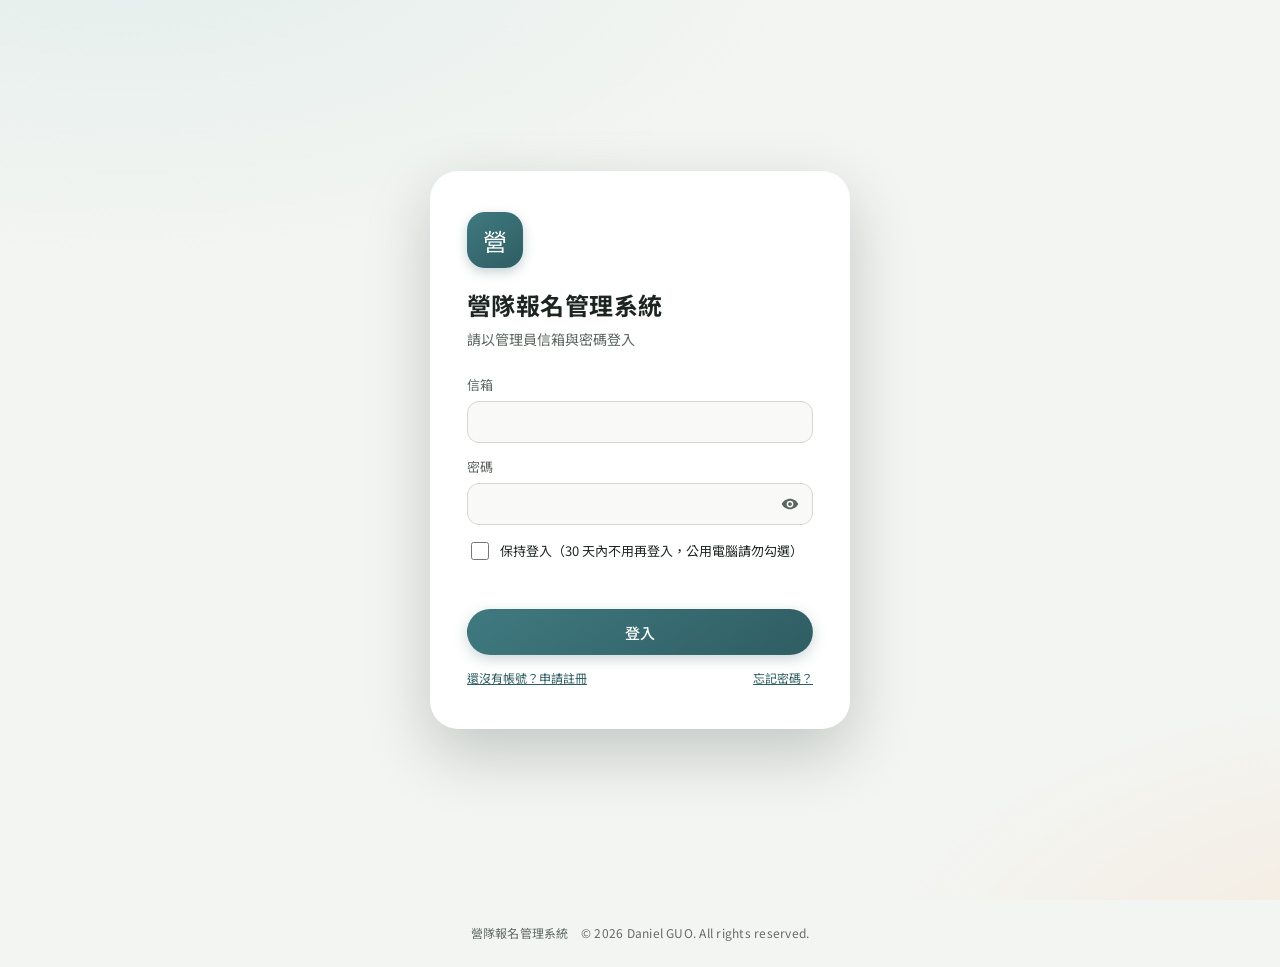
<file: index.html>
<!DOCTYPE html>
<!-- 營隊報名管理系統　© 2026 Daniel GUO. All rights reserved. -->
<html lang="zh-Hant">
<head>
  <meta charset="utf-8">
  <meta name="viewport" content="width=device-width, initial-scale=1">
  <meta name="theme-color" content="#2f5d62">
  <meta name="apple-mobile-web-app-capable" content="yes">
  <meta name="apple-mobile-web-app-title" content="營隊管理">
  <link rel="manifest" href="manifest.webmanifest">
  <link rel="icon" type="image/png" href="icon-192.png">
  <link rel="apple-touch-icon" href="icon-192.png">
  <title>登入｜營隊報名管理</title>
  <script>
    // 已登入（含勾「保持登入」）就直接進選單，不先顯示登入頁；token 失效時選單頁會帶訊息跳回來
    try {
      if ((sessionStorage.getItem('camp_token') || localStorage.getItem('camp_token')) && !/[?&]msg=/.test(location.search)) location.replace('menu.html');
    } catch (e) {}
  </script>
  <link rel="preconnect" href="https://fonts.googleapis.com">
  <link href="https://fonts.googleapis.com/css2?family=Noto+Sans+TC:wght@400;500;700&display=swap" rel="stylesheet">
  <link rel="stylesheet" href="assets/style.css">
  <script src="assets/config.js"></script>
  <script src="assets/app.js"></script>
</head>
<body>
    <div class="login-wrap">
      <form class="card login-card" id="login-form" autocomplete="on">
        <div class="brand-mark">營</div>
        <h1>營隊報名管理系統</h1>
        <p class="muted" style="margin:6px 0 24px">請以管理員信箱與密碼登入</p>
        <div style="display:flex;flex-direction:column;gap:14px">
          <label class="field"><span>信箱</span><input class="input" name="email" type="email" autocomplete="username" required></label>
          <label class="field"><span>密碼</span><input class="input" name="password" type="password" autocomplete="current-password" required></label>
          <label class="check"><input type="checkbox" name="remember"><span>保持登入（30 天內不用再登入，公用電腦請勿勾選）</span></label>
          <div class="small" id="login-error" style="color:var(--bad);min-height:18px"></div>
          <button class="btn primary" type="submit" style="height:42px">登入</button>
          <div class="small muted" style="display:flex;justify-content:space-between;gap:12px;flex-wrap:wrap">
            <a href="register.html">還沒有帳號？申請註冊</a>
            <a href="#" onclick="forgotPassword();return false">忘記密碼？</a>
            <a href="#" class="install-btn hidden" onclick="installApp();return false">安裝到桌面</a>
          </div>
        </div>
      </form>
    </div>
  
  <div id="modal-root"></div>
  <div id="toast-root"></div>
  <script>App.loginPage();</script>
</body>
</html>
</file>
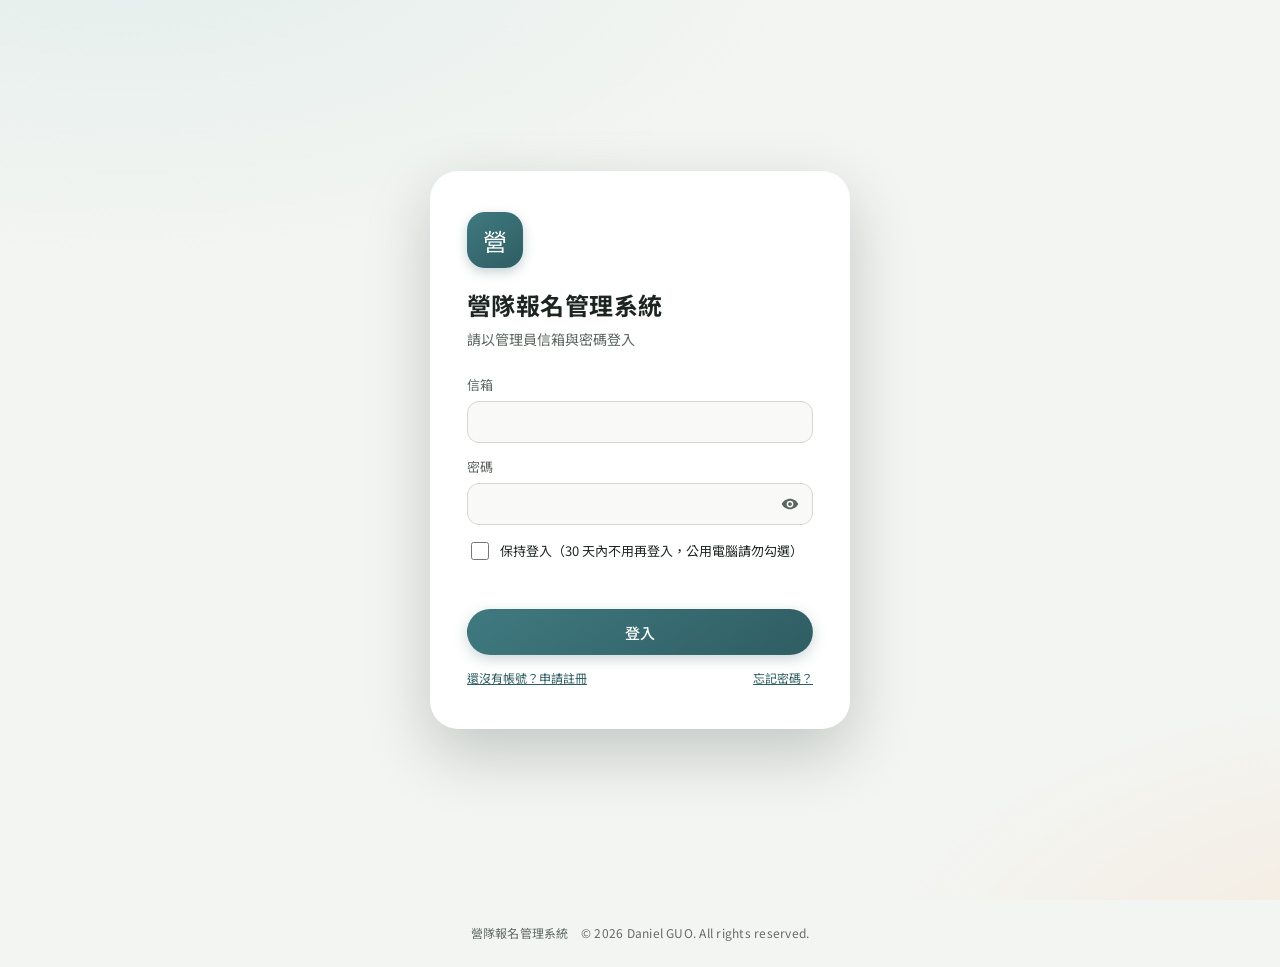
<file: admin.html>
<!DOCTYPE html>
<!-- 營隊報名管理系統　© 2026 Daniel GUO. All rights reserved. -->
<html lang="zh-Hant">
<head>
  <meta charset="utf-8">
  <meta name="viewport" content="width=device-width, initial-scale=1">
  <meta name="theme-color" content="#2f5d62">
  <meta name="apple-mobile-web-app-capable" content="yes">
  <meta name="apple-mobile-web-app-title" content="營隊管理">
  <link rel="manifest" href="manifest.webmanifest">
  <link rel="icon" type="image/png" href="icon-192.png">
  <link rel="apple-touch-icon" href="icon-192.png">
  <title>系統管理｜營隊報名管理</title>
  <link rel="preconnect" href="https://fonts.googleapis.com">
  <link href="https://fonts.googleapis.com/css2?family=Noto+Sans+TC:wght@400;500;700&display=swap" rel="stylesheet">
  <link rel="stylesheet" href="assets/style.css">
  <script src="assets/config.js"></script>
  <script src="assets/app.js"></script>
</head>
<body>
  <main id="app">
<div class="view-admin hidden">
  <div class="page-head">
    <div>
      <h1>系統管理</h1>
      <div class="sub" id="ad-sub"></div>
    </div>
  </div>
  <div class="phone-note">手機版提供瀏覽、核准與人員操作。系統信件範本與預製表單請用電腦編輯。</div>
  <div class="tabs" id="ad-tabs">
    <button type="button" data-tab="staff" class="on">人員</button>
    <button type="button" data-tab="projects">專案</button>
    <button type="button" data-tab="templates" class="desk-only">信件範本</button>
    <button type="button" data-tab="forms" class="desk-only">預製表單</button>
    <button type="button" data-tab="perms">權限與移交</button>
  </div>
  <div id="ad-body"><div class="loading"><div class="spinner"></div>載入中</div></div>
</div>
<div class="loading" id="page-loading"><div class="spinner"></div>載入中</div>
  </main>
  <div id="modal-root"></div>
  <div id="toast-root"></div>
<script>
App.page('admin', function (root, params) {
  var D = null, tab = params.tab || 'staff';
  /** 每個分頁需要的權限（任一項） */
  var TAB_PERMS = { staff: ['approveStaff', 'manageStaff'], projects: ['approveProject', 'projectStatus', 'siteMaint'], templates: ['templates'], forms: ['templates'], perms: ['__root'] };
  function can(k) { return D.me.isRoot || (k !== '__root' && D.me.perms.indexOf(k) >= 0); }
  function tabAllowed(t) { return (TAB_PERMS[t] || []).some(can) && !(isPhone() && (t === 'templates' || t === 'forms')); }   // 手機版不編輯範本與預製表單

  function load() {
    return apiFast('getAdminData', function (d) {
      D = d;
      var first = null;
      $$('#ad-tabs button', root).forEach(function (b) {
        var t = b.getAttribute('data-tab'), okTab = tabAllowed(t);
        b.classList.toggle('hidden', !okTab);
        if (okTab && !first) first = t;
      });
      if (!tabAllowed(tab)) tab = first;
      $$('#ad-tabs button', root).forEach(function (b) { b.classList.toggle('on', b.getAttribute('data-tab') === tab); });
      render();
    }).catch(function (e) { toast(e.message, true); $('#ad-body', root).innerHTML = '<div class="card card-pad empty"></div>'; $('#ad-body .empty', root).textContent = e.message; });
  }

  $$('#ad-tabs button', root).forEach(function (b) {
    b.addEventListener('click', function () {
      tab = b.getAttribute('data-tab');
      $$('#ad-tabs button', root).forEach(function (x) { x.classList.toggle('on', x === b); });
      render();
    });
  });

  function render() {
    $('#ad-sub', root).textContent = '系統帳號：' + D.systemAccount + '　·　今日剩餘寄信額度 ' + D.quota + ' 封';
    var body = $('#ad-body', root);
    body.innerHTML = '';
    if (tab === 'staff') renderStaff(body);
    if (tab === 'projects') renderProjects(body);
    if (tab === 'templates') renderTemplates(body);
    if (tab === 'forms') renderForms(body);
    if (tab === 'perms') renderPerms(body);
  }

  function permLabel(k) { var x = D.permDefs.filter(function (p) { return p.key === k; })[0]; return x ? x.label : k; }

  /* ---------- 人員 ---------- */
  function renderStaff(body) {
    var pending = D.staff.filter(function (s) { return s.applyStatus === '待審核'; });
    if (pending.length && can('approveStaff')) {
      var pc = el('<div class="card" style="margin-bottom:16px"><div class="toolbar"><h3 class="grow">待審核的註冊申請（' + pending.length + '）</h3></div>' +
        '<div class="table-wrap"><table class="simple"><thead><tr><th>名稱</th><th>信箱</th><th>申請說明</th><th>申請時間</th><th></th></tr></thead><tbody></tbody></table></div></div>');
      if (!D.approval.staffApproval) $('.toolbar', pc).insertAdjacentHTML('beforeend', '<span class="small muted">核准設定已關閉，之後的新人員會直接啟用</span>');
      pending.forEach(function (s) {
        var tr = el('<tr><td></td><td></td><td></td><td></td><td style="text-align:right;white-space:nowrap"><button class="btn sm danger" type="button">拒絕</button> <button class="btn sm primary" type="button">核准</button></td></tr>');
        var td = $$('td', tr);
        td[0].textContent = s.name; td[1].textContent = s.email; td[2].textContent = s.applyNote || '—'; td[3].textContent = fmtTime(s.createdAt);
        var b = $$('button', tr);
        b[0].addEventListener('click', function () { rejectApply(s); });
        b[1].addEventListener('click', function () { approveApply(s); });
        $('tbody', pc).appendChild(tr);
      });
      body.appendChild(pc);
    }
    var card = el('<div class="card"><div class="toolbar"><h3 class="grow">管理員</h3>' + (can('manageStaff') ? '<button class="btn primary sm" type="button">新增共同管理員</button>' : '') + '</div>' +
      '<div class="table-wrap"><table class="simple"><thead><tr><th>名稱</th><th>信箱</th><th>角色</th><th>可管理專案</th><th>總管授予的權限</th><th>狀態</th><th></th></tr></thead><tbody></tbody></table></div></div>');
    if (can('manageStaff')) $('.toolbar button', card).addEventListener('click', function () { editStaff(null); });
    var tb = $('tbody', card);
    D.staff.filter(function (s) { return s.applyStatus !== '待審核'; }).forEach(function (s) {
      var tr = el('<tr><td></td><td></td><td></td><td></td><td></td><td></td><td style="text-align:right;white-space:nowrap"></td></tr>');
      var td = $$('td', tr);
      td[0].textContent = s.name;
      td[1].textContent = s.email;
      td[2].innerHTML = '<span class="role-tag' + (s.isOwner ? ' owner' : s.isRoot ? ' root' : '') + '">' + esc(s.role) + '</span>' + (s.isOwner && s.isChief ? '<span class="role-tag root" style="margin-left:4px">協同總管</span>' : '');
      td[3].textContent = s.isRoot || s.perms.indexOf('allProjects') >= 0 ? '全部專案' : (s.projects.join('、') || '—');
      td[4].innerHTML = s.isRoot ? '<span class="small muted">全部</span>' : s.perms.length ? '<div class="perm-tags">' + s.perms.map(function (k) { return '<span class="perm-tag">' + esc(permLabel(k)) + '</span>'; }).join('') + '</div>' : '<span class="small muted">—</span>';
      td[5].innerHTML = (s.applyStatus === '已拒絕' ? '<span class="pill mute">申請未通過</span>' :
        s.enabled ? pill('運作中').replace('運作中', '啟用') : '<span class="pill mute">停用</span>') +
        '<div class="small ' + (s.termsVersion === D.terms.version ? 'muted' : 'warn-text') + '" style="margin-top:4px">' +
        (s.termsVersion ? '同意書第 ' + s.termsVersion + ' 版' + (s.termsVersion === D.terms.version ? '' : '（需重新同意）') : '尚未同意同意書') + '</div>';
      var acts = td[6];
      function btn(label, fn, cls) { var b = el('<button class="btn sm ' + (cls || '') + '" type="button" style="margin-left:6px"></button>'); b.textContent = label; b.addEventListener('click', fn); acts.appendChild(b); }
      // 有授權的人只有總管能停用或重設密碼（避免互相接管）
      var touchable = !s.isRoot && (D.me.isRoot || !s.perms.length || s.email === D.me.email);
      if (D.me.isRoot && !s.isRoot && s.enabled) btn('權限', function () { editPerms(s); });
      if (can('manageStaff') && (!s.isRoot || D.me.isRoot) && (!s.isOwner || D.me.isOwner)) btn('編輯', function () { editStaff(s); });
      if (can('manageStaff') && touchable) btn('重設密碼', function () { resetPw(s); });
      if (s.applyStatus === '已拒絕' && can('approveStaff')) btn('改為核准', function () { approveApply(s); });
      else if (can('manageStaff') && touchable) btn(s.enabled ? '停用' : '啟用', function () { toggleStaff(s); }, s.enabled ? 'danger' : '');
      tb.appendChild(tr);
    });
    body.appendChild(card);
  }

  function editStaff(s) {
    var isNew = !s;
    var form = el('<form style="display:flex;flex-direction:column;gap:14px" onsubmit="return false">' +
      '<label class="field"><span>名稱</span><input class="input" name="name"></label>' +
      '<label class="field"><span>信箱</span><input class="input" name="email" type="email"></label>' +
      (isNew ? '<label class="field"><span>密碼</span><input class="input" name="password" type="password" autocomplete="new-password"><span class="hint">至少 8 個字元</span></label>' : '') +
      (s && s.isRoot ? '<div class="hint">' + (s.isOwner ? esc(D.ownerTitle || '系統終端') : '協同總管') + '只能修改名稱；協同總管要換人請到「權限與移交」。</div>' :
        '<div class="field"><span class="small muted">可管理專案</span><div style="display:flex;flex-direction:column;gap:8px;margin-top:6px">' +
        D.projects.map(function (p) { return '<label class="check"><input type="checkbox" name="proj" value="' + esc(p.prefix) + '"' + (s && s.projects.indexOf(p.prefix) >= 0 ? ' checked' : '') + '><span>' + esc(p.prefix + '　' + p.name) + '</span></label>'; }).join('') +
        '</div></div>') +
      '</form>');
    form.elements.name.value = s ? s.name : '';
    form.elements.email.value = s ? s.email : '';
    if (!isNew) form.elements.email.disabled = true;
    modal({
      title: isNew ? '新增共同管理員' : '編輯管理員', body: form,
      buttons: [{ label: '取消', value: null }, {
        label: '儲存', cls: 'primary',
        // 在視窗內檢查與儲存：錯誤顯示在欄位旁，成功才關閉
        validate: function () {
          clearFieldErrors(form);
          var e = form.elements;
          if (!e.name.value.trim()) { fieldError(e.name, '請填寫名稱'); return false; }
          if (isNew && !/^[^\s@]+@[^\s@]+\.[^\s@]+$/.test(e.email.value.trim())) { fieldError(e.email, '信箱格式不正確'); return false; }
          if (isNew && e.password.value.length < 8) { fieldError(e.password, '密碼至少 8 個字元'); return false; }
          return true;
        },
        value: function () {
          return {
            isNew: isNew, name: form.elements.name.value.trim(), email: form.elements.email.value.trim(),
            password: isNew ? form.elements.password.value : '',
            projects: $$('input[name=proj]:checked', form).map(function (i) { return i.value; })
          };
        },
        run: function (d) { return api('saveStaff', d).then(function () { return d; }); }
      }]
    }).then(function (d) {
      if (!d) return;
      toast('已儲存'); load();
    });
  }

  function approveApply(s) {
    var form = el('<form style="display:flex;flex-direction:column;gap:14px" onsubmit="return false">' +
      '<dl class="kv"><dt>信箱</dt><dd></dd><dt>申請說明</dt><dd></dd></dl>' +
      '<label class="field"><span>名稱</span><input class="input" name="name"></label>' +
      '<div class="field"><span class="small muted">可管理專案（可以之後再用「編輯」調整）</span><div style="display:flex;flex-direction:column;gap:8px;margin-top:6px">' +
      (D.projects.length ? D.projects.filter(function (p) { return p.status !== '未核准'; }).map(function (p) { return '<label class="check"><input type="checkbox" name="proj" value="' + esc(p.prefix) + '"><span>' + esc(p.prefix + '　' + p.name) + '</span></label>'; }).join('') : '<span class="small muted">目前沒有專案</span>') +
      '</div></div></form>');
    var dd = $$('dd', form);
    dd[0].textContent = s.email; dd[1].textContent = s.applyNote || '—';
    form.elements.name.value = s.name;
    modal({
      title: '核准註冊：' + s.name, desc: '核准後此帳號可以登入，只能管理勾選的專案。', body: form,
      buttons: [{ label: '取消', value: null }, { label: '核准', cls: 'primary', value: function () {
        return { name: form.elements.name.value.trim(), projects: $$('input[name=proj]:checked', form).map(function (i) { return i.value; }) };
      }, run: function (d) { return api('approveStaff', s.email, d.projects, d.name).then(function () { return d; }); } }]
    }).then(function (d) {
      if (!d) return;
      toast('已核准 ' + s.name); load();
    });
  }

  function rejectApply(s) {
    formDialog({ title: '拒絕註冊：' + s.name, desc: s.email + '　拒絕後此帳號不能登入，本人可以重新申請。', okLabel: '拒絕', danger: true,
      fields: [{ name: 'reason', label: '原因（只記錄在操作紀錄，不會寄給申請人）', type: 'textarea' }],
      submit: function (v) { return api('rejectStaff', s.email, v.reason).then(function () {}); } })
      .then(function (v) {
        if (!v) return;
        toast('已拒絕'); load();
      });
  }

  function resetPw(s) {
    formDialog({ title: '重設密碼：' + s.name, okLabel: '重設', fields: [{ name: 'pw', label: '新密碼', type: 'password', required: true, hint: '至少 8 個字元，請另行告知本人；本人登入後會被要求改成自己的密碼' }],
      check: function (v) { return v.pw.length < 8 ? { name: 'pw', msg: '密碼至少 8 個字元' } : ''; },
      submit: function (v) { return api('resetStaffPassword', s.email, v.pw).then(function () {}); } })
      .then(function (v) {
        if (!v) return;
        toast('已重設密碼');
      });
  }

  function toggleStaff(s) {
    confirmDialog({ title: (s.enabled ? '停用' : '啟用') + ' ' + s.name, lines: [s.enabled ? '停用後此帳號無法登入' : '啟用後可再次登入'], danger: s.enabled, okLabel: s.enabled ? '停用' : '啟用' })
      .then(function (ok) {
        if (!ok) return;
        withBusy(api('setStaffEnabled', s.email, !s.enabled)).then(function () { toast('已更新'); load(); }).catch(function (e) { toast(e.message, true); });
      });
  }

  /* ---------- 專案 ---------- */
  function renderProjects(body) {
    var pend = D.projects.filter(function (p) { return p.status === '待核准'; });
    if (can('approveProject')) {
      var pc = el('<div class="card" style="margin-bottom:16px"><div class="toolbar"><div class="grow"><h3 style="margin:0">待核准的新專案（' + pend.length + '）</h3>' +
        '<div class="small muted">' + (D.approval.projectApproval ? '共同管理建立的專案核准後才開始收報名、寄信。' : '核准設定已關閉，之後的新專案會直接運作。') + '</div></div></div>' +
        '<div class="table-wrap"><table class="simple"><thead><tr><th>專案</th><th>營期</th><th>招生</th><th>建立者</th><th></th></tr></thead><tbody></tbody></table></div></div>');
      var ptb = $('tbody', pc);
      pend.forEach(function (p) {
        var tr = el('<tr><td><b></b><div class="small muted"></div></td><td></td><td></td><td></td><td style="text-align:right;white-space:nowrap"><button class="btn sm danger" type="button">退回</button> <button class="btn sm primary" type="button">核准</button></td></tr>');
        var td = $$('td', tr);
        $('b', td[0]).textContent = p.prefix + '　' + p.name;
        $('.small', td[0]).textContent = '表單：' + ((p.review && p.review.formTitle) || p.formUrl || '');
        td[1].textContent = fmtDate(p.start) + ' – ' + fmtDate(p.end);
        td[2].textContent = (p.regStart ? fmtDate(p.regStart) : '不限') + ' – ' + (p.regEnd ? fmtDate(p.regEnd) : '未定') + '，上限 ' + p.capacity + ' 人，原價 ' + p.price;
        td[3].innerHTML = esc(p.createdBy) + '<div class="small muted">' + esc(fmtTime(p.createdAt)) + '</div>';
        var b = $$('button', tr);
        b[0].addEventListener('click', function () { rejectProj(p); });
        b[1].addEventListener('click', function () { approveProj(p); });
        ptb.appendChild(tr);
      });
      if (!pend.length) ptb.innerHTML = '<tr><td colspan="5"><div class="empty">目前沒有待核准的專案</div></td></tr>';
      body.appendChild(pc);
    }
    if (!can('projectStatus') && !can('siteMaint')) return;
    var g = el('<div class="card card-pad" style="margin-bottom:16px"><div class="row"><div class="grow"><h3>停止全部專案</h3>' +
      '<div class="small muted">開啟後所有專案只能瀏覽：不抄寫新回覆、不寄信、不可修改。</div></div>' +
      '<button class="switch' + (D.globalStop ? ' on' : '') + '" type="button"></button></div></div>');
    $('.switch', g).addEventListener('click', function () {
      var on = !D.globalStop;
      confirmDialog({ title: on ? '停止全部專案' : '恢復全部專案', lines: on ? ['所有專案立即停止運作，只能瀏覽'] : ['恢復各專案原本的狀態'], danger: on, okLabel: on ? '全部停止' : '恢復' })
        .then(function (ok) {
          if (!ok) return;
          withBusy(api('setGlobalStop', on)).then(function () { toast(on ? '已停止全部專案' : '已恢復'); load(); }).catch(function (e) { toast(e.message, true); });
        });
    });
    if (can('projectStatus')) body.appendChild(g);

    var paused = D.sitePaused || {};
    var m = el('<div class="card card-pad" style="margin-bottom:16px"><div class="row"><div class="grow"><h3>全站維護</h3>' +
      '<div class="small muted">勾選要暫停的服務後按「套用」。暫停期間學員仍可填表，回覆會排隊，恢復後依提交時間補處理，不會遺失。' +
      (D.siteMaint && D.siteMaintBy ? '<br>目前由 ' + esc(D.siteMaintBy.split(' ')[0]) + ' 於 ' + esc(fmtTime(D.siteMaintBy.split(' ')[1])) + ' 設定。' : '') + '</div></div>' +
      '<span class="pill ' + (D.siteMaint ? 'warn' : 'ok') + '">' + (D.siteMaint ? '維護中' : '全部運作') + '</span></div>' +
      '<div class="maint-grid"></div>' +
      '<div class="row" style="justify-content:flex-end;gap:8px;margin-top:12px">' +
      (D.siteMaint ? '<button class="btn" type="button" data-act="resume">全部恢復</button>' : '') +
      '<button class="btn primary" type="button" data-act="apply">套用</button></div></div>');
    var grid = $('.maint-grid', m);
    (D.siteServices || []).forEach(function (x) {
      // 尚未開啟維護時，預設只勾「非總管登入」
      var checked = D.siteMaint ? !!paused[x.key] : x.key === 'login';
      var it = el('<label class="maint-item"><input type="checkbox"><span><b></b><span class="small muted"></span></span></label>');
      $('input', it).value = x.key; $('input', it).checked = checked;
      $('b', it).textContent = x.label; $('.small', it).textContent = x.desc;
      if (paused[x.key]) it.classList.add('paused');
      grid.appendChild(it);
    });
    function applyMaint(want) {
      var on = [], off = [];
      (D.siteServices || []).forEach(function (x) {
        if (want[x.key] && !paused[x.key]) on.push(x.label);
        if (!want[x.key] && paused[x.key]) off.push(x.label);
      });
      if (!on.length && !off.length) { toast('設定沒有變更'); return; }
      var lines = [];
      if (on.length) lines.push('暫停：' + on.join('、'));
      if (off.length) lines.push('恢復：' + off.join('、'));
      if (want.login && !paused.login) lines.push('總管以外的人立即無法登入，已登入的人會被登出（含保持登入）');
      if (!want.intake && paused.intake) lines.push('排隊中的表單回覆會立刻依提交時間補處理');
      confirmDialog({ title: '全站維護', lines: lines, danger: on.length > 0, okLabel: '套用' }).then(function (ok) {
        if (!ok) return;
        withBusy(api('setSiteMaintenance', want)).then(function (r) {
          toast('已套用' + (r && r.caughtUp ? '，補處理 ' + r.caughtUp + ' 筆排隊回覆' : ''));
          location.href = 'admin.html?tab=projects';
        }).catch(function (e) { toast(e.message, true); });
      });
    }
    $('[data-act=apply]', m).addEventListener('click', function () {
      var want = {};
      $$('input', grid).forEach(function (i) { if (i.checked) want[i.value] = true; });
      applyMaint(want);
    });
    if (D.siteMaint) $('[data-act=resume]', m).addEventListener('click', function () { applyMaint({}); });
    if (can('siteMaint')) body.appendChild(m);
    if (!can('projectStatus')) return;

    var card = el('<div class="card"><div class="table-wrap"><table class="simple"><thead><tr><th>專案代碼</th><th>營隊名稱</th><th>營期</th><th>設定狀態</th><th>實際狀態</th><th></th></tr></thead><tbody></tbody></table></div></div>');
    var tb = $('tbody', card);
    D.projects.forEach(function (p) {
      var tr = el('<tr><td></td><td></td><td></td><td></td><td></td><td style="text-align:right;white-space:nowrap"></td></tr>');
      var td = $$('td', tr);
      td[0].textContent = p.prefix;
      td[1].textContent = p.name;
      td[2].textContent = fmtDate(p.start) + ' – ' + fmtDate(p.end);
      td[3].innerHTML = pill(p.status) + (p.maintBy ? '<div class="small muted">' + esc(p.maintBy) + '</div>' : '');
      td[4].innerHTML = pill(p.effective);
      function btn(label, fn, cls) { var b = el('<button class="btn sm ' + (cls || '') + '" type="button" style="margin-left:6px"></button>'); b.textContent = label; b.addEventListener('click', fn); td[5].appendChild(b); }
      if (p.canOpen) btn('開啟', function () { go('students', { prefix: p.prefix, title: p.name }); });
      if (p.status !== '已封存' && p.status !== '待核准' && p.status !== '未核准') {
        if (p.status === '已停止') btn('恢復運作', function () { setStatus(p, '運作中'); });
        else btn('停止專案', function () { setStatus(p, '已停止'); }, 'danger');
        btn('封存', function () { archive(p); }, 'danger');
      }
      tb.appendChild(tr);
    });
    if (!D.projects.length) tb.innerHTML = '<tr><td colspan="6"><div class="empty">尚無專案</div></td></tr>';
    body.appendChild(card);
  }

  function approveProj(p) {
    confirmDialog({ title: '核准新專案：' + p.name, lines: ['專案代碼 ' + p.prefix + '，建立者 ' + p.createdBy, '核准後立即掛上表單觸發器、開始收報名與寄信',
      '表單上既有的回覆會匯入' + (p.review && p.review.notifyExisting ? '並寄出通知' : '，不寄通知'), '建立者會收到核准通知'], okLabel: '核准' })
      .then(function (ok) {
        if (!ok) return;
        withBusy(api('approveProject', p.prefix)).then(function (r) { toast('已核准' + (r.imported ? '，匯入 ' + r.imported + ' 筆回覆' : '')); load(); }).catch(function (e) { toast(e.message, true); });
      });
  }

  function rejectProj(p) {
    formDialog({ title: '退回新專案：' + p.name, desc: '退回後專案改為「未核准」，建立者會收到通知，可以修改後用同一個代碼重新送出。', okLabel: '退回', danger: true,
      fields: [{ name: 'reason', label: '原因（會寄給建立者）', type: 'textarea' }],
      submit: function (v) { return api('rejectProject', p.prefix, v.reason).then(function () {}); } })
      .then(function (v) {
        if (!v) return;
        toast('已退回'); load();
      });
  }

  function setStatus(p, status) {
    var stop = status === '已停止';
    confirmDialog({ title: (stop ? '停止專案：' : '恢復專案：') + p.name, lines: stop ? ['停止後此專案只能瀏覽，不抄寫新回覆、不寄信'] : ['恢復為運作中'], danger: stop, okLabel: stop ? '停止' : '恢復' })
      .then(function (ok) {
        if (!ok) return;
        withBusy(api('setProjectStatus', p.prefix, status)).then(function () { toast('已更新'); load(); }).catch(function (e) { toast(e.message, true); });
      });
  }

  function archive(p) {
    confirmDialog({ title: '封存專案：' + p.name, lines: ['移除表單觸發器，不再抄寫新回覆', '隱藏並保護「' + p.prefix + '_」開頭的所有活頁', '封存後只能瀏覽，無法恢復運作'], danger: true, okLabel: '封存' })
      .then(function (ok) {
        if (!ok) return;
        withBusy(api('archiveProject', p.prefix)).then(function () { toast('已封存'); load(); }).catch(function (e) { toast(e.message, true); });
      });
  }

  /* ---------- 信件範本 ---------- */
  function editTemplate(t) {
    openTemplateEditor(t, {
      headerColor: D.defaultHeaderColor,
      footer: D.mailFooter, footerWhere: '系統管理 → 信件範本最下方；各專案也可在專案設定改', sigWhere: '各專案可在專案設定 → 信件署名改',
      // 在視窗內存檔：失敗時錯誤顯示在視窗裡，內容不會不見
      onSave: function (v) { return api('saveTemplate', t.code, v.subject, v.body, { footer: v.footer, signature: v.signature, headerColor: v.headerColor }).then(function () {}); }
    }).then(function (v) {
      if (!v) return;
      toast('範本已儲存'); load();
    });
  }

  function renderPresets(body) {
    var defs = D.presetDefs || [];
    var card = el('<div class="card" style="margin-top:16px"><div class="toolbar"><div class="grow"><h3 style="margin:0">常用清單</h3><div class="small muted">管理者執行匯款異常、取消報名等操作時，點一下就能填入，不用每次打字。每行一項。</div></div>' +
      '<button class="btn primary" type="button">儲存清單</button></div><div class="preset-list"></div></div>');
    var list = $('.preset-list', card);
    defs.forEach(function (d) {
      var f = el('<label class="field"><span></span><textarea class="input"></textarea></label>');
      $('span', f).textContent = d.label;
      $('textarea', f).name = d.key;
      $('textarea', f).value = (D.presets[d.key] || []).join('\n');
      list.appendChild(f);
    });
    $('button', card).addEventListener('click', function () {
      var out = {};
      defs.forEach(function (d) { out[d.key] = $('[name=' + d.key + ']', card).value.split('\n').map(function (x) { return x.trim(); }).filter(String); });
      withBusy(api('savePresets', out)).then(function () { toast('常用清單已儲存'); load(); }).catch(function (e) { toast(e.message, true); });
    });
    body.appendChild(card);
  }

  /** 系統預設的信件附註：每封信最後的灰色小字；各專案可自訂或不加 */
  function renderFooter(body) {
    var card = el('<div class="card card-pad" style="margin-top:16px"><div class="row"><div class="grow"><h3 style="margin:0">信件附註（系統預設）</h3>' +
      '<div class="small muted">每封信內容之後、署名之前，以分隔線隔開的灰色小字。各專案可在「專案設定 → 信件附註」改成自己的或不加；清空表示預設不加附註。</div></div></div>' +
      '<div class="field" style="margin-top:12px"><textarea class="input" rows="5"></textarea></div>' +
      '<div class="row" style="justify-content:flex-end;gap:8px;margin-top:10px"><button class="btn ghost" type="button" data-a="dflt">填入原始預設</button><button class="btn primary" type="button" data-a="save">儲存附註</button></div></div>');
    var ta = $('textarea', card);
    ta.value = D.mailFooter || '';
    var ed = chipEditor(ta);
    ta.parentNode.insertBefore(formatToolbar(ed, { vars: true }), ta);
    $('[data-a=dflt]', card).addEventListener('click', function () { ed.value = D.mailFooterDefault; });
    $('[data-a=save]', card).addEventListener('click', function () {
      withBusy(api('saveMailFooter', ed.value)).then(function (r) { toast(r ? '信件附註已儲存' : '內容沒有變更'); load(); }).catch(function (e) { toast(e.message, true); });
    });
    body.appendChild(card);
  }

  function renderTemplates(body) {
    var card = el('<div class="card"><div class="toolbar"><div class="grow small muted">這裡是系統預設範本，所有專案共用；各專案可在「報名與學員管理 → 信件範本」複製一份直接修改（例如加上飯店、總召資訊）。</div></div>' +
      '<table class="simple"><thead><tr><th>通知</th><th>主旨</th><th></th></tr></thead><tbody></tbody></table></div>');
    var tb = $('tbody', card);
    D.templates.forEach(function (t) {
      var tr = el('<tr><td></td><td></td><td style="text-align:right"><button class="btn sm" type="button">編輯</button></td></tr>');
      $$('td', tr)[0].innerHTML = '<span class="tpl-dot" style="background:' + (normHex(t.headerColor) || D.defaultHeaderColor || '#2f5d62') + '"></span>' + esc(t.name);
      $$('td', tr)[1].textContent = t.subject;
      $('button', tr).addEventListener('click', function () { editTemplate(t); });
      tb.appendChild(tr);
    });
    body.appendChild(card);
    renderFooter(body);
    renderPresets(body);
  }

  /** 預製表單的系統預設：各專案沒改的就用這裡的內容 */
  function renderForms(body) {
    var card = el('<div class="card"><div class="toolbar"><div class="grow"><h3 style="margin:0">預製表單（系統預設）</h3>' +
      '<div class="small muted">學員不用登入，輸入姓名與身分證字號就能填的表單。信件放 <code>{{匯款回報按鈕}}</code> 等變數會出現置中的按鈕。所有專案共用這份；各專案可在學員管理頁的「預製表單」改成自己的內容或關閉，彼此不影響。</div>' +
      '<div class="small" style="margin-top:6px"></div></div></div>' +
      '<table class="simple"><thead><tr><th>表單</th><th>標題</th><th>信裡的按鈕</th><th></th></tr></thead><tbody></tbody></table></div>');
    $('.toolbar .small:last-child', card).innerHTML = D.siteUrl ? '按鈕連到：<code>' + esc(D.siteUrl) + 'form.html</code>'
      : '<span style="color:var(--warn)">還沒記錄網站網址：總管登入一次前端網站就會自動記下，之後信裡才會出現表單按鈕。</span>';
    var tb = $('tbody', card);
    (D.forms || []).forEach(function (f) {
      var changed = (f.fields || ['title', 'intro', 'done', 'button']).some(function (k) { return f[k] !== f.factory[k]; });
      var tr = el('<tr><td></td><td></td><td></td><td style="text-align:right;white-space:nowrap"><button class="btn sm ghost" type="button" data-a="reset">恢復原廠</button> <button class="btn sm" type="button" data-a="edit">編輯</button></td></tr>');
      $$('td', tr)[0].textContent = f.name;
      $$('td', tr)[1].textContent = f.title;
      $$('td', tr)[2].textContent = f.button;
      if (!changed) $('[data-a=reset]', tr).remove();
      $('[data-a=edit]', tr).addEventListener('click', function () {
        openFormEditor(f, '所有專案共用；專案自己改過的內容不受影響。').then(function (v) {
          if (!v) return;
          withBusy(api('saveFormDefaults', f.kind, v)).then(function () { toast('已儲存「' + f.name + '」'); load(); }).catch(function (e) { toast(e.message, true); });
        });
      });
      if (changed) $('[data-a=reset]', tr).addEventListener('click', function () {
        confirmDialog({ title: '恢復「' + f.name + '」的原廠內容？', lines: ['標題、說明、送出後訊息、按鈕文字都改回系統一開始的內容'], okLabel: '恢復' }).then(function (ok) {
          if (ok) withBusy(api('saveFormDefaults', f.kind, null)).then(function () { toast('已恢復原廠內容'); load(); }).catch(function (e) { toast(e.message, true); });
        });
      });
      tb.appendChild(tr);
    });
    body.appendChild(card);
  }

  /* ---------- 權限與移交（總管與系統終端） ---------- */
  function editPerms(s) {
    var form = el('<form class="perm-form" onsubmit="return false"></form>');
    D.permDefs.forEach(function (x) {
      var it = el('<label class="maint-item"><input type="checkbox" name="perm"><span><b></b><span class="small muted"></span></span></label>');
      $('input', it).value = x.key; $('input', it).checked = s.perms.indexOf(x.key) >= 0;
      $('b', it).textContent = x.label; $('.small', it).textContent = x.desc;
      form.appendChild(it);
    });
    modal({
      title: '授予權限：' + s.name, desc: s.email + '　授予、移交總管與核准設定只有總管可以做；每一項變更都會記錄。', body: form, cls: 'wide',
      buttons: [{ label: '取消', value: null }, { label: '儲存', cls: 'primary', value: function () { return $$('input[name=perm]:checked', form).map(function (i) { return i.value; }); } }]
    }).then(function (perms) {
      if (!perms) return;
      withBusy(api('setStaffPerms', s.email, perms)).then(function (r) {
        var msg = [];
        if (r.added.length) msg.push('授予：' + r.added.join('、'));
        if (r.removed.length) msg.push('收回：' + r.removed.join('、'));
        toast(msg.join('；') || '權限沒有變更'); load();
      }).catch(function (e) { toast(e.message, true); });
    });
  }

  function renderPerms(body) {
    var ac = el('<div class="card card-pad" style="margin-bottom:16px"><h3>核准設定</h3><div class="small muted" style="margin-bottom:12px">決定新人員、新專案是否要先經過核准。總管與有「核准人員」「核准新專案」權限的人，自己新增的不用等核准。</div><div class="approval-list"></div></div>');
    var list = $('.approval-list', ac);
    D.approvalDefs.forEach(function (x) {
      var on = !!D.approval[x.key];
      var row = el('<div class="row approval-row"><div class="grow"><b></b><div class="small muted"></div></div><button class="switch' + (on ? ' on' : '') + '" type="button"></button></div>');
      $('b', row).textContent = x.label; $('.small', row).textContent = x.desc;
      $('.switch', row).setAttribute('aria-label', x.label);
      $('.switch', row).addEventListener('click', function () {
        var d = {}; d[x.key] = !on;
        confirmDialog({ title: (on ? '關閉：' : '開啟：') + x.label, lines: [x.desc], okLabel: on ? '關閉' : '開啟', danger: on && x.key !== 'coCreate' })
          .then(function (ok) {
            if (!ok) return;
            withBusy(api('setApprovalSettings', d)).then(function () { toast('已更新'); load(); }).catch(function (e) { toast(e.message, true); });
          });
      });
      list.appendChild(row);
    });
    body.appendChild(ac);

    var co = D.staff.filter(function (s) { return !s.isRoot && s.enabled; });
    var pc = el('<div class="card" style="margin-bottom:16px"><div class="toolbar"><div class="grow"><h3 style="margin:0">授予權限</h3><div class="small muted">把總管的部分功能交給信任的共同管理。點「設定」逐項勾選。</div></div></div>' +
      '<div class="table-wrap"><table class="simple perm-matrix"><thead><tr><th>人員</th>' + D.permDefs.map(function (x) { return '<th title="' + esc(x.desc) + '">' + esc(x.label) + '</th>'; }).join('') + '<th></th></tr></thead><tbody></tbody></table></div></div>');
    var tb = $('tbody', pc);
    co.forEach(function (s) {
      var tr = el('<tr><td><b></b><div class="small muted"></div></td>' + D.permDefs.map(function (x) { return '<td class="perm-cell">' + (s.perms.indexOf(x.key) >= 0 ? '<span class="perm-yes" aria-label="有">●</span>' : '<span class="muted" aria-label="無">·</span>') + '</td>'; }).join('') +
        '<td style="text-align:right"><button class="btn sm" type="button">設定</button></td></tr>');
      $('b', tr).textContent = s.name; $('.small', tr).textContent = s.email;
      $('button', tr).addEventListener('click', function () { editPerms(s); });
      tb.appendChild(tr);
    });
    if (!co.length) tb.innerHTML = '<tr><td colspan="' + (D.permDefs.length + 2) + '"><div class="empty">還沒有已啟用的共同管理員</div></td></tr>';
    body.appendChild(pc);

    var tm = el('<div class="card card-pad" style="margin-bottom:16px"><div class="row"><div class="grow"><h3 style="margin:0">聲明同意書</h3>' +
      '<div class="small muted">註冊時必須閱讀並勾選；已有帳號的人登入後也會被要求同意。修改內容後版本加一，所有人下次使用時要重新同意。</div></div>' +
      '<span class="pill brand">第 ' + D.terms.version + ' 版' + (D.terms.isDefault ? '（預設內容）' : '') + '</span></div>' +
      '<label class="field" style="margin-top:12px"><span>標題：' + esc(D.terms.title) + '</span><textarea class="input terms-edit" rows="14"></textarea></label>' +
      '<div class="row" style="justify-content:flex-end;margin-top:10px"><button class="btn primary" type="button">儲存為新版本</button></div></div>');
    $('textarea', tm).value = D.terms.text;
    $('button', tm).addEventListener('click', function () {
      var text = $('textarea', tm).value;
      if (text.trim() === D.terms.text.trim()) { toast('內容沒有變更'); return; }
      confirmDialog({ title: '儲存聲明同意書第 ' + (D.terms.version + 1) + ' 版', lines: ['所有人（包含你）下次使用時都要重新閱讀並同意', '修改前後的內容會記錄在操作紀錄'], okLabel: '儲存' })
        .then(function (ok) {
          if (!ok) return;
          withBusy(api('saveTerms', text)).then(function (r) { toast('已儲存為第 ' + r.version + ' 版'); location.reload(); }).catch(function (e) { toast(e.message, true); });
        });
    });
    body.appendChild(tm);

    var OWN = D.ownerTitle || '系統終端';
    var chief = D.staff.filter(function (s) { return s.isChief; })[0];
    var owner = D.staff.filter(function (s) { return s.isOwner; })[0];
    var desc, btns;
    if (D.me.isOwner && D.me.isChief) {
      desc = '你是' + OWN + '，目前也擔任協同總管。可以把協同總管交給另一位管理員負責日常管理；你仍保有全部權限，隨時可以收回。雙方都會收到通知信，並記錄在操作紀錄。';
      btns = '<button class="btn danger" type="button" data-t="give">指派協同總管…</button>';
    } else if (D.me.isOwner) {
      desc = '目前的協同總管是 ' + (chief ? chief.name + '（' + chief.email + '）' : '（未指定）') + '。你是' + OWN + '，不受移交影響、保有全部權限，可以隨時收回協同總管或改指派給其他人。';
      btns = '<button class="btn" type="button" data-t="give">改指派…</button><button class="btn danger" type="button" data-t="reclaim">收回協同總管…</button>';
    } else {
      desc = '把協同總管交給另一位已啟用的管理員。移交後你會變成共同管理，系統管理的功能改由對方使用；雙方都會收到通知信，並記錄在操作紀錄。' +
        (owner ? OWN + ' ' + owner.name + ' 不受影響，隨時可以收回協同總管。' : '');
      btns = '<button class="btn danger" type="button" data-t="give">移交協同總管…</button>';
    }
    var tc = el('<div class="card card-pad transfer-card"><h3>' + (D.me.isOwner ? '協同總管指派' : '移交協同總管') + '</h3><div class="small muted" style="margin-bottom:12px"></div>' +
      '<div class="row" style="justify-content:flex-end;gap:8px">' + btns + '</div></div>');
    $('.small', tc).textContent = desc;
    $$('[data-t]', tc).forEach(function (b) { b.addEventListener('click', function () { transfer(b.getAttribute('data-t'), chief); }); });
    body.appendChild(tc);
    body.appendChild(interactSysCard());
  }

  /** 營隊互動系統的系統連線：互動系統建立營隊時可以直接選這裡的專案，串接設定自動寫好 */
  function interactSysCard() {
    var c = el('<div class="card card-pad" style="margin-top:16px"><h3>營隊互動系統連線</h3><div class="small muted" style="margin-bottom:12px">產生系統連線金鑰，貼到營隊互動系統「我的營隊 → 報名後台連線」。之後互動系統建立營隊時可以直接選這裡的專案，名稱、營期、小隊數與串接設定會自動帶過去，不用兩邊複製貼上。互動系統只拿得到專案的代碼、名稱、營期、小隊數，學員資料一樣只有代碼、姓名、小隊、房間；另外會同步專輔隨輔與分房。</div><div class="isys-state small"></div><div class="isys-key"></div><div class="row" style="justify-content:flex-end;gap:8px"></div></div>');
    function draw(st) {
      $('.isys-state', c).textContent = st.set ? '已產生（' + fmtTime(st.at) + '）。金鑰內容看不到；遺失時重新產生，再貼到互動系統。' : '還沒有產生。';
      var btns = $('.row', c);
      btns.innerHTML = (st.set ? '<button class="btn ghost" type="button" data-k="clear">刪除金鑰</button>' : '') + '<button class="btn primary" type="button" data-k="new">' + (st.set ? '重新產生' : '產生系統連線金鑰') + '</button>';
      $('[data-k=new]', btns).addEventListener('click', function () {
        (st.set ? confirmDialog({ title: '重新產生系統連線金鑰？', lines: ['舊金鑰立刻失效，互動系統要貼上新的金鑰才能再讀到專案清單。已經串接好的營隊不受影響。'], okLabel: '重新產生' }) : Promise.resolve(true)).then(function (ok) {
          if (!ok) return;
          withBusy(api('newInteractSys')).then(function (r) {
            draw(r);
            var box = el('<div class="card card-pad" style="margin:12px 0;background:var(--brand-soft, #eef4f1)"><b>系統連線金鑰（只顯示這一次）</b><div style="font-family:ui-monospace,Menlo,monospace;font-size:16px;word-break:break-all;margin:8px 0"></div><button class="btn sm" type="button">複製</button></div>');
            $('div', box).textContent = r.key;
            $('button', box).addEventListener('click', function () { (navigator.clipboard ? navigator.clipboard.writeText(r.key) : Promise.reject()).then(function () { toast('已複製'); }).catch(function () { prompt('系統連線金鑰', r.key); }); });
            var k = $('.isys-key', c); k.innerHTML = ''; k.appendChild(box);
          }).catch(function (e) { toast(e.message, true); });
        });
      });
      var cl = $('[data-k=clear]', btns);
      if (cl) cl.addEventListener('click', function () {
        confirmDialog({ title: '刪除系統連線金鑰？', lines: ['互動系統就讀不到專案清單，也不能自動串接。已經串接好的營隊不受影響。'], danger: true, okLabel: '刪除' }).then(function (ok) {
          if (ok) withBusy(api('newInteractSys', true)).then(function (r) { $('.isys-key', c).innerHTML = ''; draw(r); toast('已刪除'); }).catch(function (e) { toast(e.message, true); });
        });
      });
    }
    api('getInteractSys').then(draw).catch(function (e) { $('.isys-state', c).textContent = e.message; });
    return c;
  }

  function transfer(mode, chief) {
    var OWN = D.ownerTitle || '系統終端';
    function done(msg) {
      toast(msg);
      if (D.me.isOwner) load(); else setTimeout(function () { go('menu'); }, 1200);
    }
    if (mode === 'reclaim') {
      var other = chief && !chief.isOwner ? chief : null;
      formDialog({
        title: '收回協同總管', desc: '收回後你會重新擔任協同總管' + (other ? '，' + other.name + ' 改為共同管理' : '') + '。雙方都會收到通知信。', okLabel: '收回協同總管', danger: true,
        fields: (other ? [{ name: 'keep', label: other.name + ' 改為共同管理後，仍可以管理所有現有專案', type: 'checkbox', value: true }] : [])
          .concat([{ name: 'pw', label: '再輸入一次你的密碼', type: 'password', required: true }]),
        submit: function (v) { return api('transferRoot', D.me.email, v.pw, !!v.keep).then(function () {}); }
      }).then(function (v) {
        if (!v) return;
        done('已收回協同總管');
      });
      return;
    }
    var co = D.staff.filter(function (s) { return !s.isRoot && s.enabled; });
    if (!co.length) { toast('沒有可以指派的對象，請先新增並啟用一位共同管理員', true); return; }
    var keepLabel = D.me.isOwner
      ? (chief && !chief.isOwner ? '原協同總管 ' + chief.name + ' 改為共同管理後，仍可以管理所有現有專案' : null)
      : '移交後我仍可以管理所有現有專案';
    var fields = [{ name: 'to', label: '新協同總管', type: 'select', options: co.map(function (s) { return { value: s.email, label: s.name + '（' + s.email + '）' }; }), required: true }];
    if (keepLabel) fields.push({ name: 'keep', label: keepLabel, type: 'checkbox', value: true });
    fields.push({ name: 'pw', label: '再輸入一次你的密碼', type: 'password', required: true });
    formDialog({
      title: D.me.isOwner ? '指派協同總管' : '移交協同總管',
      desc: '這個操作會立即生效。' + (D.me.isOwner ? '你仍是' + OWN + '，隨時可以收回。' : OWN + '隨時可以收回協同總管。'),
      okLabel: '確認', danger: true, fields: fields
    }).then(function (v) {
      if (!v) return;
      var t = co.filter(function (s) { return s.email === v.to; })[0];
      var lines = [t.email + ' 會成為協同總管'];
      if (!D.me.isOwner) lines.push('你會改為共同管理' + (v.keep ? '，保留所有現有專案' : ''), '系統管理頁面會關閉，回到功能選單');
      else if (chief && !chief.isOwner) lines.push(chief.name + ' 改為共同管理' + (v.keep ? '，保留所有現有專案' : ''));
      else lines.push('你仍是' + OWN + '，保有全部權限');
      confirmDialog({ title: '確定把協同總管交給 ' + t.name + '？', lines: lines, danger: true, okLabel: '確認' })
        .then(function (ok) {
          if (!ok) return;
          withBusy(api('transferRoot', v.to, v.pw, !!v.keep)).then(function () { done('協同總管已交給 ' + t.name); }).catch(function (e) { toast(e.message, true); });
        });
    });
  }

  load();
});
</script>
</body>
</html>
</file>
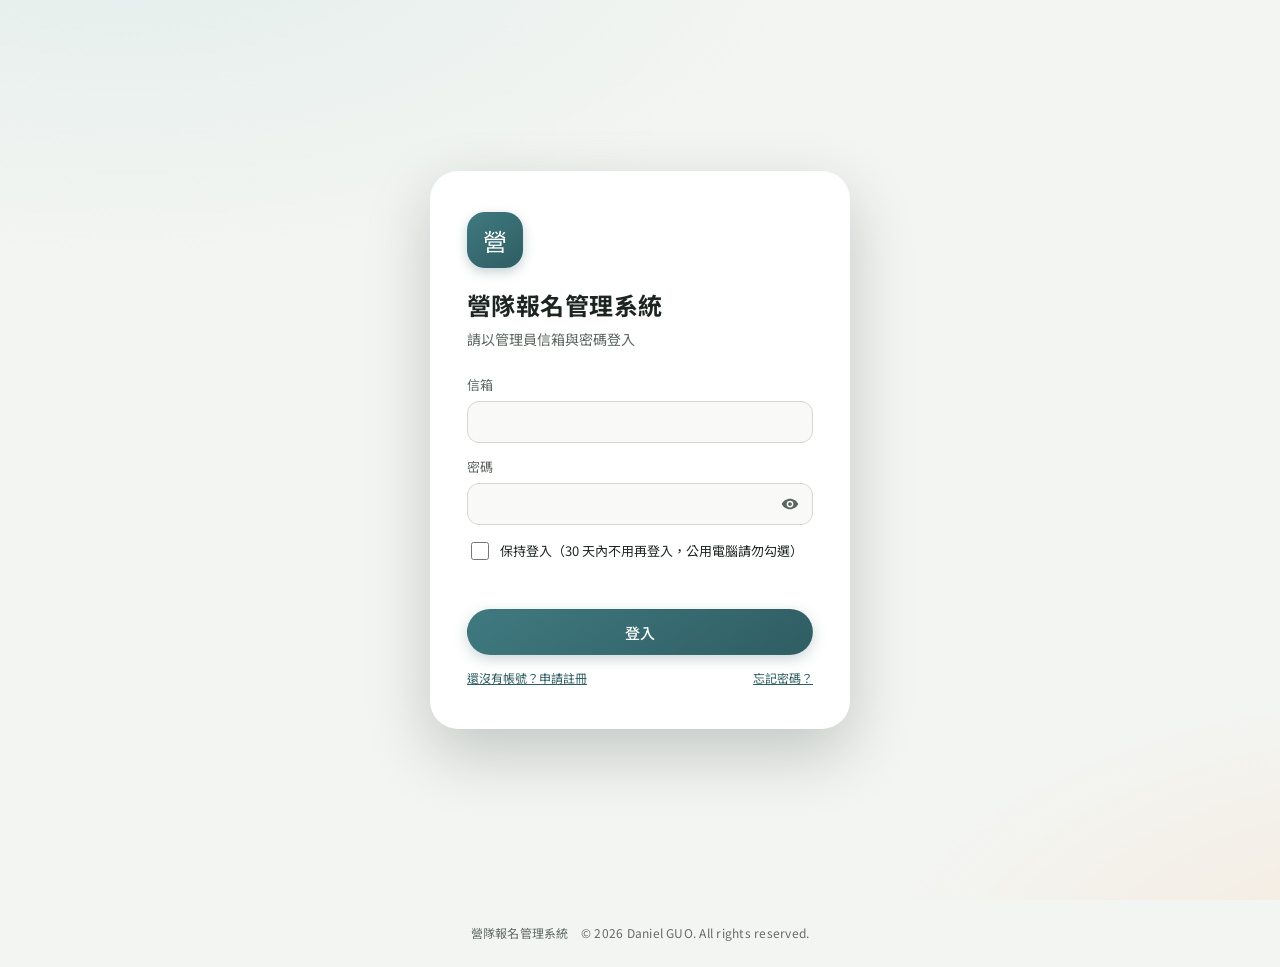
<file: checkin.html>
<!DOCTYPE html>
<!-- 營隊報名管理系統　© 2026 Daniel GUO. All rights reserved. -->
<html lang="zh-Hant">
<head>
  <meta charset="utf-8">
  <meta name="viewport" content="width=device-width, initial-scale=1">
  <meta name="theme-color" content="#2f5d62">
  <meta name="apple-mobile-web-app-capable" content="yes">
  <meta name="apple-mobile-web-app-title" content="營隊管理">
  <link rel="manifest" href="manifest.webmanifest">
  <link rel="icon" type="image/png" href="icon-192.png">
  <link rel="apple-touch-icon" href="icon-192.png">
  <title>報到模式｜營隊報名管理</title>
  <link rel="preconnect" href="https://fonts.googleapis.com">
  <link href="https://fonts.googleapis.com/css2?family=Noto+Sans+TC:wght@400;500;700&display=swap" rel="stylesheet">
  <link rel="stylesheet" href="assets/style.css">
  <script src="assets/config.js"></script>
  <script src="assets/app.js"></script>
  <script src="assets/loading.js"></script>
  <style>
    /* 報到模式：管理員用手機掃學員專區的 QR code 報到 */
    .ck-wrap { max-width: 720px; margin: 0 auto; display: flex; flex-direction: column; gap: 14px; }
    .ck-mode { display: flex; align-items: center; gap: 10px; flex-wrap: wrap; padding: 12px 16px; border-radius: var(--radius, 16px); font-weight: 700; background: #e4efe6; color: #2f6a45; }
    .ck-mode.trial { background: repeating-linear-gradient(-45deg, #fff1d6, #fff1d6 14px, #ffe6b3 14px, #ffe6b3 28px); color: #8a5300; border: 2px dashed #e0a030; }
    .ck-mode .grow { flex: 1 1 auto; min-width: 0; }
    .ck-mode small { display: block; font-weight: 400; font-size: 12.5px; opacity: .9; }
    .ck-count { display: grid; grid-template-columns: repeat(3, minmax(0, 1fr)); gap: 8px; }
    .ck-count div { padding: 10px 12px; border-radius: 12px; background: var(--surface); box-shadow: var(--shadow); text-align: center; }
    .ck-count b { display: block; font-size: 26px; line-height: 1.2; font-variant-numeric: tabular-nums; }
    .ck-count span { font-size: 12.5px; color: var(--text-2); }
    .ck-cam { position: relative; border-radius: 16px; overflow: hidden; background: #111; aspect-ratio: 4 / 3; max-height: 60vh; }
    .ck-cam video { width: 100%; height: 100%; object-fit: cover; display: block; }
    .ck-cam .ck-aim { position: absolute; inset: 18% 22%; border: 3px solid rgba(255, 255, 255, .85); border-radius: 18px; box-shadow: 0 0 0 999px rgba(0, 0, 0, .25); pointer-events: none; }
    .ck-cam .ck-tip { position: absolute; left: 0; right: 0; bottom: 10px; text-align: center; color: #fff; font-size: 13px; text-shadow: 0 1px 2px #000; }
    .ck-res { padding: 18px; border-radius: 16px; background: var(--surface); box-shadow: var(--shadow); display: flex; flex-direction: column; gap: 10px; border: 3px solid transparent; }
    .ck-res.ok { border-color: #2e7d32; }
    .ck-res.dup { border-color: #ef6c00; }
    .ck-res.bad { border-color: var(--bad, #b3261e); }
    .ck-res h2 { margin: 0; font-size: 26px; }
    .ck-res .ck-big { font-size: 18px; font-weight: 700; }
    .ck-facts { display: flex; gap: 8px; flex-wrap: wrap; }
    .ck-facts span { padding: 4px 12px; border-radius: 999px; background: var(--surface-2); font-size: 14px; }
    .ck-warn { padding: 8px 12px; border-radius: 10px; background: var(--bad-soft, #fdecea); color: var(--bad, #b3261e); font-size: 14px; line-height: 1.6; }
    .ck-note { padding: 8px 12px; border-radius: 10px; background: var(--warn-soft, #fff4e0); color: var(--warn, #8a5300); font-size: 14px; line-height: 1.6; }
    .ck-acts { display: flex; gap: 8px; flex-wrap: wrap; }
    .ck-acts .btn { height: 46px; padding: 0 22px; font-size: 16px; }
    .ck-queue { padding: 12px 14px; border-radius: 12px; background: var(--bad-soft, #fdecea); color: var(--bad, #b3261e); display: flex; gap: 10px; align-items: center; flex-wrap: wrap; font-size: 14px; }
    .ck-queue.busy { background: var(--surface-2); color: var(--text-2); }
    .ck-list { display: flex; flex-direction: column; }
    .ck-row { display: flex; gap: 10px; align-items: center; padding: 10px 4px; border-bottom: 1px solid var(--line); cursor: pointer; }
    .ck-row:last-child { border-bottom: 0; }
    .ck-row b { flex: 1 1 auto; min-width: 0; }
    .ck-row .small { white-space: nowrap; }
    .ck-grp { margin: 12px 0 2px; font-size: 13px; font-weight: 700; color: var(--text-2); }
    .ck-tabs { display: flex; gap: 6px; flex-wrap: wrap; align-items: center; }
  </style>
</head>
<body>
  <main id="app">
<div class="view-checkin hidden">
  <div class="ck-wrap">
    <div class="page-head" style="margin-bottom:0">
      <div class="grow"><h1>報到模式</h1><div class="sub">掃描學員專區的報到 QR code，或用姓名、電話搜尋後手動報到</div></div>
    </div>
    <label class="field"><span>專案</span><select class="input" id="ck-project"></select></label>
    <div id="ck-body" class="hidden" style="display:flex;flex-direction:column;gap:14px">
      <div class="ck-mode" id="ck-mode"></div>
      <div id="ck-queue"></div>
      <div class="ck-count" id="ck-count"></div>
      <div class="card card-pad" style="display:flex;flex-direction:column;gap:12px">
        <div class="row wrap" style="gap:8px">
          <button class="btn primary" type="button" id="ck-cam-btn" style="height:44px">開始掃描</button>
          <span class="small muted" id="ck-cam-state"></span>
        </div>
        <div class="ck-cam hidden" id="ck-cam"><video playsinline muted></video><div class="ck-aim"></div><div class="ck-tip">把 QR code 對準框內</div></div>
        <div id="ck-camhelp"></div>
        <div id="ck-res"></div>
        <label class="field"><span>找不到 QR code：輸入姓名或電話</span><input class="input" id="ck-search" placeholder="例如 王小明、0912…" autocomplete="off"></label>
        <div class="ck-list" id="ck-found"></div>
      </div>
      <div class="card card-pad">
        <div class="ck-tabs">
          <div class="chips" id="ck-tabs"></div>
          <span class="spacer"></span>
          <select class="input hidden" id="ck-squad" aria-label="依小隊篩選" style="max-width:160px"></select>
        </div>
        <div class="ck-list" id="ck-list"></div>
      </div>
      <div class="small muted" id="ck-sync"></div>
    </div>
  </div>
</div>
<div class="loading" id="page-loading"><div class="spinner"></div>載入中</div>
  </main>
  <div id="modal-root"></div>
  <div id="toast-root"></div>
<script>
App.page('checkin', function (root, params) {
  var prefix = '';
  var D = null;                 // checkinData 的結果
  var trial = false;            // 試跑模式
  var tab = 'todo';             // 名單：todo 未到、done 已到
  var squadSel = '';
  var paused = false, lastCode = '', lastAt = 0;
  var stream = null, timer = null, detector = null, canvas = null;
  var video = $('#ck-cam video', root);
  var QKEY = 'camp-checkin-queue';

  /* ---------- 報到先在手機通過，資料存在這支手機排隊，背景一筆一筆送到後端 ----------
   * 伺服器用 rid 判斷是不是同一筆，重送不會變成重複報到。關掉頁面也不會遺失，下次打開會接著送。 */
  var PKEY = 'camp-checkin-problems';
  function queue() { try { return JSON.parse(localStorage.getItem(QKEY) || '[]'); } catch (e) { return []; } }
  function setQueue(q) { try { localStorage.setItem(QKEY, JSON.stringify(q)); } catch (e) {} drawQueue(); }
  function problems() { try { return JSON.parse(localStorage.getItem(PKEY) || '[]'); } catch (e) { return []; } }
  function setProblems(q) { try { localStorage.setItem(PKEY, JSON.stringify(q)); } catch (e) {} drawQueue(); }
  function dropItem(rid) { setQueue(queue().filter(function (x) { return x.rid !== rid; })); }
  var netDown = false;          // 上一次送出是網路問題
  function drawQueue() {
    var q = queue().filter(function (x) { return x.prefix === prefix; }), box = $('#ck-queue', root);
    var bad = problems().filter(function (x) { return x.prefix === prefix; });
    box.innerHTML = (q.length ? '<div class="ck-queue' + (netDown ? '' : ' busy') + '"><b class="grow">' + (netDown ? q.length + ' 筆報到還沒送出（網路不穩，會自動重送）：' : '背景送出中 ' + q.length + ' 筆：') + esc(q.map(function (x) { return x.name; }).join('、')) + '</b>' + (netDown ? '<button class="btn sm" type="button" data-a="resend">重送</button>' : '') + '</div>' : '') +
      (bad.length ? '<div class="ck-queue"><div class="grow"><b>' + bad.length + ' 筆報到被後端退回，請找本人確認：</b>' + bad.map(function (x) { return '<div>' + esc(x.name + '：' + x.msg) + '</div>'; }).join('') + '</div><button class="btn sm" type="button" data-a="ack">知道了</button></div>' : '');
    if ($('[data-a=resend]', box)) $('[data-a=resend]', box).addEventListener('click', function () { flush(true); });
    if ($('[data-a=ack]', box)) $('[data-a=ack]', box).addEventListener('click', function () { setProblems(problems().filter(function (x) { return x.prefix !== prefix; })); });
  }
  var flushing = false, sendingRid = '';
  /** 一次送一筆，送完再拿下一筆（排隊中途新增的也會接著送）；網路不通就停，等網路恢復或 20 秒後再試 */
  function flush(manual) {
    if (flushing) return;
    var it = queue().filter(function (x) { return x.prefix === prefix; })[0];
    if (!it) { if (netDown) { netDown = false; drawQueue(); } return; }
    flushing = true; sendingRid = it.rid;
    api('checkinScan', it.prefix, it.by, { trial: it.trial, rid: it.rid }).then(function (r) {
      netDown = false;
      if (r.result === 'blocked') addProblem(it, r.message.replace(/^目前是/, '後端顯示目前是'));
      else apply(r.student);   // ok 或 dup（已經有人幫他報到）都算完成
      dropItem(it.rid);
      return true;
    }, function (e) {
      if (isNetErr(e) || isRetry(e)) { netDown = true; drawQueue(); if (manual) toast('還是連不上，請確認網路後再按重送', true); return false; }
      addProblem(it, e.message);
      dropItem(it.rid);
      return true;
    }).then(function (more) {
      flushing = false; sendingRid = '';
      if (D) render();
      if (more) flush();
    });
  }
  function addProblem(it, msg) {
    setProblems(problems().concat([{ prefix: it.prefix, name: it.name, msg: msg, t: Date.now() }]));
    toast(it.name + ' 的報到被退回：' + msg, true);
    if (navigator.vibrate) navigator.vibrate([80, 60, 80]);
  }
  function isNetErr(e) { return /無法連線|連線失敗/.test(e.message); }
  function isRetry(e) { return /稍後再試|lock|逾時|timed? ?out|too many/i.test(e.message); }
  window.addEventListener('online', function () { flush(); });
  setInterval(function () { if (navigator.onLine !== false) flush(); }, 20000);

  /* ---------- 專案與名單 ---------- */
  api('listProjects').then(function (r) {
    var sel = $('#ck-project', root);
    sel.appendChild(new Option('請選擇專案', ''));
    r.projects.filter(function (p) { return p.effective !== '已封存'; }).forEach(function (p) { sel.appendChild(new Option(p.prefix + '　' + p.name + (p.readOnly ? '（' + p.effective + '）' : ''), p.prefix)); });
    if (params.prefix) { sel.value = params.prefix; choose(params.prefix); }
  }).catch(function (e) { toast(e.message, true); });
  $('#ck-project', root).addEventListener('change', function (e) { choose(e.target.value); });

  function choose(p) {
    prefix = p; D = null;
    $('#ck-res', root).innerHTML = '';
    $('#ck-body', root).classList.toggle('hidden', !p);
    if (!p) return;
    history.replaceState(null, '', 'checkin.html?prefix=' + encodeURIComponent(p));
    load(true).then(function () { flush(); });   // 上次沒送完的接著送
  }

  function load(first) {
    var want = prefix;
    return apiFast('checkinData', want, function (d) {
      if (want !== prefix) return;
      D = d;
      if (first) {
        trial = d.trialDefault || d.readOnly; first = false;
        if (d.readOnly) toast('專案目前是「' + d.effective + '」，只能瀏覽，不能報到', true);
      }
      $('#ck-sync', root).textContent = '名單更新：' + fmtTime(new Date().toISOString()) + '（每 20 秒自動更新）';
      render();
    }).catch(function (e) { $('#ck-sync', root).textContent = '名單更新失敗：' + e.message + '（畫面上是上次的名單）'; });
  }
  setInterval(function () { if (prefix && !document.hidden && !$('#busy-veil')) load(); }, 20000);

  function slot(s) { return trial ? s.trial : s.real; }
  function pendingIds() { var m = {}; queue().forEach(function (x) { if (x.prefix === prefix && x.trial === trial && x.id) m[x.id] = true; }); return m; }
  function apply(st) {
    if (!D || !st) return;
    D.students.forEach(function (x, i) { if (x.id === st.id) D.students[i] = st; });
  }
  function squadText(s) { return s.squad === '' ? '未分隊' : '第 ' + s.squad + ' 隊'; }

  function render() {
    if (!D) return;
    var pend = pendingIds();
    var mode = $('#ck-mode', root);
    mode.className = 'ck-mode' + (trial ? ' trial' : '');
    mode.innerHTML = '<div class="grow">' + (trial ? '試跑中' : '正式報到') + '<small>' + (trial ? '試跑紀錄不算正式報到，可以隨時清除；營期前請用試跑確認流程。' : '每筆報到會寫進學員的狀態紀錄與操作紀錄。') + '</small></div>' +
      (trial ? '<button class="btn sm" type="button" data-a="clear">清除試跑紀錄</button>' : '') +
      '<label class="check"><input type="checkbox" data-a="trial"' + (trial ? ' checked' : '') + (D.readOnly ? ' disabled' : '') + '><span>試跑模式</span></label>';
    $('[data-a=trial]', mode).addEventListener('change', function (e) { switchMode(e.target.checked); });
    if ($('[data-a=clear]', mode)) $('[data-a=clear]', mode).addEventListener('click', clearTrial);
    var all = D.students, done = all.filter(function (s) { return slot(s) || pend[s.id]; });
    $('#ck-count', root).innerHTML = '<div><b>' + done.length + '</b><span>已到</span></div><div><b>' + (all.length - done.length) + '</b><span>未到</span></div><div><b>' + all.length + '</b><span>應到</span></div>';
    var tabs = $('#ck-tabs', root);
    tabs.innerHTML = '';
    [['todo', '未到 ' + (all.length - done.length)], ['done', '已到 ' + done.length]].forEach(function (t) {
      var c = el('<button class="chip' + (tab === t[0] ? ' on' : '') + '" type="button"></button>');
      c.textContent = t[1];
      c.addEventListener('click', function () { tab = t[0]; render(); });
      tabs.appendChild(c);
    });
    var sq = $('#ck-squad', root);
    sq.classList.toggle('hidden', !(D.project.squads > 0));
    if (D.project.squads > 0) {
      var opts = '<option value="">全部小隊</option>';
      for (var q = 1; q <= D.project.squads; q++) opts += '<option value="' + q + '">第 ' + q + ' 隊</option>';
      sq.innerHTML = opts + '<option value="0">未分隊</option>';
      sq.value = squadSel;
    }
    var list = all.filter(function (s) { return (tab === 'done') === !!(slot(s) || pend[s.id]); })
      .filter(function (s) { return !squadSel || (squadSel === '0' ? s.squad === '' : String(s.squad) === squadSel); });
    list.sort(function (a, b) { return (a.squad === '' ? 999 : a.squad) - (b.squad === '' ? 999 : b.squad) || a.name.localeCompare(b.name, 'zh-Hant'); });
    var box = $('#ck-list', root), last = null;
    box.innerHTML = list.length ? '' : '<div class="small muted" style="padding:12px 4px">' + (tab === 'todo' ? '全部都到了' : '還沒有人報到') + '</div>';
    list.forEach(function (s) {
      if (D.project.squads > 0 && s.squad !== last) { box.appendChild(el('<div class="ck-grp">' + esc(squadText(s)) + '</div>')); last = s.squad; }
      box.appendChild(rowEl(s, pend[s.id], true));
    });
    drawQueue();
    search();
  }
  $('#ck-squad', root).addEventListener('change', function (e) { squadSel = e.target.value; render(); });

  function rowEl(s, isPend, grouped) {
    var r = el('<div class="ck-row"><b></b><span class="small muted"></span></div>');
    $('b', r).textContent = s.name;
    var at = slot(s);
    $('span', r).textContent = isPend ? '送出中' : at ? fmtTime(at.t).slice(-5) + ' 報到' : [D.project.squads > 0 && grouped ? '' : D.project.squads > 0 ? squadText(s) : '', s.room ? '房 ' + s.room : '', s.warns.length ? '有警示' : ''].filter(String).join('・');
    r.addEventListener('click', function () { show(s); });
    return r;
  }

  function switchMode(on) {
    if (!on && D.trialDefault) {
      confirmDialog({ title: '切換到正式報到？', lines: ['還沒到營期（' + D.project.start + ' 開始），建議先用試跑模式', '正式報到會寫進學員的狀態紀錄'], okLabel: '切換到正式報到' }).then(function (ok) {
        if (ok) { trial = false; $('#ck-res', root).innerHTML = ''; render(); } else render();
      });
      return;
    }
    trial = on; $('#ck-res', root).innerHTML = ''; render();
  }

  function clearTrial() {
    var n = D.students.filter(function (s) { return s.trial; }).length;
    confirmDialog({ title: '清除試跑紀錄？', lines: ['會清除這個專案所有試跑報到（目前 ' + n + ' 筆）', '正式報到的紀錄不受影響'], okLabel: '清除', danger: true }).then(function (ok) {
      if (!ok) return;
      withBusy(api('checkinClearTrial', prefix)).then(function (r) { toast('已清除 ' + r.cleared + ' 筆試跑紀錄'); $('#ck-res', root).innerHTML = ''; return load(); }).catch(function (e) { toast(e.message, true); });
    });
  }

  /* ---------- 搜尋 ---------- */
  function search() {
    var q = $('#ck-search', root).value.trim(), box = $('#ck-found', root);
    box.innerHTML = '';
    if (!q || !D) return;
    var digits = q.replace(/\D/g, ''), key = q.replace(/\s/g, '').toLowerCase();
    var hit = D.students.filter(function (s) {
      return s.name.replace(/\s/g, '').toLowerCase().indexOf(key) >= 0 || (digits.length >= 3 && s.phones.some(function (p) { return p.indexOf(digits) >= 0; }));
    }).slice(0, 20);
    if (!hit.length) { box.innerHTML = '<div class="small muted" style="padding:8px 4px">報到名單裡找不到（候補、取消、申請取消的人不在名單裡）</div>'; return; }
    var pend = pendingIds();
    hit.forEach(function (s) { box.appendChild(rowEl(s, pend[s.id])); });
  }
  $('#ck-search', root).addEventListener('input', search);

  /* ---------- 結果卡片：確認後才報到 ---------- */
  function show(s, by, msg) {
    paused = true;
    var at = slot(s), pend = pendingIds()[s.id];
    var box = $('#ck-res', root);
    var res = el('<div class="ck-res' + (at || pend ? ' dup' : '') + '"></div>');
    res.innerHTML = '<div class="row"><h2 class="grow"></h2><span class="tag">' + esc(s.status) + '</span></div>' +
      '<div class="ck-facts">' + (D.project.squads > 0 ? '<span>' + esc(squadText(s)) + '</span>' : '') + (s.room ? '<span>房號 ' + esc(s.room) + '</span>' : '') + (s.transport ? '<span>交通：' + esc(s.transport) + '</span>' : '') +
      (D.consentOn && !s.warns.some(function (w) { return /^同意書/.test(w); }) ? '<span>同意書：' + esc(s.consent) + '</span>' : '') + '</div>' +
      s.warns.map(function (w) { return '<div class="ck-warn">' + esc(w) + '</div>'; }).join('') +
      s.notes.map(function (w) { return '<div class="ck-note">' + esc(w) + '</div>'; }).join('') +
      (msg ? '<div class="ck-warn">' + esc(msg) + '</div>' : '') +
      (at ? '<div class="ck-big" style="color:#ef6c00">已經' + (trial ? '試跑' : '') + '報到過：' + esc(fmtTime(at.t)) + '（' + esc(at.name) + '）</div>' : pend ? '<div class="ck-big" style="color:#2e7d32">' + (trial ? '已試跑報到' : '已報到') + '（背景送出中）</div>' : '') +
      '<div class="ck-acts">' + (at ? '<button class="btn danger" type="button" data-a="undo">取消這筆報到</button>' : pend ? '<button class="btn danger" type="button" data-a="unq">取消這筆報到</button>' : '<button class="btn primary" type="button" data-a="go">' + (trial ? '試跑報到' : '報到') + '</button>') +
      '<button class="btn" type="button" data-a="close">' + (at || pend ? '繼續掃描' : '取消') + '</button></div>';
    $('h2', res).textContent = s.name;
    box.innerHTML = ''; box.appendChild(res);
    res.scrollIntoView({ behavior: 'smooth', block: 'nearest' });
    $('[data-a=close]', res).addEventListener('click', closeRes);
    if ($('[data-a=go]', res)) $('[data-a=go]', res).addEventListener('click', function () { doCheckin(s, by || { id: s.id }, res); });
    if ($('[data-a=unq]', res)) $('[data-a=unq]', res).addEventListener('click', function () {
      // 還在排隊：直接從這支手機拿掉；正在送出的那一筆要等送完，再用一般的取消報到
      var it = queue().filter(function (x) { return x.prefix === prefix && x.id === s.id && x.trial === trial; })[0];
      if (!it) { closeRes(); render(); return; }
      if (it.rid === sendingRid) { toast('這筆正在送出，請等一下再按取消', true); return; }
      dropItem(it.rid); toast('已取消 ' + s.name + ' 的報到（還沒送出，不會寫入紀錄）'); closeRes(); render();
    });
    if ($('[data-a=undo]', res)) $('[data-a=undo]', res).addEventListener('click', function () {
      confirmDialog({ title: '取消 ' + s.name + ' 的' + (trial ? '試跑' : '') + '報到？', lines: ['掃錯人或按錯時使用', trial ? '只影響試跑紀錄' : '會寫進學員的狀態紀錄'], okLabel: '取消報到', danger: true }).then(function (ok) {
        if (!ok) return;
        withBusy(api('checkinUndo', prefix, s.id, trial)).then(function (r) { if (r.student) apply(r.student); toast('已取消 ' + s.name + ' 的報到'); closeRes(); render(); }).catch(function (e) { toast(e.message, true); });
      });
    });
  }
  function closeRes() { $('#ck-res', root).innerHTML = ''; paused = false; lastCode = ''; }

  /** 按下報到：馬上在這支手機算完成，資料排進背景佇列慢慢送（不等後端回應） */
  function doCheckin(s, by, res) {
    var rid = Date.now().toString(36) + Math.random().toString(36).slice(2, 8);
    setQueue(queue().concat([{ prefix: prefix, by: by, id: s.id, name: s.name, trial: trial, rid: rid, t: Date.now() }]));
    res.className = 'ck-res ok';
    res.querySelector('.ck-acts').innerHTML = '<div class="ck-big" style="color:#2e7d32">' + (trial ? '試跑報到完成' : '報到完成') + '</div>';
    if (navigator.vibrate) navigator.vibrate(60);
    render();
    setTimeout(function () { if ($('#ck-res .ck-res.ok', root) === res) closeRes(); }, 900);
    flush();
  }

  /** 掃到的內容：CK1.專案代碼.學員ID.簽章（簽章由伺服器驗證） */
  function onCode(text) {
    var now = Date.now();
    if (paused || (text === lastCode && now - lastAt < 3000)) return;
    lastCode = text; lastAt = now;
    if (navigator.vibrate) navigator.vibrate(30);
    var m = String(text).trim().match(/^CK1\.([A-Za-z0-9]+)\.([A-Za-z0-9]+)\.[A-Za-z0-9_-]+$/);
    if (!m) { toast('這不是報到 QR code', true); return; }
    if (m[1] !== prefix) { toast('這是其他專案（' + m[1] + '）的報到 QR code，請確認上方選的專案', true); return; }
    var s = D && D.students.filter(function (x) { return x.id === m[2]; })[0];
    if (s) { show(s, { code: text }); return; }
    // 名單裡沒有：可能是剛錄取（名單還沒更新）或已取消，問伺服器
    paused = true;
    load().then(function () {
      var s2 = D && D.students.filter(function (x) { return x.id === m[2]; })[0];
      if (s2) { show(s2, { code: text }); return; }
      return api('checkinScan', prefix, { code: text }, { trial: trial }).then(function (r) {
        if (r.result === 'blocked') toast(r.student.name + r.message, true);
        else { apply(r.student); render(); }
      }).catch(function (e) { toast(e.message, true); }).then(function () { paused = false; });
    });
  }
  App.checkinCode = onCode;   // 測試用：直接送入掃到的內容

  /* ---------- 相機：有 BarcodeDetector 就用，沒有就載入內附的 jsQR 解碼 ---------- */
  function getDecoder() {
    if (window.BarcodeDetector && BarcodeDetector.getSupportedFormats) {
      return BarcodeDetector.getSupportedFormats().then(function (f) { return f.indexOf('qr_code') >= 0 ? new BarcodeDetector({ formats: ['qr_code'] }) : null; }).catch(function () { return null; })
        .then(function (d) { return d || loadJsqr(); });
    }
    return loadJsqr();
  }
  function loadJsqr() {
    if (window.jsQR) return Promise.resolve(null);
    return new Promise(function (ok, bad) {
      var sc = document.createElement('script');
      sc.src = 'assets/jsqr.min.js';
      sc.onload = function () { ok(null); };
      sc.onerror = function () { bad(new Error('QR 解碼程式載入失敗，請用姓名搜尋報到')); };
      document.head.appendChild(sc);
    });
  }
  function tick() {
    if (paused || !stream || video.readyState < 2) return;
    if (detector) {
      detector.detect(video).then(function (codes) { if (codes && codes[0]) onCode(codes[0].rawValue); }).catch(function () {});
      return;
    }
    if (!window.jsQR) return;
    var w = video.videoWidth, h = video.videoHeight, k = Math.min(1, 640 / Math.max(w, h));
    canvas = canvas || document.createElement('canvas');
    canvas.width = Math.round(w * k); canvas.height = Math.round(h * k);
    var c = canvas.getContext('2d', { willReadFrequently: true });
    c.drawImage(video, 0, 0, canvas.width, canvas.height);
    var img = c.getImageData(0, 0, canvas.width, canvas.height);
    var r = window.jsQR(img.data, img.width, img.height, { inversionAttempts: 'dontInvert' });
    if (r && r.data) onCode(r.data);
  }
  function stopCam() {
    if (timer) clearInterval(timer);
    timer = null;
    if (stream) stream.getTracks().forEach(function (t) { t.stop(); });
    stream = null;
    $('#ck-cam', root).classList.add('hidden');
    $('#ck-cam-btn', root).textContent = '開始掃描';
    $('#ck-cam-state', root).textContent = '';
  }
  $('#ck-cam-btn', root).addEventListener('click', function () {
    if (stream) { stopCam(); return; }
    if (!navigator.mediaDevices || !navigator.mediaDevices.getUserMedia) { toast('這個瀏覽器不能使用相機（需要 https），請用姓名或電話搜尋', true); return; }
    $('#ck-cam-state', root).textContent = '開啟相機中…';
    Promise.all([navigator.mediaDevices.getUserMedia({ video: { facingMode: 'environment' }, audio: false }), getDecoder()]).then(function (x) {
      stream = x[0]; detector = x[1];
      video.srcObject = stream;
      return video.play();
    }).then(function () {
      $('#ck-cam', root).classList.remove('hidden');
      $('#ck-camhelp', root).innerHTML = '';
      $('#ck-cam-btn', root).textContent = '停止掃描';
      $('#ck-cam-state', root).textContent = detector ? '' : '（使用內附解碼器）';
      timer = setInterval(tick, 200);
    }).catch(function (e) {
      stopCam();
      var denied = /Permission|NotAllowed/i.test(e.name || e.message);
      toast(denied ? '沒有相機權限，請看下方說明' : '無法開啟相機：' + e.message, true);
      if (denied) camHelp();
    });
  });
  /** 沒有相機權限時的說明；從主畫面捷徑或 LINE 打開時，相機權限跟瀏覽器分開，改用瀏覽器開最穩 */
  function camHelp() {
    var box = $('#ck-camhelp', root), app = inAppBrowser();
    var standalone = window.navigator.standalone === true || (window.matchMedia && matchMedia('(display-mode: standalone)').matches);
    var why = app ? '你正在用 ' + app + ' 的內建瀏覽器，它通常不能用相機。請點右上角選「用瀏覽器開啟」，或複製網址貼到 Safari／Chrome。'
      : standalone ? '從主畫面捷徑打開時，iPhone 用的是獨立的網頁 App，Safari／Chrome 的相機設定管不到它。請複製網址，貼到 Safari 或 Chrome 打開，跳出詢問時按「允許」。想繼續用捷徑的話，刪掉捷徑重新加入，再按「開始掃描」時選「允許」。'
      : '請在瀏覽器的網站設定把「相機」改成允許（Safari：網址列左邊的「ㄚA」→ 網站設定 → 相機），再重新整理。';
    box.innerHTML = '<div class="small" style="padding:12px 14px;border-radius:12px;background:var(--warn-soft,#fdf3dc);line-height:1.7;display:flex;flex-direction:column;gap:8px;align-items:flex-start">' +
      '<span></span><button class="btn sm" type="button">複製報到頁網址</button><span class="muted">也可以直接用下方的姓名或電話搜尋報到。</span></div>';
    box.querySelector('span').textContent = why;
    box.querySelector('button').addEventListener('click', function () { copyBtn(this, location.origin + location.pathname + (prefix ? '?prefix=' + encodeURIComponent(prefix) : '')); });
  }
  document.addEventListener('visibilitychange', function () { if (document.hidden && stream) stopCam(); });
});
</script>
</body>
</html>
</file>
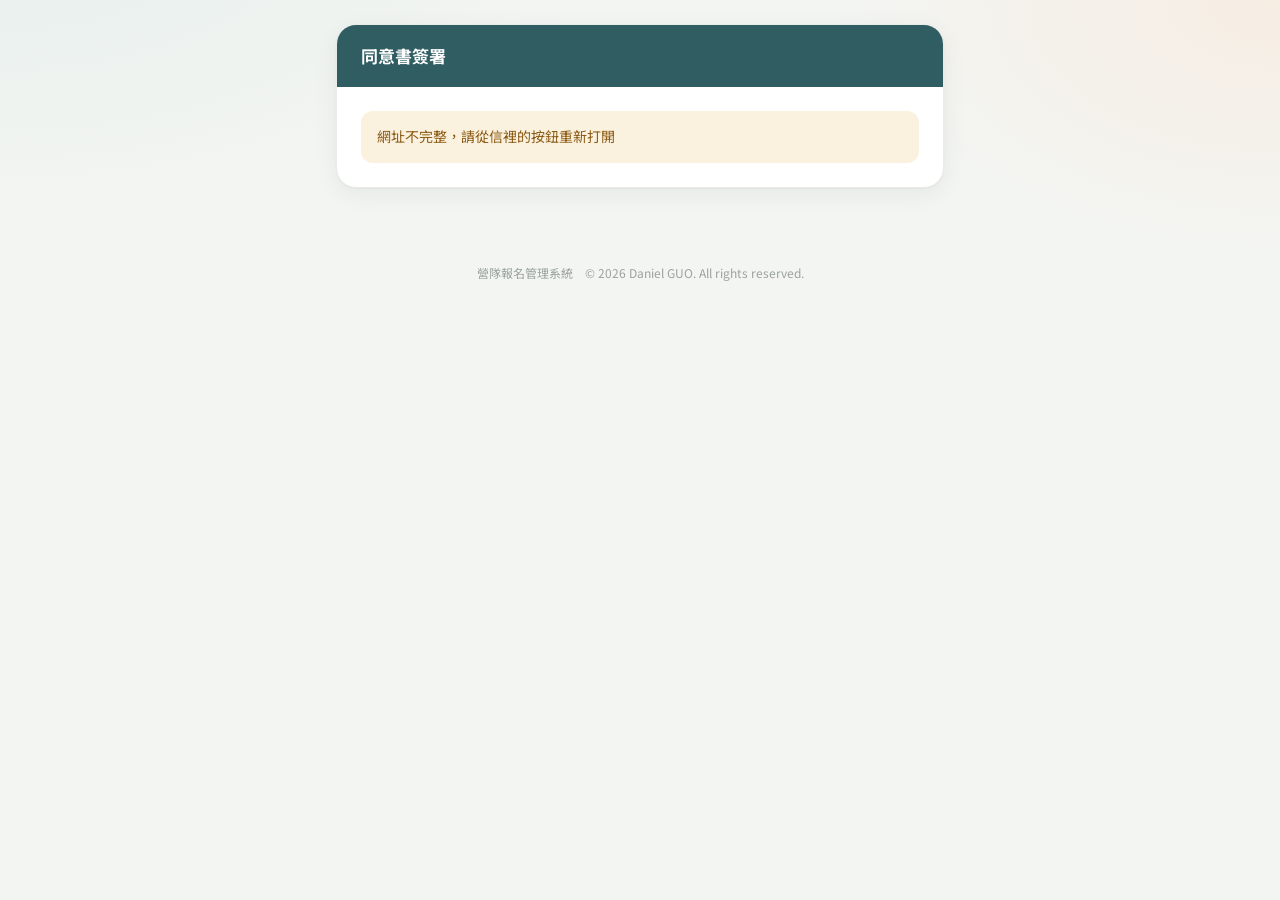
<file: consent.html>
<!DOCTYPE html>
<!-- 營隊報名管理系統　© 2026 Daniel GUO. All rights reserved. -->
<html lang="zh-Hant">
<head>
  <meta charset="utf-8">
  <meta name="viewport" content="width=device-width, initial-scale=1">
  <meta name="theme-color" content="#2f5d62">
  <link rel="icon" type="image/png" href="icon-192.png">
  <title>同意書簽署</title>
  <link rel="preconnect" href="https://fonts.googleapis.com">
  <link href="https://fonts.googleapis.com/css2?family=Noto+Sans+TC:wght@400;500;700&display=swap" rel="stylesheet">
  <link rel="stylesheet" href="assets/style.css">
  <script src="assets/config.js"></script>
  <script src="assets/loading.js"></script>
  <style>
    /* 同意書簽署頁：不用登入，版面跟預製表單一樣（標頭色條＋白底內容） */
    .pf-wrap { max-width: 640px; margin: 0 auto; padding: 24px max(16px, env(safe-area-inset-right, 0px)) 48px max(16px, env(safe-area-inset-left, 0px)); }
    .pf-head { padding: 18px 24px; color: #fff; font-weight: 700; font-size: 17px; background: #2f5d62; }
    .pf-body { padding: 24px; display: flex; flex-direction: column; gap: 16px; }
    .pf-body h1 { margin: 0; font-size: 22px; }
    .pf-intro { line-height: 1.8; color: var(--text); }
    .pf-steps { display: flex; flex-direction: column; gap: 14px; }
    .pf-info { border: 1px solid var(--line); border-radius: 12px; overflow: hidden; }
    .pf-info div { display: grid; grid-template-columns: 96px 1fr; gap: 10px; padding: 9px 14px; border-bottom: 1px solid var(--line); font-size: 14px; }
    .pf-info div:last-child { border-bottom: 0; }
    .pf-info b { color: var(--text-2); font-weight: 500; }
    .pf-msg { padding: 14px 16px; border-radius: 12px; background: var(--warn-soft); color: var(--warn); line-height: 1.7; }
    .pf-err { color: var(--bad); min-height: 18px; font-size: 13px; }
    .pf-done { line-height: 1.8; padding: 8px 0; }
    .pf-foot { color: var(--text-3); font-size: 13px; text-align: center; line-height: 1.7; }
    .pf-row { display: grid; grid-template-columns: 1fr 1fr; gap: 12px; }
    .pf-row > * { min-width: 0; }
    /* iPhone 的日期欄位有固定的最小寬度、文字置中，會撐破版面：改成跟一般欄位一樣 */
    .pf-body input[type=date] { -webkit-appearance: none; appearance: none; display: block; width: 100%; min-width: 0; max-width: 100%; box-sizing: border-box; text-align: left; }
    .pf-body input[type=date]::-webkit-date-and-time-value { text-align: left; }
    .pf-sec { font-weight: 700; color: var(--text); margin-top: 4px; }
    .pf-est { padding: 12px 16px; border-radius: 12px; background: var(--surface-2, #f4f5f3); line-height: 1.7; font-size: 14px; }
    .pf-policy table { width: 100%; }
    .pf-mask { position: fixed; inset: 0; background: rgba(20, 24, 22, .45); display: flex; align-items: flex-end; justify-content: center; z-index: 50; padding: 16px max(16px, env(safe-area-inset-right, 0px)) max(16px, env(safe-area-inset-bottom, 0px)) max(16px, env(safe-area-inset-left, 0px)); }
    .pf-dlg { background: var(--surface, #fff); border-radius: 18px; width: 100%; max-width: 480px; padding: 22px; display: flex; flex-direction: column; gap: 14px; max-height: 85vh; overflow: auto; }
    .pf-dlg h2 { margin: 0; font-size: 18px; }
    .pf-dlg .pf-info div { grid-template-columns: 96px 1fr; }
    .pf-dlg-btns { display: flex; gap: 8px; justify-content: flex-end; flex-wrap: wrap; }
    @media (min-width: 521px) { .pf-mask { align-items: center; } }
    @media (max-width: 520px) { .pf-row { grid-template-columns: 1fr; } .pf-body { padding: 20px 16px; } }

    [hidden] { display: none !important; }
    /* iPhone 點到字級小於 16px 的輸入框會自動放大畫面 */
    .input { font-size: 16px; }
    /* 送出鍵下方：還缺哪幾項，點一下跳到那一欄 */
    .cs-miss { display: flex; flex-wrap: wrap; gap: 6px; align-items: center; font-size: 13px; color: var(--text-2); }
    .cs-miss button { border: 0; background: var(--warn-soft); color: var(--warn); border-radius: 999px; padding: 6px 12px; font: inherit; font-size: 13px; cursor: pointer; text-decoration: underline; text-underline-offset: 2px; }
    .cs-later { padding: 12px 14px; border-radius: 12px; border: 1px dashed var(--line-strong, #cfd6d2); line-height: 1.6; }
    /* 同意書：閱讀框、閱讀進度、簽名板、上傳 */
    .cs-doc { border: 1px solid var(--line); border-radius: 14px; overflow: hidden; }
    .cs-doc-head { padding: 12px 16px; background: var(--surface-2, #f4f5f3); display: flex; align-items: center; gap: 10px; flex-wrap: wrap; }
    .cs-doc-head h2 { margin: 0; font-size: 16px; flex: 1 1 auto; }
    .cs-scroll { max-height: 55vh; overflow-y: auto; padding: 16px 18px; line-height: 1.85; font-size: 15px; -webkit-overflow-scrolling: touch; overscroll-behavior: contain; }
    .cs-end { text-align: center; color: var(--text-3); font-size: 12px; margin-top: 18px; }
    .cs-prog { padding: 10px 16px; border-top: 1px solid var(--line); font-size: 13px; color: var(--text-2); display: flex; flex-direction: column; gap: 6px; }
    .cs-prog .bar { height: 6px; border-radius: 99px; background: var(--line); overflow: hidden; }
    .cs-prog .bar i { display: block; height: 100%; width: 0; background: var(--brand, #2f5d62); transition: width .3s; }
    .cs-prog .ok { color: var(--ok, #2e7d4f); font-weight: 600; }
    .cs-sign { padding: 14px 16px 16px; border-top: 1px solid var(--line); display: flex; flex-direction: column; gap: 14px; }
    .cs-pad-wrap { display: flex; flex-direction: column; gap: 6px; }
    .cs-pad-head { display: flex; align-items: center; gap: 8px; font-size: 14px; font-weight: 600; }
    .cs-pad-head span { flex: 1; }
    .cs-pad { position: relative; height: 170px; border: 1.5px dashed var(--line-strong, #cfd6d2); border-radius: 12px; background: #fff; touch-action: none; }
    .cs-pad canvas { position: absolute; inset: 0; width: 100%; height: 100%; border-radius: 12px; cursor: crosshair; }
    .cs-pad .ph { position: absolute; inset: 0; display: flex; align-items: center; justify-content: center; color: #b4bcb8; font-size: 14px; pointer-events: none; }
    .cs-pad.inked .ph { display: none; }
    .cs-pad.inked { border-style: solid; border-color: var(--brand, #2f5d62); }
    .cs-pad .ph { text-align: center; padding: 0 12px; }
    .sg-full { position: fixed; inset: 0; z-index: 100; background: rgba(20, 24, 22, .55); display: flex; align-items: center; justify-content: center; padding: 16px; }
    .sg-stage { background: #fff; border-radius: 18px; width: min(1100px, 100%); height: min(600px, 100%); display: flex; flex-direction: column; overflow: hidden; color: #1d2621; }
    .sg-top { display: flex; align-items: center; gap: 8px; padding: 10px 14px; border-bottom: 1px solid #e3e8e5; }
    .sg-top b { font-size: 15px; min-width: 0; overflow: hidden; text-overflow: ellipsis; white-space: nowrap; }
    .sg-sp { flex: 1; }
    .sg-area { position: relative; flex: 1; margin: 14px; border: 1.5px dashed #cfd6d2; border-radius: 12px; background: #fff; touch-action: none; overflow: hidden; }
    .sg-area canvas { position: absolute; left: 0; top: 0; cursor: crosshair; touch-action: none; }
    .sg-area .ph { position: absolute; inset: 0; display: flex; align-items: center; justify-content: center; color: #b4bcb8; font-size: 18px; pointer-events: none; }
    .sg-area.inked .ph { display: none; }
    .sg-line { position: absolute; left: 8%; right: 8%; bottom: 26%; border-bottom: 1px solid #e3e8e5; pointer-events: none; }
    .sg-full.touch { padding: 0; background: #fff; }
    .sg-full.touch .sg-stage { position: absolute; left: 0; top: 0; width: 100vw; height: 100vh; height: 100dvh; border-radius: 0;
      padding: env(safe-area-inset-top, 0px) env(safe-area-inset-right, 0px) env(safe-area-inset-bottom, 0px) env(safe-area-inset-left, 0px); box-sizing: border-box; }
    /* 手機直拿：簽名區轉 90 度，手機橫拿就是橫式簽名 */
    .sg-full.touch.rot .sg-stage { width: 100vh; width: 100dvh; height: 100vw; transform-origin: 0 0; transform: translateX(100vw) rotate(90deg); }
    .cs-tabs { display: flex; gap: 6px; padding: 4px; border-radius: 14px; background: var(--surface-2, #f4f5f3); }
    .cs-tabs button { flex: 1; border: 0; background: transparent; padding: 10px; border-radius: 10px; font: inherit; font-size: 14px; color: var(--text-2); cursor: pointer; }
    .cs-tabs button.on { background: #fff; color: var(--brand, #2f5d62); font-weight: 700; box-shadow: 0 1px 3px rgba(0,0,0,.08); }
    .cs-files { display: flex; flex-direction: column; gap: 6px; }
    .cs-file { display: flex; align-items: center; gap: 10px; padding: 8px 12px; border: 1px solid var(--line); border-radius: 10px; font-size: 14px; }
    .cs-file img { width: 44px; height: 44px; object-fit: cover; border-radius: 6px; background: #eee; }
    .cs-file span { flex: 1; min-width: 0; overflow: hidden; text-overflow: ellipsis; white-space: nowrap; }
    .cs-drop { border: 1.5px dashed var(--line-strong, #cfd6d2); border-radius: 12px; padding: 18px; text-align: center; color: var(--text-2); }
    .cs-ok { padding: 12px 16px; border-radius: 12px; background: var(--ok-soft, #e5f3ea); color: var(--ok, #2e7d4f); line-height: 1.7; }
    .pdf-host { position: fixed; left: -30000px; top: 0; }
    .cs-print { width: 794px; box-sizing: border-box; padding: 64px 72px; background: #fff; color: #1d2621; font-family: 'Noto Sans TC', 'PingFang TC', 'Microsoft JhengHei', sans-serif; font-size: 15px; line-height: 1.9; }
    .cs-print h1 { font-size: 22px; text-align: center; margin: 0 0 6px; }
    .cs-print .camp { text-align: center; color: #5b665f; margin-bottom: 22px; }
    .cs-print .sigs { margin-top: 40px; display: grid; grid-template-columns: 1fr 1fr; gap: 28px 32px; }
    .cs-print .sigs div { border-bottom: 1px solid #1d2621; padding-top: 34px; font-size: 13px; color: #5b665f; }
    .cs-part + .cs-part { margin-top: 22px; padding-top: 18px; border-top: 1px dashed var(--line); }
    .cs-part-t { margin: 0 0 8px; font-size: 16px; }
    .cs-print .gap { height: 36px; }
    .cs-print .note { margin-top: 36px; color: #5b665f; font-size: 13px; }
    .cs-print .date { margin-top: 30px; text-align: center; letter-spacing: .3em; }
  </style>
</head>
<body>
  <div class="pf-wrap">
    <div class="card">
      <div class="pf-head" id="pf-camp">載入中…</div>
      <div class="pf-body" id="pf-body"><div class="ld"><div class="ld-spin"></div><div class="ld-msg">載入中…</div></div></div>
    </div>
    <div class="pf-foot" id="pf-foot" style="margin-top:20px"></div>
  </div>
<script>
(function () {
  var q = new URLSearchParams(location.search);
  var prefix = q.get('p') || '';
  var body = document.getElementById('pf-body'), head = document.getElementById('pf-camp');
  var F = null, who = null, R = null, timer = null;
  // 從學員專區打開（t=，免輸入身分證）或家長簽署連結（pl=，試辦）：用憑證直接查
  var ftok = /^[FL][0-9a-f]{32}$/.test(q.get('t') || q.get('pl') || '') ? (q.get('t') || q.get('pl')) : '';
  var PDF_LIBS = [
    'https://cdnjs.cloudflare.com/ajax/libs/html2canvas/1.4.1/html2canvas.min.js',
    'https://cdnjs.cloudflare.com/ajax/libs/jspdf/2.5.1/jspdf.umd.min.js'
  ];

  function esc(t) { return String(t === undefined || t === null ? '' : t).replace(/[&<>"']/g, function (c) { return { '&': '&amp;', '<': '&lt;', '>': '&gt;', '"': '&quot;', "'": '&#39;' }[c]; }); }
  function call(fn) {
    var args = Array.prototype.slice.call(arguments, 1);
    if (!window.CAMP_CONFIG || !CAMP_CONFIG.API_URL) return Promise.reject(new Error('網站尚未設定完成，請洽籌辦團隊'));
    return fetch(CAMP_CONFIG.API_URL, { method: 'POST', headers: { 'Content-Type': 'text/plain;charset=utf-8' }, body: JSON.stringify({ fn: fn, args: args }), redirect: 'follow' })
      .then(function (r) { if (!r.ok) throw new Error('連線失敗，請稍後再試'); return r.json(); })
      .then(function (j) { if (!j.ok) throw new Error(j.error || '發生錯誤'); return j.result; });
  }
  function busy(btn, on, label, busyLabel) { btnBusy(btn, on, label, busyLabel); }
  function mmss(s) { s = Math.max(0, Math.floor(s)); return Math.floor(s / 60) + ':' + (s % 60 < 10 ? '0' : '') + (s % 60); }
  function loadScript(src) {
    return new Promise(function (resolve, reject) {
      if (document.querySelector('script[data-src="' + src + '"]')) return resolve();
      var s = document.createElement('script');
      s.src = src; s.async = true; s.setAttribute('data-src', src);
      s.onload = function () { resolve(); };
      s.onerror = function () { s.remove(); reject(new Error('無法載入 PDF 程式庫，請確認網路連線後再試')); };
      document.head.appendChild(s);
    });
  }

  function closed(msg) {
    head.textContent = '同意書簽署';
    body.innerHTML = '<div class="pf-msg"></div>';
    body.firstChild.textContent = msg;
  }

  function startToken() {
    showLoading(body, ftok.charAt(0) === 'L' ? '正在打開同意書…' : '正在讀取你的報名資料…');
    who = { name: '', key: ftok };
    call('consentLookup', prefix, '', ftok).then(function (r) { who.name = r.info[0][1]; R = r; signStep(); })
      .catch(function (e) {
        // 家長連結失效：不能改用身分證查（家長沒有），只顯示原因
        if (ftok.charAt(0) === 'L') { closed(e.message); head.textContent = F.campName; return; }
        ftok = ''; start(e.message);
      });
  }

  function start(msg) {
    if (timer) { clearInterval(timer); timer = null; }
    body.innerHTML =
      '<h1>' + esc(F.title) + '</h1><div class="pf-intro">' + F.introHtml + '</div>' + (typeof msg === 'string' && msg ? '<div class="pf-msg" id="pf-tmsg"></div>' : '') +
      '<form class="pf-steps" id="pf-find" autocomplete="on">' +
      '<div class="pf-row"><label class="field"><span>學員姓名<em>*</em></span><input class="input" name="name" autocomplete="name" required></label>' +
      '<label class="field"><span>' + esc(F.keyLabel) + '<em>*</em></span><input class="input" name="key" required' + (F.keyLabel === '身分證字號' ? ' autocapitalize="characters" maxlength="10"' : ' type="email" autocomplete="email"') + '></label></div>' +
      '<div class="pf-err"></div><div><button class="btn primary" type="submit">查詢我的報名</button></div></form>';
    if (document.getElementById('pf-tmsg')) document.getElementById('pf-tmsg').textContent = msg;
    var form = document.getElementById('pf-find');
    form.elements.name.value = q.get('n') || '';
    (form.elements.name.value ? form.elements.key : form.elements.name).focus();
    form.addEventListener('submit', function (e) {
      e.preventDefault();
      var btn = form.querySelector('button'), err = form.querySelector('.pf-err');
      err.textContent = '';
      busy(btn, true, '查詢我的報名', '查詢中…');
      who = { name: form.elements.name.value.trim(), key: form.elements.key.value.trim() };
      call('consentLookup', prefix, who.name, who.key).then(function (r) { R = r; signStep(); })
        .catch(function (e2) { err.textContent = e2.message; busy(btn, false, '查詢我的報名'); });
    });
  }

  /* ---------- 簽名板：手指或滑鼠簽名，輸出白底 PNG ---------- */
  function makePad(box) {
    var cv = document.createElement('canvas'), ctx = cv.getContext('2d'), inked = false, drawing = false, last = null;
    box.appendChild(cv);
    function fit() {
      var r = box.getBoundingClientRect(), dpr = window.devicePixelRatio || 1;
      var keep = inked ? cv.toDataURL() : null;
      cv.width = Math.round(r.width * dpr); cv.height = Math.round(r.height * dpr);
      ctx.setTransform(dpr, 0, 0, dpr, 0, 0);
      ctx.lineCap = 'round'; ctx.lineJoin = 'round'; ctx.strokeStyle = '#111'; ctx.lineWidth = 2.6;
      if (keep) { var im = new Image(); im.onload = function () { ctx.drawImage(im, 0, 0, r.width, r.height); }; im.src = keep; }
    }
    function pos(e) { var r = cv.getBoundingClientRect(); return { x: e.clientX - r.left, y: e.clientY - r.top }; }
    var ext = null;   // 用「放大簽名」簽的高解析度簽名；在小簽名框再簽就換回小框
    cv.addEventListener('pointerdown', function (e) { e.preventDefault(); if (ext) { ext = null; ctx.clearRect(0, 0, cv.width, cv.height); inked = false; } drawing = true; last = pos(e); cv.setPointerCapture(e.pointerId); ctx.beginPath(); ctx.arc(last.x, last.y, 1.2, 0, Math.PI * 2); ctx.fillStyle = '#111'; ctx.fill(); });
    cv.addEventListener('pointermove', function (e) {
      if (!drawing) return;
      e.preventDefault();
      var p = pos(e);
      ctx.beginPath(); ctx.moveTo(last.x, last.y); ctx.lineTo(p.x, p.y); ctx.stroke();
      if (!inked && Math.abs(p.x - last.x) + Math.abs(p.y - last.y) > 0) { inked = true; box.classList.add('inked'); box.dispatchEvent(new Event('ink', { bubbles: true })); }
      last = p;
    });
    ['pointerup', 'pointercancel', 'pointerleave'].forEach(function (t) { cv.addEventListener(t, function () { drawing = false; }); });
    fit();
    window.addEventListener('resize', fit);
    return {
      inked: function () { return inked; },
      clear: function () { ext = null; ctx.clearRect(0, 0, cv.width, cv.height); inked = false; box.classList.remove('inked'); box.dispatchEvent(new Event('ink', { bubbles: true })); },
      /** 放大簽名簽好後：小框顯示縮圖，送出時用大圖 */
      setFrom: function (big) {
        ext = big;
        var r = box.getBoundingClientRect(), k = Math.min(r.width / big.width, r.height / big.height);
        var w = big.width * k, h = big.height * k;
        ctx.clearRect(0, 0, cv.width, cv.height);
        ctx.drawImage(big, (r.width - w) / 2, (r.height - h) / 2, w, h);
        inked = true; box.classList.add('inked'); box.dispatchEvent(new Event('ink', { bubbles: true }));
      },
      png: function () {
        // 縮成寬 600（放大簽名的用寬 900）的白底圖，檔案小、在後台看得清楚
        var src = ext || cv, w = ext ? 900 : 600, h = Math.round(w * src.height / src.width), out = document.createElement('canvas');
        out.width = w; out.height = h;
        var o = out.getContext('2d'); o.fillStyle = '#fff'; o.fillRect(0, 0, w, h); o.drawImage(src, 0, 0, w, h);
        return out.toDataURL('image/png');
      }
    };
  }

  /**
   * 放大簽名：手機滿版（轉成橫式；能鎖定螢幕方向就鎖，不能就把簽名區轉 90 度，手機橫拿著簽），
   * 電腦開一個大的簽名視窗。按「完成」後簽名放回原本的簽名框。
   */
  function bigSign(label, onDone) {
    var touch = window.matchMedia && window.matchMedia('(pointer: coarse)').matches;
    var ov = document.createElement('div');
    ov.className = 'sg-full' + (touch ? ' touch' : '');
    ov.innerHTML = '<div class="sg-stage" role="dialog" aria-modal="true"><div class="sg-top"><b></b><span class="sg-sp"></span>' +
      '<button class="btn sm ghost" type="button" data-k="clear">清除</button><button class="btn sm ghost" type="button" data-k="cancel">取消</button><button class="btn sm primary" type="button" data-k="ok">完成</button></div>' +
      '<div class="sg-area"><div class="sg-line"></div><canvas></canvas><div class="ph">請在這裡簽名</div></div></div>';
    ov.querySelector('b').textContent = label;
    document.body.appendChild(ov);
    var stage = ov.querySelector('.sg-stage'), area = ov.querySelector('.sg-area'), cv = ov.querySelector('canvas'), ctx = cv.getContext('2d');
    var inked = false, drawing = false, last = null, rot = false;
    document.documentElement.style.overflow = 'hidden';
    function layout() {
      // 手機直拿：把簽名區轉 90 度變成橫的
      rot = touch && window.innerHeight > window.innerWidth;
      ov.classList.toggle('rot', rot);
      var keep = inked ? cv.toDataURL() : null, ow = cv.width, oh = cv.height;
      var w = area.clientWidth, h = area.clientHeight, dpr = window.devicePixelRatio || 1;
      cv.width = Math.round(w * dpr); cv.height = Math.round(h * dpr);
      cv.style.width = w + 'px'; cv.style.height = h + 'px';
      ctx.setTransform(dpr, 0, 0, dpr, 0, 0);
      ctx.lineCap = 'round'; ctx.lineJoin = 'round'; ctx.strokeStyle = '#111'; ctx.lineWidth = touch ? 3.4 : 3;
      if (keep) { var im = new Image(); im.onload = function () { var k = Math.min(w / (ow / dpr), h / (oh / dpr)); ctx.drawImage(im, 0, 0, ow / dpr * k, oh / dpr * k); }; im.src = keep; }
    }
    function pos(e) {
      var r = cv.getBoundingClientRect();
      // 轉了 90 度（順時針）：畫面的 y 是簽名區的 x，畫面的 x 由右往左是簽名區的 y
      if (rot) return { x: e.clientY - r.top, y: r.right - e.clientX };
      return { x: e.clientX - r.left, y: e.clientY - r.top };
    }
    cv.addEventListener('pointerdown', function (e) { e.preventDefault(); drawing = true; last = pos(e); cv.setPointerCapture(e.pointerId); ctx.beginPath(); ctx.arc(last.x, last.y, 1.5, 0, Math.PI * 2); ctx.fillStyle = '#111'; ctx.fill(); });
    cv.addEventListener('pointermove', function (e) {
      if (!drawing) return;
      e.preventDefault();
      var p = pos(e);
      ctx.beginPath(); ctx.moveTo(last.x, last.y); ctx.lineTo(p.x, p.y); ctx.stroke();
      if (!inked && Math.abs(p.x - last.x) + Math.abs(p.y - last.y) > 0) { inked = true; area.classList.add('inked'); }
      last = p;
    });
    ['pointerup', 'pointercancel'].forEach(function (t) { cv.addEventListener(t, function () { drawing = false; }); });
    function relayout() { setTimeout(layout, 120); }
    window.addEventListener('resize', relayout);
    // 能全螢幕、鎖定橫向的手機（多數 Android）就鎖；iPhone 不支援，改用轉 90 度
    if (touch && ov.requestFullscreen) {
      ov.requestFullscreen().then(function () {
        return screen.orientation && screen.orientation.lock ? screen.orientation.lock('landscape') : null;
      }).catch(function () {}).then(relayout);
    }
    layout();
    function close(ok) {
      window.removeEventListener('resize', relayout);
      document.removeEventListener('keydown', onKey);
      document.documentElement.style.overflow = '';
      try { if (screen.orientation && screen.orientation.unlock) screen.orientation.unlock(); } catch (e) {}
      if (document.fullscreenElement) document.exitFullscreen().catch(function () {});
      if (ok && inked) {
        // 裁掉四周空白，只留簽名
        var d = ctx.getImageData(0, 0, cv.width, cv.height).data, W = cv.width, H = cv.height, x0 = W, y0 = H, x1 = -1, y1 = -1;
        for (var y = 0; y < H; y += 2) for (var x = 0; x < W; x += 2) if (d[(y * W + x) * 4 + 3] > 20) { if (x < x0) x0 = x; if (x > x1) x1 = x; if (y < y0) y0 = y; if (y > y1) y1 = y; }
        if (x1 < 0) { x0 = 0; y0 = 0; x1 = W - 1; y1 = H - 1; }
        var m = Math.round(24 * (window.devicePixelRatio || 1));
        x0 = Math.max(0, x0 - m); y0 = Math.max(0, y0 - m); x1 = Math.min(W, x1 + m); y1 = Math.min(H, y1 + m);
        var wd = Math.max(x1 - x0, Math.round((y1 - y0) * 3.5)), out = document.createElement('canvas');   // 至少 3.5:1，跟原本的簽名框比例接近
        out.width = wd; out.height = y1 - y0;
        out.getContext('2d').drawImage(cv, x0, y0, x1 - x0, y1 - y0, Math.round((wd - (x1 - x0)) / 2), 0, x1 - x0, y1 - y0);
        onDone(out);
      }
      ov.remove();
    }
    function onKey(e) { if (e.key === 'Escape') close(false); }
    document.addEventListener('keydown', onKey);
    ov.querySelector('[data-k=clear]').onclick = function () { ctx.clearRect(0, 0, cv.width, cv.height); inked = false; area.classList.remove('inked'); };
    ov.querySelector('[data-k=cancel]').onclick = function () { close(false); };
    ov.querySelector('[data-k=ok]').onclick = function () { close(true); };
  }

  function signStep() {
    var r = R;
    var info = '<div class="pf-info">' + r.info.map(function (x) { return '<div><b>' + esc(x[0]) + '</b><span>' + esc(x[1]) + '</span></div>'; }).join('') + '</div>';
    var asParent = !!r.asParent, part = r.part || null;
    var partParent = !!(part && part.role === 'parent' && !asParent);   // 家長已用連結簽好，學員只要簽自己的
    var html = '<h1>' + esc(F.title) + (asParent ? '（家長簽名）' : '') + '</h1><div class="small muted">' + (asParent ? '請家長（監護人）確認以下是要簽署的學員' : r.viaPortal ? '從學員專區打開，已帶入你的報名資料' : '請確認以下是你的報名資料') + '</div>' + (r.nameNotice ? '<div class="pf-msg">' + esc(r.nameNotice) + '</div>' : '') + info;
    var back = asParent || r.viaPortal ? '' : '<button class="btn ghost" type="button" id="pf-back">不是我，重新查詢</button>';
    if (!r.ok) {
      body.innerHTML = html + '<div class="pf-msg" id="cs-block"></div>' + (asParent || r.viaPortal ? '' : '<div><button class="btn" type="button" id="pf-back">重新查詢</button></div>');
      document.getElementById('cs-block').textContent = r.message;
      if (document.getElementById('pf-back')) document.getElementById('pf-back').onclick = start;
      return;
    }
    if (r.signed && !asParent) html += '<div class="pf-msg">' + (r.signed.redo ? '籌辦團隊請你重新簽署同意書。原因：' + esc(r.signed.redo) : '你在 ' + esc(r.signed.t) + ' 已經簽署過同意書。如需重新簽署，送出後會以新的一份為準。') + '</div>';
    if (asParent) html += '<div class="pf-est">這是學員傳給你的家長簽署連結：請閱讀下面的同意書，填寫你的姓名並簽名。' + (part && part.role === 'student' ? '學員已在 ' + esc(part.t) + ' 簽好名，你簽完就完成了。' : '學員還沒簽名，兩位都簽好才算完成。') + '</div>';
    else {
      html += '<div class="pf-est" id="cs-age">' + esc(r.ageNote) + '</div>';
      if (partParent) html += '<div class="cs-ok">家長（監護人）' + esc(part.name) + ' 已在 ' + esc(part.t) + ' 用家長簽署連結簽名，你只要簽自己的部分。</div>';
      else if (part && part.role === 'student') html += '<div class="pf-msg">你在 ' + esc(part.t) + ' 已經先簽好，正在等家長用連結簽名。如果家長在身邊，也可以在這裡一起簽（會以這次為準）。</div>';
    }
    if (r.mode === 'both' && !asParent) html += '<div class="cs-tabs" role="tablist"><button type="button" data-m="online" class="on">線上簽署</button><button type="button" data-m="upload">下載 PDF 簽好後上傳</button></div>';
    html += '<form class="pf-steps" id="cs-form" novalidate>' +
      (r.adult || partParent ? '' : '<label class="field" id="cs-pn"><span>家長（監護人）姓名<em>*</em></span><input class="input" name="parentName" maxlength="40" autocomplete="off"></label>') +
      (r.birthNeeded ? '<label class="field" id="cs-birth"><span>學員出生日期<em>*</em></span><input class="input" name="birth" type="date" max="' + new Date().toISOString().slice(0, 10) + '"><span class="hint">報名資料上的出生日期看不出是哪一天，請選擇學員的出生日期（用來判斷要不要家長簽名）</span></label>' : '') +
      (r.later ? '<label class="check cs-later" id="cs-later"><input type="checkbox" name="later"><span>家長不在身邊：我先簽自己的部分，再從學員專區按「傳給家長」，請家長用自己的手機簽</span></label>' : '') +
      '<div id="cs-online" class="pf-steps"></div><div id="cs-upload" class="pf-steps" hidden></div>' +
      '<div class="pf-err"></div><div class="row" style="gap:8px;display:flex;flex-wrap:wrap"><button class="btn primary" type="submit" disabled>送出同意書</button>' + back + '</div><div class="cs-miss" aria-live="polite"></div></form>';
    body.innerHTML = html;
    if (document.getElementById('pf-back')) document.getElementById('pf-back').onclick = start;
    var form = document.getElementById('cs-form'), submitBtn = form.querySelector('button[type=submit]');
    var mode = asParent ? 'online' : r.mode === 'upload' ? 'upload' : 'online';
    /** 這次要簽名的人：家長連結只簽家長；家長已先簽或勾了「我先簽」只簽學員 */
    function later() { return !!(form.elements.later && form.elements.later.checked && mode === 'online' && !isAdult()); }
    function roles() {
      return r.signers.map(function (sg) { return sg.role; }).filter(function (role) {
        if (asParent) return role === 'parent';
        if (role === 'parent' && isAdult()) return false;
        if (partParent || later()) return role === 'student';
        return true;
      });
    }
    /** 補填的出生日期（報名資料看不懂時）算起來已成年：跟後端一樣只要學員本人簽名 */
    function typedAdult() {
      if (!r.birthNeeded || !r.ageRef || !form.elements.birth) return false;
      var b = String(form.elements.birth.value).split('-').map(Number), ref = String(r.ageRef).split('-').map(Number);
      if (b.length !== 3 || !b[0]) return false;
      var age = ref[0] - b[0] - ((ref[1] < b[1] || (ref[1] === b[1] && ref[2] < b[2])) ? 1 : 0);
      return age >= (r.adultAge || 18) && age < 120;
    }
    function isAdult() { return r.adult || typedAdult(); }
    function needParentName() { return !isAdult() && !partParent && !later(); }
    var onlineBox = document.getElementById('cs-online'), uploadBox = document.getElementById('cs-upload');
    var pads = {}, files = [];

    /* ----- 線上簽署：兩份同意書放在同一個捲動框，讀到最底下（第二份的最後）並停留 readSeconds 秒才出現簽名欄；兩份共用一組簽名 ----- */
    var sec = document.createElement('section');
    sec.className = 'cs-doc';
    sec.innerHTML = '<div class="cs-doc-head"><h2></h2></div><div class="cs-scroll" tabindex="0">' +
      r.docs.map(function (d, i) { return '<div class="cs-part"><h3 class="cs-part-t"></h3>' + d.html + '</div>'; }).join('') +
      '<div class="cs-end">— 已經到最底下 —</div></div>' +
      '<div class="cs-prog"><div class="cs-prog-t"></div><div class="bar"><i></i></div></div><div class="cs-sign" hidden></div>';
    sec.querySelector('h2').textContent = r.docs.map(function (d) { return d.title; }).join('、');
    Array.prototype.forEach.call(sec.querySelectorAll('.cs-part-t'), function (h, i) { h.textContent = (r.docs.length > 1 ? (i + 1) + '. ' : '') + r.docs[i].title; });
    onlineBox.appendChild(sec);
    var state = { sec: 0, bottom: false, open: false, el: sec };
    var sc = sec.querySelector('.cs-scroll');
    function checkBottom() { if (sc.scrollTop + sc.clientHeight >= sc.scrollHeight - 12) state.bottom = true; }
    sc.addEventListener('scroll', checkBottom, { passive: true });
    var sign = sec.querySelector('.cs-sign');
    sign.innerHTML = '<div class="small muted">以下簽名同時適用於' + (r.docs.length > 1 ? '以上 ' + r.docs.length + ' 份同意書' : '本同意書') + '</div>';
    // 成年人只有學員本人一欄；未成年（或看不出生日）才有家長（監護人）簽名欄
    r.signers.forEach(function (sg) {
      var w = document.createElement('div');
      w.className = 'cs-pad-wrap';
      w.setAttribute('data-role', sg.role);
      w.innerHTML = '<div class="cs-pad-head"><span></span><button class="btn sm ghost cs-big" type="button">⤢ 放大簽名</button><button class="btn sm ghost cs-clr" type="button">清除重簽</button></div><div class="cs-pad"><div class="ph">請在這裡簽名，或按「放大簽名」' + (window.matchMedia && window.matchMedia('(pointer: coarse)').matches ? '橫向滿版簽' : '在大視窗簽') + '</div></div>';
      w.querySelector('span').textContent = sg.label + '簽名' + (sg.role === 'student' ? '（' + who.name + '）' : '');
      sign.appendChild(w);
      pads[sg.role] = { box: w.querySelector('.cs-pad'), pad: null, btn: w.querySelector('.cs-clr'), big: w.querySelector('.cs-big'), label: sg.label + '簽名' + (sg.role === 'student' ? '（' + who.name + '）' : '') };
    });
    function inView(el) { var b = el.getBoundingClientRect(); return b.bottom > 60 && b.top < window.innerHeight - 60; }
    function tick(add) {
      var need = r.readSeconds, st = state;
      if (st.open) return;
      checkBottom();
      if (add && document.visibilityState === 'visible' && inView(sc)) st.sec = Math.min(need, st.sec + 1);
      var t = sec.querySelector('.cs-prog-t');
      if (st.bottom && st.sec >= need) {
        st.open = true;
        t.innerHTML = '<span class="ok">已閱讀完畢，請在下面簽名</span>';
        sec.querySelector('.bar i').style.width = '100%';
        sign.hidden = false;
        Object.keys(pads).forEach(function (role) {
          var pd = pads[role];
          pd.pad = makePad(pd.box);
          pd.btn.onclick = function () { pd.pad.clear(); };
          pd.big.onclick = function () { bigSign(pd.label, function (c) { pd.pad.setFrom(c); }); };
        });
        updateSubmit();
        return;
      }
      t.textContent = (st.bottom ? '✓ 已讀到最底下' : '請捲動閱讀到最底下') + '　·　閱讀時間 ' + mmss(st.sec) + ' / ' + mmss(need) + (st.sec >= need ? '　✓' : '');
      sec.querySelector('.bar i').style.width = Math.round(((st.bottom ? 0.25 : 0) + 0.75 * st.sec / need) * 100) + '%';
    }
    timer = setInterval(function () { tick(true); }, 1000);
    tick(false);

    /* ----- 下載 PDF、簽好後上傳 ----- */
    uploadBox.innerHTML = '<div id="cs-inapp"></div><div class="pf-intro">1. 下載同意書 PDF（已填好學員姓名），列印後由' + (r.adult ? '學員本人' : '學員本人與家長（監護人）') + '親筆簽名。<br>2. 把簽好的每一頁拍照（文字要清楚、四角入鏡），或掃描成 PDF，在下面上傳。</div>' +
      '<div><button class="btn" type="button" id="cs-pdf">下載同意書 PDF</button></div>' +
      '<label class="cs-drop"><input type="file" id="cs-file" accept="image/*,application/pdf" multiple hidden><b>選擇照片或 PDF</b><div class="small muted">最多 ' + r.maxFiles + ' 個檔案，每個不超過 ' + r.maxFileMb + ' MB；照片會自動壓縮</div></label>' +
      '<div class="cs-files" id="cs-files"></div>';
    // LINE、IG、FB 內建瀏覽器通常不能下載 PDF：提示改用 Safari／Chrome 開啟
    var hint = inAppHint('下載同意書 PDF');
    if (hint) document.getElementById('cs-inapp').appendChild(hint);
    document.getElementById('cs-pdf').onclick = function () { downloadPdf(this); };
    document.getElementById('cs-file').addEventListener('change', function (e) {
      var list = Array.prototype.slice.call(e.target.files || []);
      e.target.value = '';
      var err = form.querySelector('.pf-err'); err.textContent = '';
      list.reduce(function (p, f) { return p.then(function () { return addFile(f); }); }, Promise.resolve())
        .catch(function (e2) { err.textContent = e2.message; }).then(function () { drawFiles(); updateSubmit(); });
    });
    function addFile(f) {
      if (files.length >= r.maxFiles) return Promise.reject(new Error('最多上傳 ' + r.maxFiles + ' 個檔案'));
      if (f.type === 'application/pdf') {
        if (f.size > r.maxFileMb * 1048576) return Promise.reject(new Error(f.name + ' 超過 ' + r.maxFileMb + ' MB'));
        return readUrl(f).then(function (u) { files.push({ name: f.name, data: u, thumb: '' }); });
      }
      if (!/^image\//.test(f.type)) return Promise.reject(new Error(f.name + ' 不是照片或 PDF'));
      // 照片縮到長邊 2000 像素、轉成 JPEG，上傳比較快
      return readUrl(f).then(function (u) {
        return new Promise(function (resolve, reject) {
          var im = new Image();
          im.onload = function () {
            var k = Math.min(1, 2000 / Math.max(im.width, im.height)), c = document.createElement('canvas');
            c.width = Math.round(im.width * k); c.height = Math.round(im.height * k);
            var x = c.getContext('2d'); x.fillStyle = '#fff'; x.fillRect(0, 0, c.width, c.height); x.drawImage(im, 0, 0, c.width, c.height);
            var out = c.toDataURL('image/jpeg', 0.85);
            if (out.length * 0.75 > r.maxFileMb * 1048576) return reject(new Error(f.name + ' 壓縮後仍太大'));
            files.push({ name: f.name, data: out, thumb: out }); resolve();
          };
          im.onerror = function () { reject(new Error(f.name + ' 無法讀取，請改用 JPG 或 PNG')); };
          im.src = u;
        });
      });
    }
    function readUrl(f) { return new Promise(function (res, rej) { var fr = new FileReader(); fr.onload = function () { res(fr.result); }; fr.onerror = function () { rej(new Error('無法讀取 ' + f.name)); }; fr.readAsDataURL(f); }); }
    function drawFiles() {
      var box = document.getElementById('cs-files');
      box.innerHTML = '';
      files.forEach(function (f, i) {
        var row = document.createElement('div');
        row.className = 'cs-file';
        row.innerHTML = (f.thumb ? '<img alt="">' : '<b style="width:44px;text-align:center">PDF</b>') + '<span></span><button class="btn sm ghost" type="button">移除</button>';
        if (f.thumb) row.querySelector('img').src = f.thumb;
        row.querySelector('span').textContent = f.name;
        row.querySelector('button').onclick = function () { files.splice(i, 1); drawFiles(); updateSubmit(); };
        box.appendChild(row);
      });
    }

    /** 下載 PDF：兩份同意書接在一起（太長自動分頁），最後是共用的簽名欄與日期 */
    function downloadPdf(btn) {
      busy(btn, true, '下載同意書 PDF');
      Promise.all(PDF_LIBS.map(loadScript)).then(function () { return document.fonts && document.fonts.ready; }).then(function () {
        var host = document.createElement('div'); host.className = 'pdf-host'; document.body.appendChild(host);
        var doc = new window.jspdf.jsPDF({ unit: 'mm', format: 'a4', compress: true }), first = true;
        var pg = document.createElement('div');
        pg.className = 'cs-print';
        pg.innerHTML = '<div class="camp"></div>' + r.docs.map(function (d) { return '<h1></h1><div class="txt">' + d.html + '</div>'; }).join('<div class="gap"></div>') +
          '<div class="sig-block"><div class="note">以下簽名同時適用於以上' + (r.docs.length > 1 ? ' ' + r.docs.length + ' 份' : '') + '同意書</div><div class="sigs">' +
          r.signers.map(function (sg) { return '<div>' + esc(sg.label) + '簽名' + '</div>'; }).join('') + '</div>' +
          '<div class="date">中華民國　　　年　　　月　　　日</div></div>';
        Array.prototype.forEach.call(pg.querySelectorAll('h1'), function (h, i) { h.textContent = r.docs[i].title; });
        pg.querySelector('.camp').textContent = F.campName + '　·　學員 ' + who.name;
        host.appendChild(pg);
        var chain = window.html2canvas(pg, { scale: 2, backgroundColor: '#ffffff', logging: false, windowWidth: 794 }).then(function (cv) {
          // 分頁點選在段落之間，不把一行字切成兩半；簽名欄與日期整塊放在同一頁
          var pageH = Math.round(cv.width * 297 / 210), k = cv.height / pg.offsetHeight, top0 = pg.getBoundingClientRect().top;
          var pad = Math.round(56 * k), cuts = [];
          Array.prototype.forEach.call(pg.querySelectorAll('h1, .txt > *, .txt li, .txt p, .sig-block'), function (el) {
            if (el.closest('.sig-block') && !el.classList.contains('sig-block')) return;
            cuts.push(Math.round((el.getBoundingClientRect().top - top0) * k));
          });
          var y = 0, n = 0;
          while (y < cv.height - 2) {
            var room = pageH - pad - (n ? pad : 0), end = y + room;
            if (end < cv.height) {
              var best = 0;
              cuts.forEach(function (c) { if (c > y + room * 0.4 && c <= end && c > best) best = c; });
              if (best) end = best;
            } else end = cv.height;
            var h = end - y, pageCv = document.createElement('canvas'), off = n ? pad : 0;
            pageCv.width = cv.width; pageCv.height = pageH;
            var px = pageCv.getContext('2d'); px.fillStyle = '#fff'; px.fillRect(0, 0, pageCv.width, pageCv.height);
            px.drawImage(cv, 0, y, cv.width, h, 0, off, cv.width, h);
            if (!first) doc.addPage('a4', 'portrait');
            first = false;
            doc.addImage(pageCv.toDataURL('image/jpeg', 0.92), 'JPEG', 0, 0, 210, 297, undefined, 'FAST');
            y = end; n++;
          }
          pg.remove();
        });
        return chain.then(function () {
          var url = URL.createObjectURL(doc.output('blob'));
          var a = document.createElement('a'); a.href = url; a.download = F.campName + '_同意書_' + who.name + '.pdf';
          document.body.appendChild(a); a.click(); a.remove();
          setTimeout(function () { URL.revokeObjectURL(url); }, 60000);
          host.remove();
        });
      }).catch(function (e) { form.querySelector('.pf-err').textContent = e.message; }).then(function () { busy(btn, false, '下載同意書 PDF'); });
    }

    /** 還缺哪幾項：[{text 說明, el 要跳過去的欄位}] */
    function missing() {
      var out = [];
      if (needParentName() && !form.elements.parentName.value.trim()) out.push({ text: '家長（監護人）姓名', el: form.elements.parentName });
      if (r.birthNeeded && !form.elements.birth.value) out.push({ text: '學員出生日期', el: form.elements.birth });
      if (mode === 'upload') { if (!files.length) out.push({ text: '上傳簽好的同意書', el: uploadBox.querySelector('.cs-drop') }); return out; }
      if (!state.open) { out.push({ text: '閱讀完同意書（捲到最底下並停留 ' + mmss(r.readSeconds) + '）', el: sc }); return out; }
      roles().forEach(function (role) {
        var pd = pads[role];
        if (!pd.pad || !pd.pad.inked()) out.push({ text: pd.label, el: pd.box, focus: pd.big });
      });
      return out;
    }
    function ready() { var m = missing(); return m.length ? '還差：' + m.map(function (x) { return x.text; }).join('、') : ''; }
    var missBox = form.querySelector('.cs-miss');
    function updateSubmit() {
      var m = missing();
      submitBtn.disabled = !!m.length;
      // 家長連結、家長已簽、勾了「我先簽」：不用顯示的欄位藏起來
      var pn = document.getElementById('cs-pn');
      if (pn) pn.hidden = !needParentName();
      Object.keys(pads).forEach(function (role) { var w = sign.querySelector('[data-role="' + role + '"]'); if (w) w.hidden = roles().indexOf(role) < 0; });
      var lt = document.getElementById('cs-later');
      if (lt) lt.hidden = mode !== 'online' || isAdult();
      var ageBox = document.getElementById('cs-age');
      if (ageBox && r.birthNeeded) ageBox.textContent = typedAdult() ? '依你填的出生日期，營期開始時已滿 ' + (r.adultAge || 18) + ' 歲，學員本人簽名即可。' : r.ageNote;
      missBox.innerHTML = m.length ? '<span>還差：</span>' : '';
      m.forEach(function (x) {
        var b = document.createElement('button');
        b.type = 'button'; b.textContent = x.text;
        b.addEventListener('click', function () {
          x.el.scrollIntoView({ block: 'center', behavior: 'smooth' });
          var f = x.focus || x.el;
          if (f.focus) setTimeout(function () { f.focus({ preventScroll: true }); }, 300);
        });
        missBox.appendChild(b);
      });
    }
    form.addEventListener('ink', updateSubmit);
    form.addEventListener('input', updateSubmit);
    form.addEventListener('change', updateSubmit);
    $$tabs();
    function $$tabs() {
      Array.prototype.forEach.call(body.querySelectorAll('.cs-tabs button'), function (b) {
        b.onclick = function () {
          mode = b.getAttribute('data-m');
          Array.prototype.forEach.call(body.querySelectorAll('.cs-tabs button'), function (x) { x.classList.toggle('on', x === b); });
          onlineBox.hidden = mode !== 'online'; uploadBox.hidden = mode !== 'upload';
          updateSubmit();
        };
      });
      onlineBox.hidden = mode !== 'online'; uploadBox.hidden = mode !== 'upload';
    }
    updateSubmit();

    form.addEventListener('submit', function (e) {
      e.preventDefault();
      var err = form.querySelector('.pf-err');
      var why = ready();
      if (why) { err.textContent = why; return; }
      err.textContent = '';
      var data = { mode: mode, parentName: needParentName() ? form.elements.parentName.value.trim() : '', ua: navigator.userAgent };
      if (later()) data.later = true;
      if (r.birthNeeded) data.birth = form.elements.birth.value;
      if (mode === 'online') {
        data.sigs = {};
        roles().forEach(function (role) { data.sigs[role] = pads[role].pad.png(); });
      } else data.files = files.map(function (f) { return { name: f.name, data: f.data }; });
      confirmSelf().then(function (yes) {
        if (!yes) return;
        data.confirm = true;
        busy(submitBtn, true, '送出同意書', '上傳中…');
        call('consentSubmit', prefix, who.name, who.key, data).then(function (res) {
          // 伺服器要求重新確認已閱讀（閱讀時間過期）：保留簽名，顯示原因，讓對方再送一次
          if (res && res.ok === false) { err.textContent = res.message || '請再確認一次後送出'; busy(submitBtn, false, '送出同意書'); return; }
          if (timer) { clearInterval(timer); timer = null; }
          body.innerHTML = '<h1>' + esc(F.title) + '</h1><div class="cs-ok">' + (res.partial ? '已收到你的簽名（還差另一位）' : '已收到你的同意書') + '</div><div class="pf-done">' + res.doneHtml + '</div>';
          window.scrollTo(0, 0);
        }).catch(function (e2) { err.textContent = e2.message; busy(submitBtn, false, '送出同意書'); });
      });
    });
  }

  /** 線上無法當面確認身分：送出前請本人勾選確認親簽並願負責任 */
  function confirmSelf() {
    return new Promise(function (resolve) {
      var mask = document.createElement('div');
      mask.className = 'pf-mask';
      mask.innerHTML = '<div class="pf-dlg" role="dialog" aria-modal="true"><h2>確認本人親簽</h2>' +
        '<div class="pf-msg">線上簽署無法當面確認簽名的是不是本人，但我們希望由本人親自簽署。</div>' +
        '<label class="check"><input type="checkbox"><span></span></label>' +
        '<div class="pf-dlg-btns"><button class="btn ghost" type="button" data-v="0">返回</button><button class="btn primary" type="button" data-v="1" disabled>確認並送出</button></div></div>';
      mask.querySelector('.check span').textContent = (F.confirmText || '');
      var ok = mask.querySelector('[data-v="1"]');
      mask.querySelector('input').addEventListener('change', function (e) { ok.disabled = !e.target.checked; });
      function done(v) { mask.remove(); resolve(v); }
      mask.addEventListener('click', function (e) { var b = e.target.closest('button'); if (b && !b.disabled) done(b.getAttribute('data-v') === '1'); else if (e.target === mask) done(false); });
      document.body.appendChild(mask);
    });
  }

  if (!prefix) { closed('網址不完整，請從信裡的按鈕重新打開'); return; }
  showLoading(document.getElementById('pf-body'));
  call('publicForm', prefix, 'consent').then(function (f) {
    if (f.closed) { closed(f.message); return; }
    F = f;
    document.title = f.title + '｜' + f.campName;
    head.textContent = f.campName;
    head.style.background = f.headerColor;
    document.getElementById('pf-foot').innerHTML = (f.contactsHtml ? '<div style="text-align:left;margin-bottom:16px">' + f.contactsHtml + '</div>' : '') + f.signatureHtml;
    if (ftok) startToken(); else start();
  }).catch(function (e) { closed(e.message); });
})();
</script>
<footer style="text-align:center;color:#9aa3a0;font-size:12px;padding:8px 16px calc(20px + env(safe-area-inset-bottom, 0px))">營隊報名管理系統　© 2026 Daniel GUO. All rights reserved.</footer>
</body>
</html>
</file>
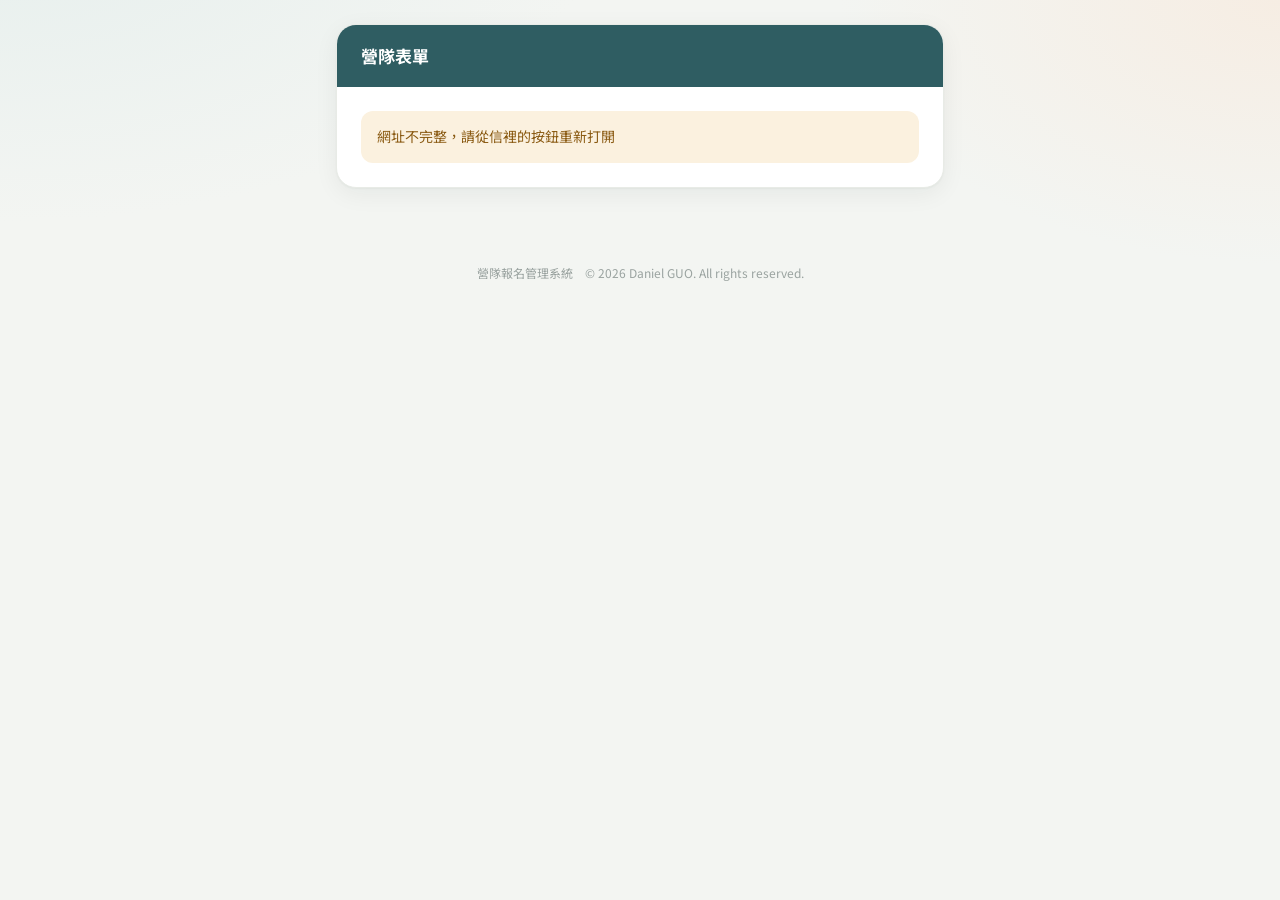
<file: form.html>
<!DOCTYPE html>
<!-- 營隊報名管理系統　© 2026 Daniel GUO. All rights reserved. -->
<html lang="zh-Hant">
<head>
  <meta charset="utf-8">
  <meta name="viewport" content="width=device-width, initial-scale=1">
  <meta name="theme-color" content="#2f5d62">
  <link rel="icon" type="image/png" href="icon-192.png">
  <title>營隊表單</title>
  <link rel="preconnect" href="https://fonts.googleapis.com">
  <link href="https://fonts.googleapis.com/css2?family=Noto+Sans+TC:wght@400;500;700&display=swap" rel="stylesheet">
  <link rel="stylesheet" href="assets/style.css">
  <script src="assets/config.js"></script>
  <script src="assets/loading.js"></script>
  <style>
    /* 學員填的預製表單：不用登入，版面跟寄出的信一樣（標頭色條＋白底內容） */
    .pf-wrap { max-width: 640px; margin: 0 auto; padding: 24px max(16px, env(safe-area-inset-right, 0px)) 48px max(16px, env(safe-area-inset-left, 0px)); }
    .pf-head { padding: 18px 24px; color: #fff; font-weight: 700; font-size: 17px; background: #2f5d62; }
    .pf-body { padding: 24px; display: flex; flex-direction: column; gap: 16px; }
    .pf-body h1 { margin: 0; font-size: 22px; }
    .pf-intro { line-height: 1.8; color: var(--text); }
    .pf-steps { display: flex; flex-direction: column; gap: 14px; }
    .pf-info { border: 1px solid var(--line); border-radius: 12px; overflow: hidden; }
    .pf-info div { display: grid; grid-template-columns: 96px 1fr; gap: 10px; padding: 9px 14px; border-bottom: 1px solid var(--line); font-size: 14px; }
    .pf-info div:last-child { border-bottom: 0; }
    .pf-info b { color: var(--text-2); font-weight: 500; }
    .pf-msg { padding: 14px 16px; border-radius: 12px; background: var(--warn-soft); color: var(--warn); line-height: 1.7; }
    .pf-err { color: var(--bad); min-height: 18px; font-size: 13px; }
    .pf-done { line-height: 1.8; padding: 8px 0; }
    .pf-foot { color: var(--text-3); font-size: 13px; text-align: center; line-height: 1.7; }
    .pf-row { display: grid; grid-template-columns: 1fr 1fr; gap: 12px; }
    .pf-row > * { min-width: 0; }
    /* iPhone 的日期欄位有固定的最小寬度、文字置中，會撐破版面：改成跟一般欄位一樣 */
    .pf-body input[type=date] { -webkit-appearance: none; appearance: none; display: block; width: 100%; min-width: 0; max-width: 100%; box-sizing: border-box; text-align: left; }
    .pf-body input[type=date]::-webkit-date-and-time-value { text-align: left; }
    .pf-sec { font-weight: 700; color: var(--text); margin-top: 4px; }
    .pf-est { padding: 12px 16px; border-radius: 12px; background: var(--surface-2, #f4f5f3); line-height: 1.7; font-size: 14px; }
    .pf-policy table { width: 100%; }
    .pf-mask { position: fixed; inset: 0; background: rgba(20, 24, 22, .45); display: flex; align-items: flex-end; justify-content: center; z-index: 50; padding: 16px max(16px, env(safe-area-inset-right, 0px)) max(16px, env(safe-area-inset-bottom, 0px)) max(16px, env(safe-area-inset-left, 0px)); }
    .pf-dlg { background: var(--surface, #fff); border-radius: 18px; width: 100%; max-width: 480px; padding: 22px; display: flex; flex-direction: column; gap: 14px; max-height: 85vh; overflow: auto; }
    .pf-dlg h2 { margin: 0; font-size: 18px; }
    .pf-dlg .pf-info div { grid-template-columns: 96px 1fr; }
    .pf-dlg-btns { display: flex; gap: 8px; justify-content: flex-end; flex-wrap: wrap; }
    /* iPhone 點到字級小於 16px 的輸入框會自動放大畫面 */
    .input { font-size: 16px; }
    /* 匯款回報：匯款帳戶與應繳金額，各附複製鍵 */
    .pf-pay { border: 1px solid var(--line); border-radius: 12px; overflow: hidden; }
    .pf-pay > b { display: block; padding: 10px 14px; background: var(--surface-2, #f4f5f3); font-size: 14px; }
    .pf-pay div { display: grid; grid-template-columns: 80px 1fr auto; gap: 10px; align-items: center; padding: 8px 14px; border-top: 1px solid var(--line); font-size: 14px; }
    .pf-pay div span:first-child { color: var(--text-2); }
    .pf-pay div strong { min-width: 0; overflow-wrap: anywhere; letter-spacing: .3px; }
    /* 交通方式調查：選項是大顆的按鈕，手機好點 */
    .pf-info-box { line-height: 1.8; }
    .pf-choices { display: flex; flex-wrap: wrap; gap: 8px; }
    .pf-choices label { display: inline-flex; align-items: center; gap: 6px; padding: 8px 14px; border: 1px solid var(--line); border-radius: 999px; cursor: pointer; font-size: 15px; background: var(--surface, #fff); }
    .pf-choices input { accent-color: var(--brand, #2f5d62); margin: 0; }
    .pf-choices label:has(input:checked) { border-color: var(--brand, #2f5d62); background: var(--brand-soft, #e6efed); font-weight: 500; }
    .pf-other[hidden] { display: none; }
    @media (min-width: 521px) { .pf-mask { align-items: center; } }
    @media (max-width: 520px) { .pf-row { grid-template-columns: 1fr; } .pf-body { padding: 20px 16px; } }
  </style>
</head>
<body>
  <div class="pf-wrap">
    <div class="card">
      <div class="pf-head" id="pf-camp">載入中…</div>
      <div class="pf-body" id="pf-body"><div class="ld"><div class="ld-spin"></div><div class="ld-msg">載入中…</div></div></div>
    </div>
    <div class="pf-foot" id="pf-foot" style="margin-top:20px"></div>
  </div>
<script>
(function () {
  var q = new URLSearchParams(location.search);
  var prefix = q.get('p') || '', kind = q.get('f') || '';
  var ftok = /^F[0-9a-f]{32}$/.test(q.get('t') || '') ? q.get('t') : '';   // 從學員專區打開：用學員專區的身分，不用再輸入身分證
  // 從學員專區（已登入）點進來才有「回到學員專區」；從信件連結打開的沒有
  var backUrl = ftok && /\/portal\.html\?/.test(document.referrer) ? document.referrer : '';
  var body = document.getElementById('pf-body'), head = document.getElementById('pf-camp');
  var F = null, who = null;

  function esc(t) { return String(t === undefined || t === null ? '' : t).replace(/[&<>"']/g, function (c) { return { '&': '&amp;', '<': '&lt;', '>': '&gt;', '"': '&quot;', "'": '&#39;' }[c]; }); }
  function call(fn) {
    var args = Array.prototype.slice.call(arguments, 1);
    if (!window.CAMP_CONFIG || !CAMP_CONFIG.API_URL) return Promise.reject(new Error('網站尚未設定完成，請洽籌辦團隊'));
    return fetch(CAMP_CONFIG.API_URL, { method: 'POST', headers: { 'Content-Type': 'text/plain;charset=utf-8' }, body: JSON.stringify({ fn: fn, args: args }), redirect: 'follow' })
      .then(function (r) { if (!r.ok) throw new Error('連線失敗，請稍後再試'); return r.json(); })
      .then(function (j) { if (!j.ok) throw new Error(j.error || '發生錯誤'); return j.result; });
  }
  function busy(btn, on, label, busyLabel) { btnBusy(btn, on, label, busyLabel); }

  /** 二次確認：列出要送出的內容，按「確定送出」才送 */
  function confirmBox(title, rows, warn, danger) {
    return new Promise(function (resolve) {
      var mask = document.createElement('div');
      mask.className = 'pf-mask';
      mask.innerHTML = '<div class="pf-dlg" role="dialog" aria-modal="true"><h2></h2><div class="pf-info">' +
        rows.map(function (x) { return '<div><b>' + esc(x[0]) + '</b><span style="white-space:pre-wrap;word-break:break-word">' + esc(x[1]) + '</span></div>'; }).join('') +
        '</div><div class="pf-msg"></div><div class="pf-dlg-btns"><button class="btn ghost" type="button" data-v="0">返回修改</button><button class="btn ' + (danger ? 'danger' : 'primary') + '" type="button" data-v="1">確定送出</button></div></div>';
      mask.querySelector('h2').textContent = title;
      mask.querySelector('.pf-msg').textContent = warn;
      function done(v) { mask.remove(); document.removeEventListener('keydown', key); resolve(v); }
      function key(e) { if (e.key === 'Escape') done(false); }
      mask.addEventListener('click', function (e) { var b = e.target.closest('button'); if (b) done(b.getAttribute('data-v') === '1'); else if (e.target === mask) done(false); });
      document.addEventListener('keydown', key);
      document.body.appendChild(mask);
      mask.querySelector('[data-v="1"]').focus();
    });
  }

  function closed(msg) {
    head.textContent = '營隊表單';
    body.innerHTML = '<div class="pf-msg"></div>';
    body.firstChild.textContent = msg;
  }

  /** 從學員專區打開（網址有 t=）：直接查，不用輸入姓名與身分證；憑證過期時改回一般查詢 */
  function startToken() {
    showLoading(body, '正在讀取你的報名資料…');
    who = { name: '', key: ftok };
    call('publicLookup', prefix, kind, '', ftok).then(function (r) { who.name = r.info[0][1]; confirmStep(r); })
      .catch(function (e) { ftok = ''; start(e.message); });
  }

  function start(msg) {
    body.innerHTML =
      '<h1>' + esc(F.title) + '</h1><div class="pf-intro">' + F.introHtml + '</div>' + (typeof msg === 'string' && msg ? '<div class="pf-msg" id="pf-tmsg"></div>' : '') +
      '<form class="pf-steps" id="pf-find" autocomplete="on">' +
      '<div class="pf-row"><label class="field"><span>學員姓名<em>*</em></span><input class="input" name="name" autocomplete="name" required></label>' +
      '<label class="field"><span>' + esc(F.keyLabel) + '<em>*</em></span><input class="input" name="key" required' + (F.keyLabel === '身分證字號' ? ' autocapitalize="characters" maxlength="10"' : ' type="email" autocomplete="email"') + '></label></div>' +
      '<div class="pf-err"></div><div><button class="btn primary" type="submit">查詢我的報名</button></div></form>';
    if (document.getElementById('pf-tmsg')) document.getElementById('pf-tmsg').textContent = msg;
    var form = document.getElementById('pf-find');
    form.elements.name.value = q.get('n') || '';
    (form.elements.name.value ? form.elements.key : form.elements.name).focus();
    form.addEventListener('submit', function (e) {
      e.preventDefault();
      var btn = form.querySelector('button'), err = form.querySelector('.pf-err');
      err.textContent = '';
      busy(btn, true, '查詢我的報名', '查詢中…');
      who = { name: form.elements.name.value.trim(), key: form.elements.key.value.trim() };
      call('publicLookup', prefix, kind, who.name, who.key).then(function (r) { confirmStep(r); })
        .catch(function (e2) { err.textContent = e2.message; busy(btn, false, '查詢我的報名'); });
    });
  }

  function confirmStep(r) {
    var info = '<div class="pf-info">' + r.info.map(function (x) { return '<div><b>' + esc(x[0]) + '</b><span>' + esc(x[1]) + '</span></div>'; }).join('') + '</div>';
    var html = '<h1>' + esc(F.title) + '</h1><div class="small muted">' + (r.viaPortal ? '從學員專區打開，已帶入你的報名資料' : '請確認以下是你的報名資料') + '</div>' + (r.nameNotice ? '<div class="pf-msg">' + esc(r.nameNotice) + '</div>' : '') + info +
      (kind === 'pay' && r.info.some(function (x) { return x[0] === '上次回報'; }) ? '<div class="pf-msg">你已經回報過匯款了，籌辦團隊查帳後會寄確認信。只有補匯差額或上次填錯時才需要再回報一次。</div>' : '');
    if (!r.ok) {
      body.innerHTML = html + '<div class="pf-msg" id="pf-block"></div>' + (r.viaPortal ? '' : '<div><button class="btn" type="button" id="pf-back">重新查詢</button></div>');
      document.getElementById('pf-block').textContent = r.message;
      if (!r.viaPortal) document.getElementById('pf-back').onclick = start;
      return;
    }
    var fields = '';
    if (kind === 'pay') {
      if (r.payRows && r.payRows.length) fields += '<div class="pf-pay"><b>匯款資訊</b>' + r.payRows.map(function (x, i) {
        return '<div><span>' + esc(x[0]) + '</span><strong>' + esc(x[1]) + '</strong>' + (x[2] ? '<button class="btn sm ghost" type="button" data-copy="' + i + '">複製' + (x[0] === '應繳金額' ? '金額' : x[0] === '帳號' ? '帳號' : x[0] === '銀行' ? '代碼' : '') + '</button>' : '<span></span>') + '</div>';
      }).join('') + '</div>';
      fields += '<label class="field"><span>匯款帳號後五碼<em>*</em></span><input class="input" name="last5" inputmode="numeric" maxlength="5" pattern="\\d{5}" required placeholder="例如 12345"><span class="hint">轉出帳號（或無摺存款單上）的最後 5 碼，籌辦團隊用來查帳</span></label>' +
        '<div class="pf-row"><label class="field"><span>匯款金額（元）</span><input class="input" name="amount" inputmode="numeric" maxlength="9" value="' + esc(r.price) + '"><span class="hint">只填數字，例如 6000</span></label>' +
        '<label class="field"><span>匯款日期</span><input class="input" name="date" type="date" value="' + esc(r.today) + '"></label></div>' +
        '<label class="field"><span>匯款人姓名</span><input class="input" name="payer" maxlength="40" autocomplete="off" placeholder="選填，例如 王媽媽"><span class="hint">用家長或其他人的帳戶匯款時請填，方便籌辦團隊對帳</span></label>';
    } else if (kind === 'transport') {
      var tp = r.transport || { choices: [], last: null };
      if (tp.infoHtml) fields += '<div class="pf-info-box">' + tp.infoHtml + '</div>';
      if (tp.last) fields += '<div class="pf-msg">你在 ' + esc(tp.last.t) + ' 填過了，下面帶入上次的答案。改好再送出，籌辦團隊以最後一次為準。</div>';
      [['arrive', '怎麼來營隊'], ['leave', '營隊結束後怎麼離開']].forEach(function (x) {
        var cur = tp.last ? tp.last[x[0]] : '', note = tp.last ? tp.last[x[0] + 'Note'] : '';
        fields += '<div class="field"><span>' + x[1] + '<em>*</em></span><div class="pf-choices" role="radiogroup">' + tp.choices.map(function (c) {
          return '<label><input type="radio" name="' + x[0] + '" value="' + esc(c) + '"' + (c === cur ? ' checked' : '') + ' required>' + esc(c) + '</label>';
        }).join('') + '</div>' +
          '<label class="field pf-other" data-other="' + x[0] + '"' + (cur === tp.other ? '' : ' hidden') + '><span>請說明交通方式<em>*</em></span><input class="input" name="' + x[0] + 'Note" maxlength="60" placeholder="例如 自己騎機車" value="' + esc(note) + '"></label></div>';
      });
    } else {
      if (r.refundHtml) fields += '<div class="pf-policy">' + r.refundHtml + '</div>';
      fields += '<label class="field"><span>取消原因<em>*</em></span><textarea class="input" name="reason" rows="2" maxlength="500" required></textarea></label>';
      if (r.paid) {
        var est = r.refund || {};
        fields += '<div class="pf-msg">你已經繳費。送出後報名不會馬上取消，籌辦團隊核對後會退款到下面的帳戶並寄信通知。</div>' +
          (est.pct !== null && est.pct !== undefined ? '<div class="pf-est">依退款規定，今天申請可退還 <b>' + esc(est.pct) + '%</b>' + (est.amount !== '' ? '，約 <b>' + esc(Number(est.amount).toLocaleString('en-US')) + ' 元</b>' + (est.fee ? '（已扣郵匯費 ' + esc(Number(est.fee).toLocaleString('en-US')) + ' 元）' : '') : '') + '。' + esc(est.note || '實際金額以籌辦團隊核對為準') + '</div>' : '') +
          '<div class="pf-sec">退款帳戶</div>' +
          '<div class="pf-row"><label class="field"><span>銀行<em>*</em></span><input class="input" name="r_bank" required maxlength="60" placeholder="例如 台灣銀行（004）"></label>' +
          '<label class="field"><span>分行<em>*</em></span><input class="input" name="r_branch" required maxlength="60" placeholder="例如 新竹分行"></label></div>' +
          '<div class="pf-row"><label class="field"><span>帳號<em>*</em></span><input class="input" name="r_no" required maxlength="30" inputmode="numeric" placeholder="完整帳號"></label>' +
          '<label class="field"><span>戶名<em>*</em></span><input class="input" name="r_name" required maxlength="60"></label></div>';
      }
    }
    fields += '<label class="field"><span>' + esc(F.noteLabel) + '</span><textarea class="input" name="note" rows="3" maxlength="1000" placeholder="選填"></textarea></label>';
    var danger = kind !== 'pay' && kind !== 'transport';
    body.innerHTML = html + '<form class="pf-steps" id="pf-send">' + fields +
      '<label class="check"><input type="checkbox" name="me" required><span>以上是我的報名資料' + (danger && !r.paid ? '，確定要取消（無法復原）' : '') + '</span></label>' +
      '<div class="pf-err"></div><div class="row" style="gap:8px;display:flex;flex-wrap:wrap"><button class="btn ' + (danger ? 'danger' : 'primary') + '" type="submit">送出</button>' + (r.viaPortal ? '' : '<button class="btn ghost" type="button" id="pf-back">不是我，重新查詢</button>') + '</div></form>';
    if (!r.viaPortal) document.getElementById('pf-back').onclick = start;
    var form = document.getElementById('pf-send');
    // 選了「其他」才出現說明欄
    Array.prototype.forEach.call(form.querySelectorAll('.pf-choices input'), function (rb) {
      rb.addEventListener('change', function () {
        var box = form.querySelector('[data-other="' + rb.name + '"]');
        if (box) box.hidden = rb.value !== (r.transport && r.transport.other);
      });
    });
    Array.prototype.forEach.call(form.querySelectorAll('[data-copy]'), function (b) { b.addEventListener('click', function () { copyBtn(b, r.payRows[Number(b.getAttribute('data-copy'))][2]); }); });
    // 匯款金額只收數字：全形轉半形，其他字（例如「六千」、「元」）輸入時就拿掉
    if (form.elements.amount) form.elements.amount.addEventListener('input', function () {
      var el = this, v = el.value.replace(/[０-９]/g, function (c) { return String.fromCharCode(c.charCodeAt(0) - 0xFEE0); }).replace(/[^\d]/g, '');
      if (v !== el.value) el.value = v;
    });
    form.addEventListener('submit', function (e) {
      e.preventDefault();
      var btn = form.querySelector('button[type=submit]'), err = form.querySelector('.pf-err');
      err.textContent = '';
      var data = {};
      ['last5', 'amount', 'date', 'payer', 'reason', 'note', 'r_bank', 'r_branch', 'r_no', 'r_name', 'arriveNote', 'leaveNote'].forEach(function (k) { if (form.elements[k]) data[k] = form.elements[k].value.trim(); });
      if (kind === 'transport') {
        var tp2 = r.transport, miss = '';
        [['arrive', '怎麼來營隊'], ['leave', '怎麼離開']].forEach(function (x) {
          var pick = form.querySelector('input[name=' + x[0] + ']:checked');
          data[x[0]] = pick ? pick.value : '';
          if (!miss && !data[x[0]]) miss = '請選擇' + x[1];
          if (!miss && data[x[0]] === tp2.other && !data[x[0] + 'Note']) miss = x[1] + '選了「' + tp2.other + '」，請說明交通方式';
          if (data[x[0]] !== tp2.other) data[x[0] + 'Note'] = '';
        });
        if (miss) { err.textContent = miss; return; }
      }
      if (kind === 'pay' && !/^\d{5}$/.test(data.last5)) { err.textContent = '匯款帳號後五碼請填 5 位數字'; form.elements.last5.focus(); return; }
      if (kind === 'pay' && data.amount && !/^\d{1,9}$/.test(data.amount.replace(/,/g, ''))) { err.textContent = '匯款金額請填數字，例如 6000'; form.elements.amount.focus(); return; }
      if (data.r_no !== undefined && !/^[\d\s-]{6,30}$/.test(data.r_no)) { err.textContent = '退款帳號請填數字（可含 - 或空白）'; return; }
      // 送出前再確認一次
      var rows = [['學員姓名', who.name]];
      if (kind === 'pay') rows.push(['後五碼', data.last5], ['匯款金額', data.amount ? Number(data.amount.replace(/,/g, '')).toLocaleString('en-US') + ' 元' : '（未填）'], ['匯款日期', data.date || '（未填）'], ['匯款人姓名', data.payer || '（未填）']);
      else if (kind === 'transport') rows.push(['怎麼來', data.arrive + (data.arriveNote ? '（' + data.arriveNote + '）' : '')], ['怎麼離開', data.leave + (data.leaveNote ? '（' + data.leaveNote + '）' : '')]);
      else rows.push(['取消原因', data.reason]);
      if (data.r_bank !== undefined) rows.push(['退款銀行', data.r_bank + ' ' + data.r_branch], ['退款帳號', data.r_no], ['戶名', data.r_name]);
      if (data.note) rows.push([F.noteLabel, data.note]);
      var warn = kind === 'pay' ? '送出後狀態會改為「繳款待核覆」，籌辦團隊查帳後會寄確認信。'
        : kind === 'transport' ? '之後有變動可以再填一次，以最後一次為準。'
        : r.paid ? '送出後會通知籌辦團隊處理退款，退款完成前報名仍然有效。'
        : kind === 'unwait' ? '送出後會立即取消你的候補，無法復原。' : '送出後會立即取消你的報名，無法復原。';
      confirmBox(kind === 'pay' ? '確定送出匯款回報？' : kind === 'transport' ? '確定送出交通方式？' : kind === 'unwait' ? '確定取消候補？' : '確定取消報名？', rows, warn, !danger ? false : !r.paid).then(function (yes) {
        if (!yes) return;
        busy(btn, true, '送出');
        call('publicSubmit', prefix, kind, who.name, who.key, data).then(function (res) {
          body.innerHTML = '<h1>' + esc(F.title) + '</h1><div class="pf-done">' + res.doneHtml + '</div>' + (backUrl ? '<div style="margin-top:16px"><a class="btn primary" href="' + esc(backUrl) + '">回到學員專區</a></div>' : '');
          window.scrollTo(0, 0);
        }).catch(function (e2) { err.textContent = e2.message; busy(btn, false, '送出'); });
      });
    });
  }

  if (!prefix || !kind) { closed('網址不完整，請從信裡的按鈕重新打開'); return; }
  showLoading(document.getElementById('pf-body'));
  call('publicForm', prefix, kind).then(function (f) {
    if (f.closed) { closed(f.message); return; }
    F = f;
    document.title = f.title + '｜' + f.campName;
    head.textContent = f.campName;
    head.style.background = f.headerColor;
    document.getElementById('pf-foot').innerHTML = (f.contactsHtml ? '<div style="text-align:left;margin-bottom:16px">' + f.contactsHtml + '</div>' : '') + f.signatureHtml;
    if (ftok) startToken(); else start();
  }).catch(function (e) { closed(e.message); });
})();
</script>
<footer style="text-align:center;color:#9aa3a0;font-size:12px;padding:8px 16px calc(20px + env(safe-area-inset-bottom, 0px))">營隊報名管理系統　© 2026 Daniel GUO. All rights reserved.</footer>
</body>
</html>
</file>
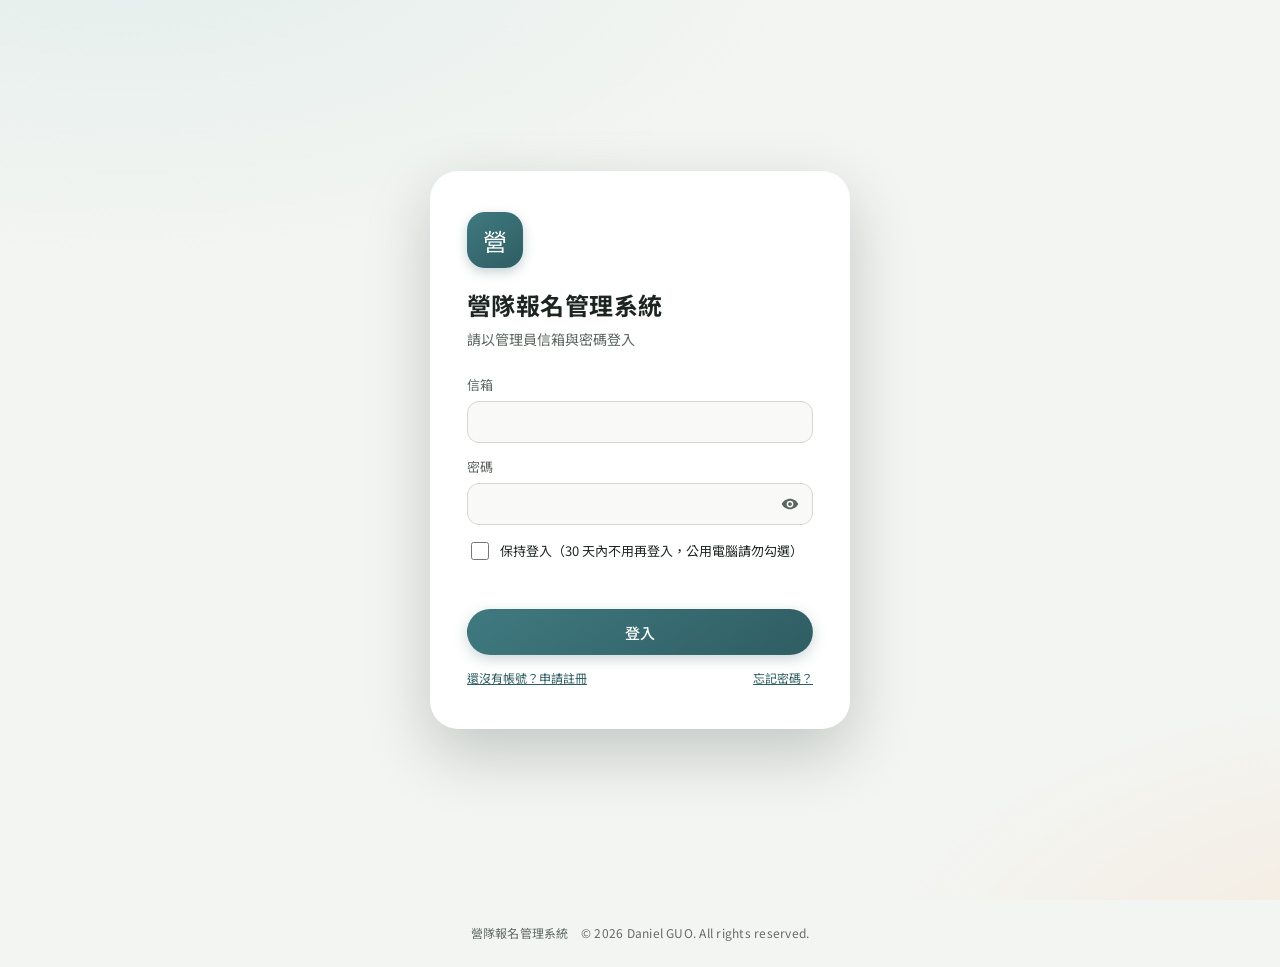
<file: logs.html>
<!DOCTYPE html>
<!-- 營隊報名管理系統　© 2026 Daniel GUO. All rights reserved. -->
<html lang="zh-Hant">
<head>
  <meta charset="utf-8">
  <meta name="viewport" content="width=device-width, initial-scale=1">
  <meta name="theme-color" content="#2f5d62">
  <meta name="apple-mobile-web-app-capable" content="yes">
  <meta name="apple-mobile-web-app-title" content="營隊管理">
  <link rel="manifest" href="manifest.webmanifest">
  <link rel="icon" type="image/png" href="icon-192.png">
  <link rel="apple-touch-icon" href="icon-192.png">
  <title>操作紀錄｜營隊報名管理</title>
  <link rel="preconnect" href="https://fonts.googleapis.com">
  <link href="https://fonts.googleapis.com/css2?family=Noto+Sans+TC:wght@400;500;700&display=swap" rel="stylesheet">
  <link rel="stylesheet" href="assets/style.css">
  <script src="assets/config.js"></script>
  <script src="assets/app.js"></script>
</head>
<body>
  <main id="app">
<div class="view-logs hidden">
  <div class="page-head">
    <div>
      <h1>操作紀錄</h1>
      <div class="sub" id="lg-sub">所有操作與寄信都會留下紀錄，紀錄只能新增、不能修改</div>
    </div>
  </div>
  <div class="card">
    <div class="toolbar">
      <select class="input" id="lg-project" style="max-width:240px" aria-label="篩選專案"><option value="">全部專案</option></select>
      <input class="input" id="lg-q" type="search" aria-label="搜尋操作紀錄" placeholder="搜尋操作人、動作、對象…" style="max-width:300px">
      <button class="btn" type="button" id="lg-go">查詢</button>
      <span class="spacer"></span>
      <span class="muted small" id="lg-count"></span>
    </div>
    <div class="table-wrap">
      <table class="simple lg-table">
        <thead><tr><th>時間</th><th>操作人</th><th>專案</th><th>動作</th><th>對象</th><th>內容</th><th>結果</th></tr></thead>
        <tbody id="lg-body"></tbody>
      </table>
    </div>
  </div>
</div>
<div class="loading" id="page-loading"><div class="spinner"></div>載入中</div>
  </main>
  <div id="modal-root"></div>
  <div id="toast-root"></div>
<script>
App.page('logs', function (root) {
  var loadedProjects = false;
  /** 紀錄裡的舊值、新值常是 JSON（設定、學員資料）：能解析就逐欄比較 */
  function parseObj(v) {
    if (!v || typeof v !== 'string' || !/^\s*[\[{]/.test(v)) return null;
    try { var o = JSON.parse(v); return o && typeof o === 'object' && !Array.isArray(o) ? o : null; } catch (e) { return null; }
  }
  function show(v) {
    if (v === undefined || v === null || v === '') return '（空白）';
    var t = typeof v === 'object' ? JSON.stringify(v) : String(v);
    return t.length > 120 ? t.slice(0, 120) + '…' : t;
  }
  /** 把「內容」做成好讀的樣子：每一行「欄位：舊 → 新」，原始資料收在「原始資料」裡 */
  function contentCell(td, l) {
    var bo = parseObj(l.before), ao = parseObj(l.after);
    var box = el('<div class="lg-diff"></div>');
    var raw = '';
    if (bo || ao) {
      bo = bo || {}; ao = ao || {};
      var keys = Object.keys(bo).concat(Object.keys(ao).filter(function (k) { return !(k in bo); }));
      var changed = keys.filter(function (k) { return JSON.stringify(bo[k]) !== JSON.stringify(ao[k]); });
      changed.slice(0, 30).forEach(function (k) {
        var row = el('<div><span class="k"></span><del></del><span class="arr"></span><ins></ins></div>');
        $('.k', row).textContent = k + '：';
        if (l.before) { $('del', row).textContent = show(bo[k]); $('.arr', row).textContent = ' → '; }
        $('ins', row).textContent = l.after ? show(ao[k]) : '（刪除）';
        box.appendChild(row);
      });
      if (changed.length > 30) box.appendChild(el('<div class="muted">…另有 ' + (changed.length - 30) + ' 個欄位</div>'));
      if (!changed.length) box.appendChild(el('<div class="muted">內容沒有變動</div>'));
      raw = (l.before ? '舊：' + l.before + '\n' : '') + (l.after ? '新：' + l.after : '');
    } else if (l.before || l.after) {
      var r = el('<div><del></del><span class="arr"></span><ins></ins></div>');
      if (l.before) { $('del', r).textContent = show(l.before); $('.arr', r).textContent = ' → '; }
      $('ins', r).textContent = show(l.after);
      box.appendChild(r);
      if (String(l.before).length > 120 || String(l.after).length > 120) raw = (l.before ? '舊：' + l.before + '\n' : '') + '新：' + l.after;
    }
    if (l.note) { var n = el('<div></div>'); n.textContent = l.note; box.appendChild(n); }
    td.appendChild(box);
    if (raw) {
      var d = el('<details class="lg-raw"><summary>原始資料</summary><pre></pre></details>');
      $('pre', d).textContent = raw;
      td.appendChild(d);
    }
  }
  function load() {
    var f = { project: $('#lg-project', root).value, q: $('#lg-q', root).value.trim() };
    $('#lg-body', root).innerHTML = '<tr><td colspan="7"><div class="loading"><div class="spinner"></div>載入中</div></td></tr>';
    api('getLogs', f).then(function (r) {
      if (!loadedProjects) {
        r.projects.forEach(function (p) { $('#lg-project', root).appendChild(new Option(p.prefix + '　' + p.name, p.prefix)); });
        loadedProjects = true;
      }
      $('#lg-count', root).textContent = '最新 ' + r.logs.length + ' 筆' + (r.logs.length >= r.limit ? '（上限 ' + r.limit + '，請縮小條件）' : '');
      var tb = $('#lg-body', root);
      tb.innerHTML = '';
      if (!r.logs.length) { tb.innerHTML = '<tr><td colspan="7"><div class="empty">沒有紀錄</div></td></tr>'; return; }
      r.logs.forEach(function (l) {
        var tr = el('<tr><td class="lg-time" style="white-space:nowrap"></td><td></td><td></td><td></td><td></td><td class="small"></td><td></td></tr>');
        var td = $$('td', tr);
        td[0].textContent = fmtTime(l.time);
        td[1].textContent = l.actor;
        td[2].textContent = l.project;
        td[3].textContent = l.action;
        td[4].textContent = l.target;
        contentCell(td[5], l);
        td[5].style.maxWidth = '420px';
        td[5].style.wordBreak = 'break-all';
        var cls = l.result === '成功' ? 'ok' : (l.result === '已取消' || l.result === '略過') ? 'mute' : 'bad';
        td[6].innerHTML = '<span class="pill ' + cls + '">' + esc(l.result) + '</span>';
        tb.appendChild(tr);
      });
    }).catch(function (e) {
      // 失敗時不要一直轉圈：顯示原因與重試
      var tb = $('#lg-body', root);
      tb.innerHTML = '<tr><td colspan="7"><div class="empty"><div></div><button class="btn sm" type="button">重試</button></div></td></tr>';
      $('.empty div', tb).textContent = '讀取紀錄失敗：' + e.message;
      $('.empty button', tb).addEventListener('click', load);
      toast(e.message, true);
    });
  }
  $('#lg-go', root).addEventListener('click', load);
  $('#lg-q', root).addEventListener('keydown', function (e) { if (e.key === 'Enter') load(); });
  $('#lg-project', root).addEventListener('change', load);
  load();
});
</script>
</body>
</html>
</file>
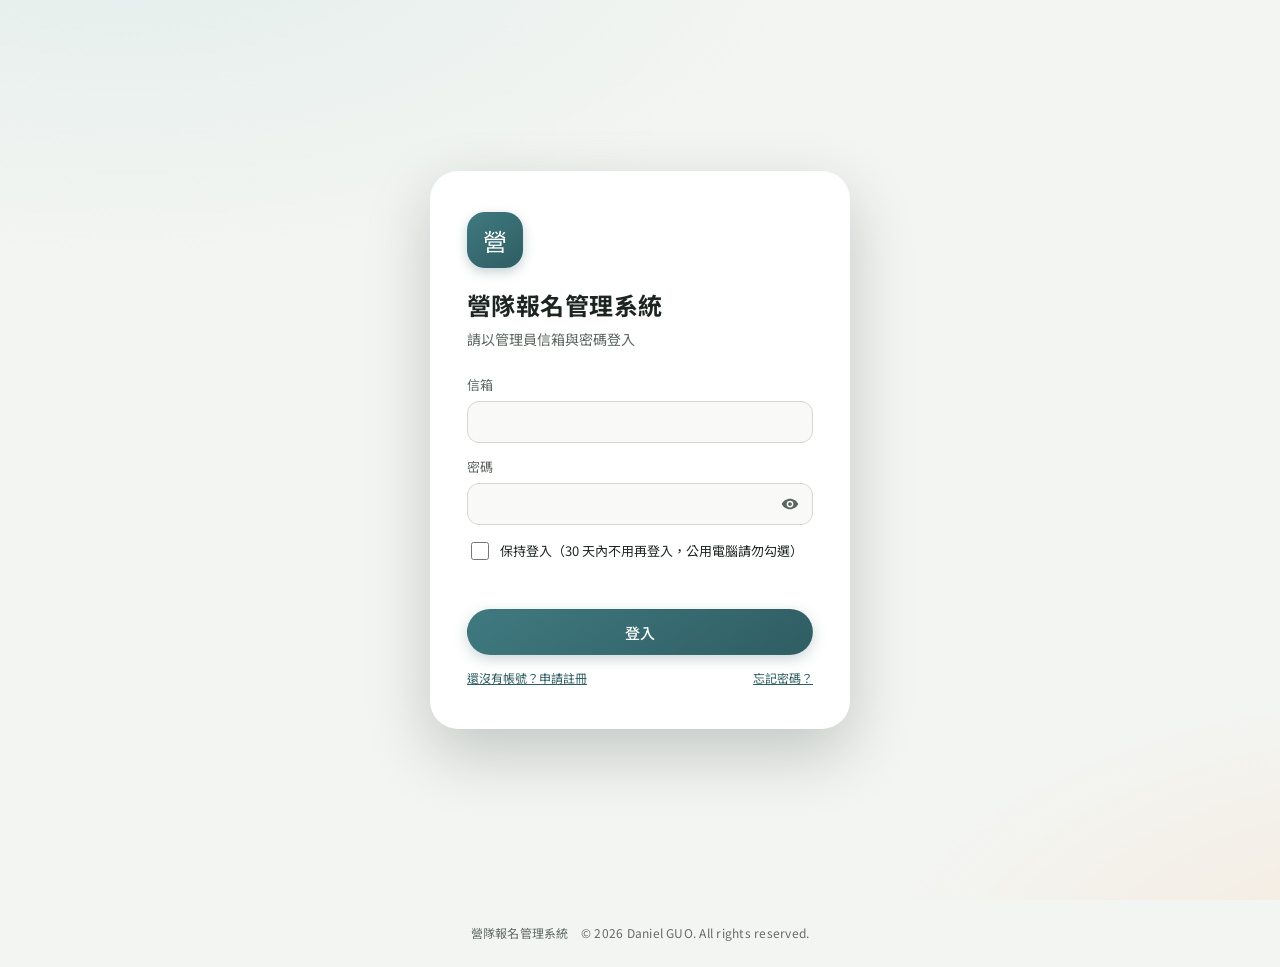
<file: newproject.html>
<!DOCTYPE html>
<!-- 營隊報名管理系統　© 2026 Daniel GUO. All rights reserved. -->
<html lang="zh-Hant">
<head>
  <meta charset="utf-8">
  <meta name="viewport" content="width=device-width, initial-scale=1">
  <meta name="theme-color" content="#2f5d62">
  <meta name="apple-mobile-web-app-capable" content="yes">
  <meta name="apple-mobile-web-app-title" content="營隊管理">
  <link rel="manifest" href="manifest.webmanifest">
  <link rel="icon" type="image/png" href="icon-192.png">
  <link rel="apple-touch-icon" href="icon-192.png">
  <title>開始新專案｜營隊報名管理</title>
  <link rel="preconnect" href="https://fonts.googleapis.com">
  <link href="https://fonts.googleapis.com/css2?family=Noto+Sans+TC:wght@400;500;700&display=swap" rel="stylesheet">
  <link rel="stylesheet" href="assets/style.css">
  <script src="assets/config.js"></script>
  <script src="assets/app.js"></script>
  <script src="assets/settings-form.js"></script>
</head>
<body>
  <main id="app">
<div class="view-newproject hidden">
  <div class="page-head">
    <div>
      <h1>開始新專案</h1>
      <div class="sub">連結舉辦方的 Google 表單，填專案設定與共同管理員</div>
    </div>
  </div>

  <div class="stepper desk-only">
    <div class="step on" data-step="1"><b>1</b>連結表單</div>
    <div class="step" data-step="2"><b>2</b>專案設定</div>
    <div class="step" data-step="3"><b>3</b>共同管理員</div>
    <div class="step" data-step="4"><b>4</b>完成</div>
  </div>

  <div class="phone-note">開始新專案需要對應表單欄位、設定營期與費用，畫面較複雜，請用電腦操作。</div>
  <form id="np-form" class="desk-only" onsubmit="return false" style="display:flex;flex-direction:column;gap:16px">
    <section class="card card-pad" id="np-step1">
      <h2>1. 連結表單</h2>
      <p class="muted small" id="np-account" style="margin:6px 0 12px"></p>
      <details id="np-help" open style="margin:0 0 18px;padding:16px 20px;border-radius:16px;background:var(--info-soft);color:#274a80;font-size:13px;line-height:1.75">
        <summary style="cursor:pointer;font-weight:700;font-size:14px">怎麼取得表單的「編輯連結」？（請舉辦方照做）</summary>
        <ol style="margin:10px 0 0;padding-left:20px">
          <li>用電腦打開 Google 表單的<b>編輯畫面</b>（上方有「問題／回覆／設定」的那一頁）。</li>
          <li>按右上角的<b>人像＋圖示</b>（共用）。</li>
          <li>在「新增使用者」輸入系統帳號 <b id="np-sys">campmanager.261014@gmail.com</b>
            <button class="btn sm" type="button" id="np-copy-sys" style="height:24px;padding:0 10px;margin-left:4px">複製</button>，
            角色選<b>「編輯者」</b>，按「傳送」。</li>
          <li>「一般存取權」的<b>編輯者</b>請設為<b>「限制」</b>，不要用「知道連結的任何人」，否則任何拿到連結的人都能改表單、刪回覆。
            作答者維持「知道連結的任何人」即可。若顯示「權限是在上層資料夾設定」，請把表單移出那個共用資料夾。</li>
          <li>關掉共用視窗，<b>複製瀏覽器網址列</b>的網址（像 <code>docs.google.com/forms/d/…/edit</code>），貼到下面。<br>
            共用視窗裡的「複製作答者連結」是給學員填的，<b>不能用</b>。</li>
        </ol>
      </details>
      <div class="row wrap" style="align-items:flex-end">
        <label class="field grow"><span>表單編輯連結<em>*</em></span><input class="input" name="formUrl" placeholder="https://docs.google.com/forms/d/…/edit"></label>
        <button class="btn primary" type="button" id="np-load">讀取表單</button>
      </div>
      <div id="np-form-info" class="hint" style="margin-top:10px"></div>
    </section>

    <section class="card card-pad hidden" id="np-step2">
      <h2 style="margin-bottom:6px">2. 專案設定</h2>
      <p class="muted small" style="margin:0 0 16px">和建立後的「專案設定」是同一套欄位。標 * 的必填；選填的區塊可以先跳過，之後在專案設定補上，每一區右邊會標示「已設定」或「尚未設定」。</p>
      <div class="drawer-section"><div class="grid-2">
        <label class="field"><span>專案代碼（活頁前綴）<em>*</em></span><input class="input" name="prefix" placeholder="例如 2027S"><span class="hint">2–12 個英文或數字，同一屆所有活頁都用這個前綴；建立後不能改</span></label>
      </div></div>
      <div class="sf-box" id="np-settings"></div>
    </section>

    <section class="card card-pad hidden" id="np-step4">
      <div class="row"><h2 class="grow">3. 共同管理員</h2><button class="btn sm" type="button" id="np-add-admin">新增一位</button></div>
      <p class="muted small" style="margin:6px 0 16px">共同管理員只能管理這個專案。已是管理員的信箱會直接加入此專案，沿用原本密碼。</p>
      <div id="np-admins" style="display:flex;flex-direction:column;gap:10px"></div>
      <hr style="border:0;border-top:1px solid var(--line);margin:20px 0">
      <label class="check"><input type="checkbox" name="notifyExisting"><span>表單上已有的回覆也寄出報名結果通知（預設不寄，只匯入）</span></label>
      <div class="row" style="margin-top:20px"><span class="spacer"></span><button class="btn primary" type="button" id="np-submit" style="height:42px;padding:0 24px">建立專案</button></div>
    </section>
  </form>
  <section class="card card-pad hidden" id="np-done"></section>
</div>
<div class="loading" id="page-loading"><div class="spinner"></div>載入中</div>
  </main>
  <div id="modal-root"></div>
  <div id="toast-root"></div>
<script>
App.page('newproject', function (root) {
  var form = $('#np-form', root);
  var info = null, sf = null;

  function showStep(n) {
    for (var i = 2; i <= 4; i++) { var st = $('#np-step' + i, root); if (st) st.classList.toggle('hidden', n < 2); }
    $$('.step', root).forEach(function (s) { s.classList.toggle('on', Number(s.getAttribute('data-step')) <= n); });
  }

  $('#np-account', root).textContent = '請舉辦方把表單的「編輯權限」分享給系統帳號後，再貼上表單的編輯連結。';
  api('systemAccount').then(function (a) { if (a) $('#np-sys', root).textContent = a; }).catch(function () {});
  $('#np-copy-sys', root).addEventListener('click', function () {
    var t = $('#np-sys', root).textContent;
    (navigator.clipboard ? navigator.clipboard.writeText(t) : Promise.reject()).then(function () { toast('已複製 ' + t); }, function () { toast('請手動複製：' + t, true); });
  });

  $('#np-load', root).addEventListener('click', function () {
    var url = form.elements.formUrl.value.trim();
    if (!url) { toast('請貼上表單編輯連結', true); return; }
    withBusy(api('inspectForm', url)).then(function (r) {
      // 已經填過設定再讀一次表單：保留填好的值，只換題目與欄位對應
      var kept = sf ? sf.read() : null;
      info = r;
      $('#np-account', root).textContent = '系統帳號：' + r.systemAccount + '（表單編輯權限需分享給此帳號）';
      $('#np-help', root).open = false;
      $('#np-form-info', root).textContent = '已讀取表單「' + r.title + '」：' + r.questions.length + ' 個題目，目前已有 ' + r.responses + ' 筆回覆。';
      var start = kept ? Object.assign({}, kept, { mapping: r.mapping, display: r.display, echo: [], hotel: kept.hotel, refund: kept.refund, bank: kept.bank, contacts: kept.contacts }) : {};
      if (!start.name) start.name = r.title;
      sf = SettingsForm.build($('#np-settings', root), start, {
        isNew: true, fieldKeys: r.fieldKeys, questions: r.questions, mapping: r.mapping, display: r.display, name: r.title, footerSystem: r.footerSystem || '', packListSystem: r.packListSystem || ''
      });
      showStep(3);
      if (!$('#np-admins', root).children.length) addAdmin();
    }).catch(function (e) { toast(e.message, true); });
  });

  function addAdmin() {
    var row = el('<div class="grid-3" style="grid-template-columns:1fr 1.4fr 1fr auto;align-items:end">' +
      '<label class="field"><span>名稱</span><input class="input" data-k="name"></label>' +
      '<label class="field"><span>信箱</span><input class="input" type="email" data-k="email"></label>' +
      '<label class="field"><span>密碼</span><input class="input" type="password" data-k="password" autocomplete="new-password" placeholder="至少 8 個字元"></label>' +
      '<button class="btn ghost icon" type="button" aria-label="移除">✕</button></div>');
    $('button', row).addEventListener('click', function () { row.remove(); });
    $('#np-admins', root).appendChild(row);
  }
  $('#np-add-admin', root).addEventListener('click', addAdmin);

  /** 送出的資料：專案設定（與專案設定相同的欄位）＋專案代碼、表單、共同管理員 */
  function collect() {
    var e = form.elements;
    var d = sf.collect();
    var admins = $$('#np-admins > div', root).map(function (r) {
      var o = {};
      $$('[data-k]', r).forEach(function (i) { o[i.getAttribute('data-k')] = i.value.trim(); });
      return o;
    }).filter(function (a) { return a.email || a.name || a.password; });
    d.formUrl = e.formUrl.value.trim();
    d.prefix = e.prefix.value.trim();
    d.coAdmins = admins;
    d.notifyExisting = e.notifyExisting.checked;
    return d;
  }

  function check(d) {
    if (!/^[A-Za-z0-9]{2,12}$/.test(d.prefix)) { form.elements.prefix.focus(); return '專案代碼需為 2 到 12 個英文或數字'; }
    for (var j = 0; j < d.coAdmins.length; j++) {
      var a = d.coAdmins[j];
      if (!/^[^@\s]+@[^@\s]+\.[^@\s]+$/.test(a.email)) return '共同管理員信箱格式不正確：' + (a.email || '(空白)');
      if (!a.name) return '請填寫共同管理員名稱：' + a.email;
    }
    return '';
  }

  /** 建立完成：列出還沒設定的區塊，點了直接打開專案設定的那一區 */
  function done(d, r) {
    var miss = SettingsForm.status(d).filter(function (x) { return !x.set; });
    var box = $('#np-done', root);
    var base = 'students.html?prefix=' + encodeURIComponent(d.prefix) + '&title=' + encodeURIComponent(d.name);
    box.innerHTML = '<h2>' + (r.pending ? '已送出核准' : '專案已建立') + '</h2>' +
      '<p class="muted" style="margin:6px 0 16px">' + esc(r.pending ? '專案「' + d.name + '」目前為「待核准」，總管（或有核准權限的人）會收到通知；核准後開始收報名，並會寄信通知你。'
        : '專案「' + d.name + '」已開始運作，匯入 ' + r.imported + ' 筆回覆；之後每筆新回覆會即時判斷並自動寄出報名結果。') + '</p>' +
      (miss.length ? '<h3 style="margin-bottom:8px">還沒設定的項目</h3><p class="hint" style="margin-top:0">' + (r.pending ? '核准後可以在專案設定補上：' : '可以現在補上，也可以之後再到「專案設定」填：') + '</p>' +
        '<div class="np-miss" style="display:flex;flex-direction:column;gap:8px;margin-bottom:18px">' + miss.map(function (x) {
          return '<div class="row" style="gap:10px;padding:10px 14px;border:1px solid var(--line);border-radius:12px"><b class="grow">' + esc(x.title) + '</b><span class="small muted">' + esc(x.text) + '</span>' +
            (r.pending ? '' : '<a class="btn sm" href="' + base + '&settings=' + x.key + '">去設定</a>') + '</div>';
        }).join('') + '</div>' : '<p>專案設定的每一區都已設定。</p>') +
      '<div class="row">' + (r.pending ? '<a class="btn primary" href="menu.html">回到選單</a>' : '<a class="btn primary" href="' + base + '">前往報名與學員管理</a>') + '</div>';
    form.classList.add('hidden');
    $('.phone-note', root).classList.add('hidden');
    box.classList.remove('hidden');
    showStep(4);
    window.scrollTo(0, 0);
  }

  $('#np-submit', root).addEventListener('click', function () {
    if (!info || !sf) { toast('請先讀取表單', true); return; }
    var d;
    try { d = collect(); } catch (err) { toast(err.message, true); return; }
    var err = check(d);
    if (err) { toast(err, true); return; }
    confirmDialog({
      title: '建立專案「' + d.name + '」',
      lines: [
        '專案代碼：' + d.prefix + '（活頁 ' + d.prefix + '_學員）',
        '招生期間：' + d.regStart + ' – ' + (d.regEnd || '未定') + '（期間外的報名會先記為「招生期外」，不自動寄結果）',
        '營期：' + d.start + ' – ' + d.end + '，上限 ' + d.capacity + ' 人',
        '原價 ' + d.price + (d.groupPrice ? '／團報 ' + d.groupPrice : '') + (d.earlyGroupPrice ? '／早鳥團報 ' + d.earlyGroupPrice : '') + (d.earlyPrice ? '／早鳥 ' + d.earlyPrice + '（至 ' + (d.earlyDeadline || '未設定') + '）' : ''),
        '共同管理員：' + (d.coAdmins.map(function (a) { return a.name + ' ' + a.email; }).join('、') || '無'),
        '表單既有 ' + info.responses + ' 筆回覆將匯入' + (d.notifyExisting ? '並寄出通知' : '，不寄通知') + (info.needsApproval ? '（核准後才匯入）' : ''),
        info.needsApproval ? '需要總管核准：核准前不收報名、不寄信，核准後才開始運作' : '之後每筆新回覆會即時判斷並自動寄出報名結果'
      ].concat(info.staffNeedsApproval && d.coAdmins.length ? ['新加入的共同管理員需要核准後才能登入（已經有帳號的人不受影響）'] : []),
      okLabel: info.needsApproval ? '送出核准' : '建立專案'
    }).then(function (ok) {
      if (!ok) return;
      withBusy(api('createProject', d)).then(function (r) {
        if (r.admins && r.admins.length) toast(r.admins.join('；'));
        done(d, r);
      }).catch(function (e) { toast(e.message, true); });
    });
  });
});
</script>
</body>
</html>
</file>
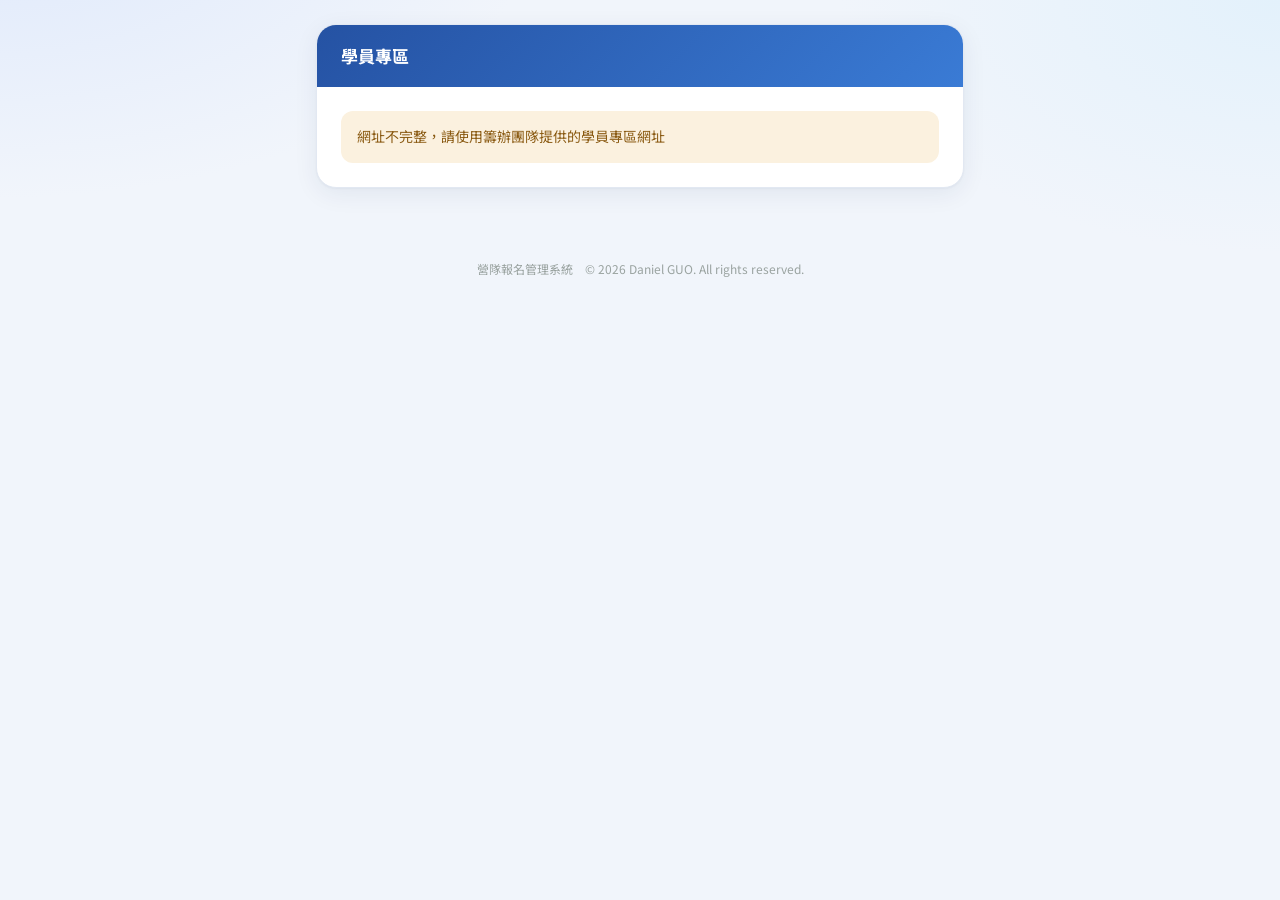
<file: portal.html>
<!DOCTYPE html>
<!-- 營隊報名管理系統　© 2026 Daniel GUO. All rights reserved. -->
<html lang="zh-Hant">
<head>
  <meta charset="utf-8">
  <meta name="viewport" content="width=device-width, initial-scale=1">
  <meta name="theme-color" content="#2b5fb4">
  <meta name="robots" content="noindex">
  <link rel="icon" type="image/png" href="icon-192.png">
  <title>學員專區</title>
  <link rel="preconnect" href="https://fonts.googleapis.com">
  <link href="https://fonts.googleapis.com/css2?family=Noto+Sans+TC:wght@400;500;700&display=swap" rel="stylesheet">
  <link rel="stylesheet" href="assets/style.css">
  <script src="assets/config.js"></script>
  <script src="assets/loading.js"></script>
  <style>
    /* 學員專區：每個專案自己的入口，學員用姓名＋身分證字號登入，只看得到自己的報名 */
    /* 學員專區用藍色調（和管理後台的綠色區分） */
    :root {
      --bg: #f1f5fb; --surface-2: #f4f7fc; --line: #e2e8f2; --line-strong: #cbd5e5;
      --text: #15233b; --text-2: #50607a; --text-3: #8391a8;
      --brand: #2b5fb4; --brand-2: #3d78d4; --brand-soft: #e5edfb;
      --accent: #2b5fb4; --accent-soft: #e5edfb; --info: #2b5fb4; --info-soft: #e5edfb;
      --focus: 0 0 0 4px rgba(43, 95, 180, .18);
      --shadow: 0 1px 2px rgba(20, 40, 80, .04), 0 6px 24px rgba(20, 40, 80, .07);
    }
    body { background: radial-gradient(900px 480px at 0% -10%, #dfe9fb 0%, transparent 60%), radial-gradient(800px 460px at 100% 0%, #e3f1fb 0%, transparent 55%), var(--bg); background-attachment: fixed; }
    ::selection { background: var(--brand-soft); }
    .btn.primary { box-shadow: 0 4px 14px rgba(43, 95, 180, .25); }
    .pt-rich [style*="color:#2f5d62"], #pt-foot [style*="color:#2f5d62"] { color: var(--brand) !important; }
    .pt-rich a[style*="background:#2f5d62"] { background: var(--brand) !important; }
    .pt-wrap { max-width: 680px; margin: 0 auto; padding: 24px max(16px, env(safe-area-inset-right, 0px)) 48px max(16px, env(safe-area-inset-left, 0px)); display: flex; flex-direction: column; gap: 16px; }
    .pt-head { padding: 18px 24px; color: #fff; font-weight: 700; font-size: 17px; background: linear-gradient(135deg, #2552a3 0%, #3a7bd5 100%); display: flex; align-items: center; gap: 12px; flex-wrap: wrap; }
    .pt-head .grow { flex: 1 1 auto; min-width: 0; }
    .pt-head small { display: block; font-weight: 400; font-size: 13px; opacity: .85; margin-top: 2px; }
    .pt-head button { background: rgba(255, 255, 255, .18); color: inherit; border: 0; border-radius: 999px; padding: 6px 14px; font: inherit; font-size: 13px; cursor: pointer; }
    .pt-body { padding: 24px; display: flex; flex-direction: column; gap: 16px; }
    .pt-body h1 { margin: 0; font-size: 22px; }
    .pt-body h2 { margin: 0; font-size: 16px; color: var(--text); }
    .pt-sec { display: flex; flex-direction: column; gap: 10px; }
    .pt-blocks { display: flex; flex-direction: column; gap: 16px; }
    .pt-blocks:empty { display: none; }
    .pt-blk { padding: 20px 22px; display: flex; flex-direction: column; gap: 12px; min-width: 0; }
    .pt-blk h2 { margin: 0; font-size: 16px; color: var(--text); }
    .pt-blk > .pt-rich > :first-child { margin-top: 0 !important; }
    .pt-blk > .pt-rich > :last-child { margin-bottom: 0 !important; }
    .pt-status { display: inline-flex; align-self: flex-start; padding: 4px 12px; border-radius: 999px; font-weight: 700; font-size: 14px; background: var(--accent-soft, #e5edfb); color: var(--accent, #2b5fb4); }
    .pt-status.gone { background: var(--bad-soft); color: var(--bad); }
    .pt-text { line-height: 1.8; }
    .pt-steps { display: grid; grid-auto-flow: column; grid-auto-columns: minmax(0, 1fr); gap: 6px; list-style: none; margin: 0; padding: 0; }
    .pt-steps li { min-width: 0; padding: 9px 3px; border-radius: 10px; background: var(--surface-2, #f4f5f3); color: var(--text-3); font-size: 12.5px; line-height: 1.35; text-align: center; display: flex; flex-direction: column; align-items: center; justify-content: center; gap: 1px; word-break: keep-all; overflow-wrap: anywhere; }
    .pt-steps li i { font-style: normal; font-size: 11px; line-height: 1; }
    .pt-steps li.done { background: var(--accent-soft, #e5edfb); color: var(--accent, #2b5fb4); font-weight: 500; }
    .pt-steps li.now { background: var(--accent, #2b5fb4); color: #fff; font-weight: 700; }
    .pt-info { border: 1px solid var(--line); border-radius: 12px; overflow: hidden; }
    .pt-info div { display: grid; grid-template-columns: 96px 1fr; gap: 10px; padding: 9px 14px; border-bottom: 1px solid var(--line); font-size: 14px; }
    .pt-info div:last-child { border-bottom: 0; }
    .pt-info b { color: var(--text-2); font-weight: 500; }
    .pt-info span { min-width: 0; word-break: break-word; }
    .pt-acts { display: flex; gap: 8px; flex-wrap: wrap; }
    .pt-acts .btn.done { background: var(--surface-2, #f4f5f3); color: var(--text-3); border-color: var(--line); box-shadow: none; }
    .pt-fold > summary { list-style: none; cursor: pointer; display: flex; align-items: center; gap: 10px; }
    .pt-fold > summary::-webkit-details-marker { display: none; }
    .pt-fold > summary::after { content: ''; width: 8px; height: 8px; border-right: 2px solid var(--text-3); border-bottom: 2px solid var(--text-3); transform: rotate(45deg); margin-left: auto; transition: transform .15s; }
    .pt-fold[open] > summary::after { transform: rotate(-135deg); }
    .pt-fold-hint { font-size: 12px; color: var(--text-3); }
    .pt-fold[open] .pt-fold-hint { display: none; }
    .pt-rich [data-cb] { display: flex !important; gap: 10px; align-items: flex-start; padding: 6px 0 !important; text-indent: 0 !important; cursor: pointer; }
    .pt-rich [data-cb] .pt-cbx { width: 18px; height: 18px; margin: 3px 0 0; flex: none; accent-color: var(--accent, #2b5fb4); }
    .pt-rich [data-cb].on { color: var(--text-3); text-decoration: line-through; }
    .pt-msg { padding: 14px 16px; border-radius: 12px; background: var(--warn-soft); color: var(--warn); line-height: 1.7; }
    .pt-err { color: var(--bad); min-height: 18px; font-size: 13px; }
    .pt-row { display: grid; grid-template-columns: 1fr 1fr; gap: 12px; }
    .pt-row > * { min-width: 0; }
    .pt-foot { color: var(--text-3); font-size: 13px; text-align: center; line-height: 1.7; }
    .pt-rich { line-height: 1.8; min-width: 0; overflow-wrap: anywhere; }
    .pt-rich table { width: 100%; }
    .pt-rich img { max-width: 100%; height: auto; }
    .pt-map { display: block; width: 100%; height: 200px; border: 0; border-radius: 10px; margin-top: 10px; background: #eaf0fa; }
    .pt-squad { display: flex; align-items: baseline; gap: 10px; flex-wrap: wrap; }
    .pt-squad b { font-size: 22px; color: var(--accent, #2b5fb4); }
    .pt-staff { display: flex; flex-direction: column; border: 1px solid var(--line); border-radius: 12px; overflow: hidden; }
    .pt-staff div { display: flex; gap: 10px; align-items: baseline; flex-wrap: wrap; padding: 9px 14px; border-bottom: 1px solid var(--line); font-size: 14px; }
    .pt-staff div:last-child { border-bottom: 0; }
    .pt-staff em { font-style: normal; font-size: 12px; padding: 1px 8px; border-radius: 999px; background: var(--surface-2, #f4f5f3); color: var(--text-2); }
    .pt-staff a { color: inherit; }
    .pt-staff span { color: var(--text-2); min-width: 0; overflow-wrap: anywhere; }
    .pt-cd { padding: 18px 20px; display: flex; flex-direction: column; gap: 10px; align-items: center; text-align: center; }
    .pt-cd[hidden] { display: none; }
    .pt-cd .lbl { font-size: 14px; color: var(--text-2); }
    .pt-cd .nums { display: flex; gap: 8px; justify-content: center; flex-wrap: wrap; }
    .pt-cd .nums div { min-width: 64px; padding: 10px 6px; border-radius: 12px; background: var(--surface-2, #f4f5f3); display: flex; flex-direction: column; gap: 2px; }
    .pt-cd .nums b { font-size: 28px; line-height: 1.1; color: var(--accent, #2b5fb4); font-variant-numeric: tabular-nums; }
    .pt-cd .nums span { font-size: 12px; color: var(--text-3); }
    .pt-cd[data-lvl=yellow] .nums div { background: #fbf4dc; } .pt-cd[data-lvl=yellow] .nums b { color: #a37b06; }
    .pt-cd[data-lvl=orange] .nums div { background: #fcebd9; } .pt-cd[data-lvl=orange] .nums b { color: #d06a12; }
    .pt-cd[data-lvl=deep] .nums div { background: #fadfcc; } .pt-cd[data-lvl=deep] .nums b { color: #b4480b; }
    .pt-cd[data-lvl=red] .nums div { background: #fbe0de; } .pt-cd[data-lvl=red] .nums b { color: #c62828; }
    .pt-cd .big { font-size: 20px; font-weight: 700; color: var(--accent, #2b5fb4); }
    .pt-check { display: flex; flex-direction: column; border: 1px solid var(--line); border-radius: 12px; overflow: hidden; }
    .pt-check label { display: flex; gap: 10px; align-items: flex-start; padding: 10px 14px; border-bottom: 1px solid var(--line); cursor: pointer; line-height: 1.6; }
    .pt-check label:last-child { border-bottom: 0; }
    .pt-check input { width: 18px; height: 18px; margin-top: 3px; flex: 0 0 auto; accent-color: var(--accent, #2b5fb4); }
    .pt-check input:checked + span { color: var(--text-3); text-decoration: line-through; }
    .pt-check span { min-width: 0; overflow-wrap: anywhere; }
    .pt-cnt { font-size: 13px; font-weight: 400; color: var(--text-3); }
    .pt-log { display: flex; flex-direction: column; gap: 6px; font-size: 14px; }
    .pt-log div { display: flex; gap: 10px; flex-wrap: wrap; }
    .pt-log time { color: var(--text-3); white-space: nowrap; }
    /* iPhone 點到字級小於 16px 的輸入框會自動放大畫面 */
    .input { font-size: 16px; }
    .pt-wrap a.btn { text-decoration: none; }
    /* 待辦：還沒做的事放在報名進度最上面，用主要按鈕 */
    .pt-todo { display: flex; flex-direction: column; gap: 10px; padding: 14px 16px; border-radius: 12px; background: var(--accent-soft, #e5edfb); }
    .pt-todo > b { font-size: 14px; color: var(--accent, #2b5fb4); }
    .pt-todo-item { display: flex; flex-direction: column; gap: 8px; align-items: flex-start; }
    .pt-todo-item + .pt-todo-item { border-top: 1px solid rgba(43, 95, 180, .15); padding-top: 10px; }
    .pt-todo-t { line-height: 1.6; }
    /* 取消報名：放在最下面、次要樣式 */
    .pt-quiet { border-top: 1px solid var(--line); padding-top: 10px; display: flex; justify-content: flex-end; }
    .pt-quiet .btn { color: var(--text-3); background: transparent; border-color: transparent; box-shadow: none; font-size: 13px; }
    .pt-faq { display: flex; flex-direction: column; }
    .pt-faq details { border-top: 1px solid var(--line); padding: 10px 0; }
    .pt-faq details:first-child { border-top: 0; padding-top: 0; }
    .pt-faq summary { cursor: pointer; font-weight: 500; line-height: 1.6; }
    .pt-faq .pt-rich { margin-top: 6px; color: var(--text-2); }
    .pt-cal { display: flex; gap: 8px; flex-wrap: wrap; align-items: center; }
    .pt-cal .lbl { font-size: 13px; color: var(--text-3); }
    .pt-edit { display: flex; flex-direction: column; gap: 12px; }
    .pt-mask { position: fixed; inset: 0; background: rgba(20, 24, 40, .45); display: flex; align-items: flex-end; justify-content: center; z-index: 50; padding: 16px max(16px, env(safe-area-inset-right, 0px)) max(16px, env(safe-area-inset-bottom, 0px)) max(16px, env(safe-area-inset-left, 0px)); }
    .pt-dlg { background: var(--surface, #fff); border-radius: 18px; width: 100%; max-width: 480px; padding: 22px; display: flex; flex-direction: column; gap: 14px; max-height: 85vh; overflow: auto; }
    .pt-dlg h2 { margin: 0; font-size: 18px; }
    .pt-dlg .input { width: 100%; box-sizing: border-box; }
    .pt-dlg .pl-body { display: flex; flex-direction: column; gap: 14px; }
    .pt-dlg .pl-body .pt-text { line-height: 1.7; }
    .pt-dlg-btns { display: flex; gap: 8px; flex-wrap: wrap; }
    @media (min-width: 521px) { .pt-mask { align-items: center; } }
    @media (max-width: 520px) { .pt-row { grid-template-columns: 1fr; } .pt-body { padding: 20px 16px; } .pt-blk { padding: 18px 16px; } }
  </style>
</head>
<body>
  <div class="pt-wrap">
    <div class="card pt-cd" id="pt-cd" hidden></div>
    <div class="card" id="pt-top">
      <div class="pt-head" id="pt-head"><div class="grow" id="pt-camp">載入中…</div></div>
      <div class="pt-body" id="pt-body"><div class="ld"><div class="ld-spin"></div><div class="ld-msg">載入中…</div></div></div>
    </div>
    <div class="pt-blocks" id="pt-blocks"></div>
    <div class="pt-foot" id="pt-foot"></div>
  </div>
<script>
(function () {
  var q = new URLSearchParams(location.search);
  var prefix = q.get('p') || '', key = q.get('k') || '';
  var body = document.getElementById('pt-body'), blocks = document.getElementById('pt-blocks'), top = document.getElementById('pt-top'), cdBox = document.getElementById('pt-cd'), head = document.getElementById('pt-head'), camp = document.getElementById('pt-camp');
  var I = null;
  var store = 'portal_' + prefix + '_' + key;   // 登入憑證只存在這個分頁，關掉就登出

  function esc(t) { return String(t === undefined || t === null ? '' : t).replace(/[&<>"']/g, function (c) { return { '&': '&amp;', '<': '&lt;', '>': '&gt;', '"': '&quot;', "'": '&#39;' }[c]; }); }
  function getTok() { try { return sessionStorage.getItem(store) || ''; } catch (e) { return ''; } }
  function setTok(t) { try { if (t) sessionStorage.setItem(store, t); else sessionStorage.removeItem(store); } catch (e) {} }
  function call(fn) {
    var args = Array.prototype.slice.call(arguments, 1);
    if (!window.CAMP_CONFIG || !CAMP_CONFIG.API_URL) return Promise.reject(new Error('網站尚未設定完成，請洽籌辦團隊'));
    return fetch(CAMP_CONFIG.API_URL, { method: 'POST', headers: { 'Content-Type': 'text/plain;charset=utf-8' }, body: JSON.stringify({ fn: fn, args: args }), redirect: 'follow' })
      .then(function (r) { if (!r.ok) throw new Error('連線失敗，請稍後再試'); return r.json(); })
      .then(function (j) { if (!j.ok) throw new Error(j.error || '發生錯誤'); return j.result; });
  }
  /** 沒登入的畫面：清掉區塊卡片，倒數回到最上面，聯絡人員放頁尾 */
  function plain() {
    blocks.innerHTML = '';
    top.parentNode.insertBefore(cdBox, top);
    foot(true);
  }
  function foot(withContacts) {
    if (!I) return;
    document.getElementById('pt-foot').innerHTML = (withContacts && I.contactsHtml ? '<div style="text-align:left;margin-bottom:16px">' + I.contactsHtml + '</div>' : '') + I.signatureHtml;
  }
  function closed(msg) {
    plain();
    camp.textContent = '學員專區';
    body.innerHTML = '<div class="pt-msg"></div>';
    body.firstChild.textContent = msg;
  }
  function logoutBtn(on) {
    var b = document.getElementById('pt-out');
    if (on && !b) {
      b = document.createElement('button'); b.type = 'button'; b.id = 'pt-out'; b.textContent = '登出';
      b.addEventListener('click', function () { var t = getTok(); setTok(''); call('portalLogout', t).catch(function () {}); login(); });
      head.appendChild(b);
    }
    if (!on && b) b.remove();
  }

  function login(msg) {
    logoutBtn(false);
    plain();
    body.innerHTML = '<h1>學員專區</h1><div class="pt-text">輸入報名時填的學員姓名與' + esc(I.keyLabel) + '，查看你的報名進度、繳費資訊與營隊資訊。</div>' +
      (msg ? '<div class="pt-msg"></div>' : '') +
      '<form class="pt-sec" id="pt-login" autocomplete="on"><div class="pt-row">' +
      '<label class="field"><span>學員姓名</span><input class="input" name="name" autocomplete="name" required></label>' +
      '<label class="field"><span>' + esc(I.keyLabel) + '</span><input class="input" name="key" required' + (I.keyLabel === '身分證字號' ? ' autocapitalize="characters" maxlength="10" autocomplete="off"' : ' type="email" autocomplete="email"') + '></label></div>' +
      '<div class="pt-err"></div><div><button class="btn primary" type="submit">登入</button></div></form>';
    if (msg) body.querySelector('.pt-msg').textContent = msg;
    var form = document.getElementById('pt-login');
    form.elements.name.value = q.get('n') || '';
    form.addEventListener('submit', function (e) {
      e.preventDefault();
      var btn = form.querySelector('button'), err = form.querySelector('.pt-err');
      err.textContent = ''; btnBusy(btn, true, '登入', '登入中…');
      call('portalLogin', prefix, key, form.elements.name.value.trim(), form.elements.key.value.trim()).then(function (r) {
        setTok(r.token);
        if (r.data) { logoutBtn(true); render(r.data); } else show();
      }).catch(function (e2) { err.textContent = e2.message; btnBusy(btn, false, '登入'); });
    });
  }

  function infoTable(rows) {
    return '<div class="pt-info">' + rows.map(function (x) { return '<div><b>' + esc(x[0]) + '</b><span>' + esc(x[1]) + '</span></div>'; }).join('') + '</div>';
  }

  function show() {
    var tok = getTok();
    if (!tok) { login(); return; }
    showLoading(body, '正在載入你的報名資料…');
    (pending || call('portalData', tok, prefix, key)).then(function (d) {
      logoutBtn(true);
      render(d);
    }).catch(function (e) {
      if (/重新登入|過期/.test(e.message)) { setTok(''); login('登入已過期，請重新登入'); return; }
      body.innerHTML = '<div class="pt-msg"></div><div><button class="btn" type="button">重新整理</button></div>';
      body.querySelector('.pt-msg').textContent = e.message;
      body.querySelector('button').onclick = show;
    });
  }

  /** 學員看到的主畫面：問候在上方卡片，其他資訊依管理員排的順序各自一張圓角卡片；preview 時按鈕不能點（管理員預覽） */
  function render(d, preview) {
      body.innerHTML = '<h1>' + esc(d.name) + ' 你好</h1>';
      foot(false);
      function card(title, inner, extra) { return '<section class="card pt-blk"' + (extra || '') + '>' + (title ? '<h2>' + title + '</h2>' : '') + inner + '</section>'; }
      var SYS = {
        countdown: function () { return '<div data-cd></div>'; },
        status: function () {
          // 按鈕分三種：待辦（最上面、主要按鈕）、一般（已回報、已簽、取消候補）、取消報名（最下面、次要樣式）
          function btn(a, cls) {
            var i = d.actions.indexOf(a);
            // 預覽時按鈕不會開表單，點了只提示
            return preview ? '<span class="' + cls + '" data-pv>' + esc(a.label) + '</span>' : '<a class="' + cls + '" data-a="' + i + '" href="' + esc(a.url) + '">' + esc(a.label) + (a.done && a.kind === 'pay' ? '（已回報）' : a.done && a.kind === 'transport' ? '（已填，可修改）' : '') + '</a>';
          }
          var todo = d.actions.filter(function (a) { return a.todo; }), quiet = d.actions.filter(function (a) { return a.quiet; });
          var rest = d.actions.filter(function (a) { return !a.todo && !a.quiet; });
          return card('報名進度',
            (todo.length ? '<div class="pt-todo"><b>待辦</b>' + todo.map(function (a) {
              return '<div class="pt-todo-item"><div class="pt-todo-t">' + esc(a.todoText || a.label) + '</div><div class="pt-acts">' + btn(a, 'btn primary') +
                (a.parentLink ? (preview ? '<span class="btn ghost" data-pv>傳給家長</span>' : '<button class="btn ghost" type="button" data-parent>傳給家長</button>') : '') + '</div></div>';
            }).join('') + '</div>' : '') +
            '<span class="pt-status' + (d.gone ? ' gone' : '') + '">' + esc(d.status) + '</span>' +
            (d.steps.length ? '<ol class="pt-steps">' + d.steps.map(function (s) { return '<li class="' + s.state + '">' + (s.state === 'done' ? '<i>✓</i>' : '') + '<span>' + esc(s.label) + '</span>' + '</li>'; }).join('') + '</ol>' : '') +
            (d.statusText ? '<div class="pt-text" data-status-text></div>' : '') +
            (rest.length ? '<div class="pt-acts">' + rest.map(function (a) { return btn(a, 'btn ' + (a.done ? 'done' : 'ghost')); }).join('') + '</div>' : '') +
            (quiet.length ? '<div class="pt-quiet">' + quiet.map(function (a) { return btn(a, 'btn sm'); }).join('') + '</div>' : ''));
        },
        squad: function () {
          if (!d.squad) return '';
          return card('我的小隊', '<div class="pt-squad"><b>第 ' + esc(d.squad.no) + ' 小隊</b></div>' +
            (d.squad.staff.length ? '<div class="pt-staff">' + d.squad.staff.map(function (x) {
              var c = x.contact ? esc(x.contact) : '';   // 純文字，不做撥號連結
              return '<div><em>' + esc(x.role) + '</em><b>' + esc(x.name) + '</b>' + (c ? '<span>' + c + '</span>' : '') + '</div>';
            }).join('') + '</div>' : ''));
        },
        pay: function () { return d.payHtml ? card('繳費資訊', '<div class="pt-rich">' + d.payHtml + '</div>') : ''; },
        info: function () { return '<details class="card pt-blk pt-fold"><summary><h2>報名資訊</h2><span class="pt-fold-hint">點開查看</span></summary>' + infoTable(d.info) + '' + '</details>'; },
        // 報名資料：預設收起來，點標題展開；有開放自行修改的欄位時多一顆「修改資料」
        data: function () {
          if (!d.dataHtml && !editable.length) return '';
          return '<details class="card pt-blk pt-fold"' + (editOpen ? ' open' : '') + '><summary><h2>報名資料</h2><span class="pt-fold-hint">點開查看</span></summary>' + (d.dataHtml ? '<div class="pt-rich">' + d.dataHtml + '</div>' : '') + editHtml() + '</details>';
        },
        refund: function () { return d.refundHtml ? card('', '<div class="pt-rich">' + d.refundHtml + '</div>') : ''; },
        reports: function () { return d.reports.length ? card('我送出的表單', '<div class="pt-log">' + d.reports.map(function (r) { return '<div><time>' + esc(r.t) + '</time><span>' + esc(r.what) + '</span></div>'; }).join('') + '</div>') : ''; },
        hotel: function () { return d.hotelHtml ? card('飯店資訊', '<div class="pt-rich">' + d.hotelHtml + '</div>') : ''; },
        room: function () {
          var r = d.room;
          if (!r) return '';
          return card('我的房間', '<div class="pt-squad"><b>' + esc(r.no) + '</b>' + (r.label ? '<span class="muted">' + esc(r.label) + '</span>' : '') + '</div>' +
            (r.note ? '<div class="pt-rich">' + r.note + '</div>' : '') +
            (r.mates ? '<div class="pt-text"><span class="muted">室友：</span>' + (r.mates.length ? r.mates.map(esc).join('、') : '目前只有你') + '</div>' : ''));
        },
        contacts: function () { return I && I.contactsHtml ? card('', '<div class="pt-rich">' + I.contactsHtml + '</div>') : ''; }
      };
      var editable = d.editable || [], editOpen = !!render.editOpen;
      render.editOpen = false;
      function editHtml() {
        if (!editable.length) return '';
        return '<form class="pt-edit" data-edit><div class="small muted">下面這幾項可以自己修改，送出後籌辦團隊會收到通知。其他資料要修改請洽籌辦團隊。</div>' +
          editable.map(function (f) { return '<label class="field"><span>' + esc(f.label) + '</span><input class="input" name="' + esc(f.key) + '" maxlength="200" value="' + esc(f.value) + '"' + (/Phone$/.test(f.key) ? ' inputmode="tel" autocomplete="tel"' : '') + (preview ? ' disabled' : '') + '></label>'; }).join('') +
          '<div class="pt-err"></div><div><button class="btn primary" type="submit"' + (preview ? ' disabled' : '') + '>儲存修改</button></div></form>';
      }
      var h = '', hasData = false;
      (d.sections || []).forEach(function (x, i) {
        if (x.type === 'sys') { if (x.key === 'data') hasData = true; h += SYS[x.key] ? SYS[x.key]() : ''; return; }
        if (x.type === 'faq') {
          h += card(esc(x.title), '<div class="pt-faq">' + x.items.map(function (it) { return '<details><summary>' + esc(it.q) + '</summary><div class="pt-rich">' + it.a + '</div></details>'; }).join('') + '</div>');
          return;
        }
        if (x.type === 'checklist') {
          h += card(esc(x.title) + '<span class="pt-cnt" data-i="' + i + '"></span>', '<div class="pt-check">' + x.items.map(function (it, j) {
            return '<label><input type="checkbox" data-s="' + i + '" data-j="' + j + '"' + (preview ? ' disabled' : '') + '><span>' + it + '</span></label>';
          }).join('') + '</div>');
        } else h += card(esc(x.title), '<div class="pt-rich">' + x.html + '</div>');
      });
      // 管理員把「報名資料」隱藏了：修改資料另外放一張卡片
      if (!hasData && editable.length) h += card('修改我的資料', editHtml());
      // 報到 QR code（Checkin.gs）：營期前 3 天起放最上面，之前放最下面
      if (d.checkin) {
        var ck = card('營隊報到 QR code', '<div style="line-height:1.8">' + (d.checkin.done ? '你已在 ' + esc(d.checkin.t) + ' 完成報到。' : '報到當天請出示這個 QR code 給工作人員掃描；可以先截圖存在手機裡。') + '</div>' +
          '<div data-ckqr style="align-self:center;background:#fff;padding:12px;border-radius:12px;line-height:0"></div>');
        h = d.checkin.soon ? ck + h : h + ck;
      }
      // 營隊互動系統（電子手冊、行程、分數、緊急聯絡）：開放時放最上面
      if (d.interact) h = card('營隊互動', '<div class="pt-text">營隊電子手冊：現在的活動、行程表、隊伍分數與緊急聯絡。</div><div class="pt-acts">' +
        (preview ? '<span class="btn primary" data-pv>進入營隊互動</span>' : '<button class="btn primary" type="button" data-interact>進入營隊互動</button>') + '</div><div class="pt-err" data-interact-err></div>') + h;
      // 姓名打錯但身分證字號對得上：一樣讓他看，最上方提示請籌辦團隊修改
      if (d.nameNotice) h = '<div class="pt-msg">' + esc(d.nameNotice) + '</div>' + h;
      blocks.innerHTML = h;
      var ckBox = blocks.querySelector('[data-ckqr]');
      if (ckBox) {
        var drawCk = function () { new QRCode(ckBox, { text: d.checkin.code, width: 200, height: 200, correctLevel: QRCode.CorrectLevel.M }); };
        if (window.QRCode) drawCk();
        else { var qs = document.createElement('script'); qs.src = 'assets/qrcode.min.js'; qs.onload = drawCk; qs.onerror = function () { ckBox.textContent = 'QR code 載入失敗，請重新整理'; }; document.head.appendChild(qs); }
      }
      blocks.querySelectorAll('[data-pv]').forEach(function (b) { b.addEventListener('click', function () { alert('這是管理員預覽，按鈕不會開啟表單；學員登入後點這裡就會開啟。'); }); });
      blocks.querySelectorAll('a[data-a]').forEach(function (b) {
        var a = d.actions[Number(b.getAttribute('data-a'))];
        if (a && a.warn) b.addEventListener('click', function (e) { if (!confirm(a.warn)) e.preventDefault(); });
      });
      blocks.querySelectorAll('[data-parent]').forEach(function (b) { b.addEventListener('click', function () { parentLink(); }); });
      blocks.querySelectorAll('[data-interact]').forEach(function (b) {
        b.addEventListener('click', function () {
          var err = blocks.querySelector('[data-interact-err]');
          err.textContent = '';
          btnBusy(b, true, '進入營隊互動', '準備中…');
          call('interactLink', getTok(), prefix, key).then(function (r) { location.href = r.url; })
            .catch(function (e) { err.textContent = e.message; btnBusy(b, false, '進入營隊互動'); });
        });
      });
      blocks.querySelectorAll('[data-cal]').forEach(function (b) { b.addEventListener('click', function () { addCalendar(b); }); });
      var ef = blocks.querySelector('[data-edit]');
      if (ef && !preview) ef.addEventListener('submit', function (e) {
        e.preventDefault();
        var btn = ef.querySelector('button'), err = ef.querySelector('.pt-err'), changes = {}, n = 0;
        editable.forEach(function (f) { var v = ef.elements[f.key].value.trim(); if (v !== f.value.trim()) { changes[f.key] = v; n++; } });
        err.textContent = '';
        if (!n) { err.textContent = '沒有修改任何資料'; return; }
        btnBusy(btn, true, '儲存修改', '儲存中…');
        call('portalEdit', getTok(), prefix, key, changes).then(function (r) {
          render.editOpen = true;
          render(r.data);
          var ok = blocks.querySelector('[data-edit] .pt-err');
          if (ok) { ok.style.color = 'var(--ok, #2e7d4f)'; ok.textContent = '已儲存，籌辦團隊會收到通知'; }
        }).catch(function (e2) { err.textContent = e2.message; btnBusy(btn, false, '儲存修改'); });
      });
      // 核取方塊（編輯器的「☐ 核取」）：學員可以打勾，只記在這支手機
      blocks.querySelectorAll('.pt-rich [data-cb]').forEach(function (row, n) {
        var mark = row.firstElementChild, k = 'portal_cb_' + prefix + '_' + d.name + '_' + n + '_' + row.textContent.slice(1, 40), on = row.getAttribute('data-cb') === '1';
        try { var v = localStorage.getItem(k); if (v !== null) on = v === '1'; } catch (e) {}
        var cb = document.createElement('input'); cb.type = 'checkbox'; cb.checked = on; cb.disabled = !!preview; cb.className = 'pt-cbx';
        if (mark) mark.replaceWith(cb); else row.insertBefore(cb, row.firstChild);
        row.classList.toggle('on', on);
        cb.addEventListener('change', function () { row.classList.toggle('on', cb.checked); try { localStorage.setItem(k, cb.checked ? '1' : '0'); } catch (e) {} });
        row.addEventListener('click', function (e) { if (e.target !== cb && !preview && !e.target.closest('a')) { cb.checked = !cb.checked; cb.dispatchEvent(new Event('change')); } });
      });
      // 營隊倒數放到管理員排的位置；隱藏時留在最上面（不顯示）
      noCd = !!(d.withdrawn || d.waiting);   // 已取消、候補中：不顯示營隊倒數
      if (noCd) { if (cdTimer) clearInterval(cdTimer); cdBox.hidden = true; }
      var slot = blocks.querySelector('[data-cd]');
      if (slot) slot.parentNode.replaceChild(cdBox, slot); else top.parentNode.insertBefore(cdBox, top);
      // 地點卡片下面加上嵌入的 Google 地圖
      blocks.querySelectorAll('.pt-rich [data-map]').forEach(function (m) {
        var f = document.createElement('iframe');
        f.className = 'pt-map'; f.loading = 'lazy'; f.title = '地圖'; f.referrerPolicy = 'no-referrer-when-downgrade';
        f.src = 'https://www.google.com/maps?q=' + m.getAttribute('data-map') + '&output=embed';
        m.appendChild(f);
      });
      // 報名進度的說明：用專用的標記找，區塊順序調換後也不會寫到別張卡片（例如「我的房間」的室友那行）
      if (d.statusText) blocks.querySelector('[data-status-text]').textContent = d.statusText;

      // 勾選清單：勾選狀態只存在這支手機（每個區塊依標題記住）
      (d.sections || []).forEach(function (x, i) {
        if (x.type !== 'checklist') return;
        var k = 'portal_chk_' + prefix + '_' + d.name + '_' + x.title, saved = {};
        try { saved = JSON.parse(localStorage.getItem(k) || '{}') || {}; } catch (e) {}
        var boxes = blocks.querySelectorAll('input[data-s="' + i + '"]'), cnt = blocks.querySelector('.pt-cnt[data-i="' + i + '"]');
        function count() { var n = 0; boxes.forEach(function (b) { if (b.checked) n++; }); cnt.textContent = '　' + n + ' / ' + boxes.length; }
        boxes.forEach(function (b) {
          var key2 = b.parentNode.textContent.trim();
          b.checked = !!saved[key2];
          b.addEventListener('change', function () { saved[key2] = b.checked; try { localStorage.setItem(k, JSON.stringify(saved)); } catch (e) {} count(); });
        });
        count();
      });
  }

  /* ---------- 加到行事曆：.ics（手機行事曆、Outlook）與 Google 日曆連結 ---------- */
  function ymd(s) { return String(s || '').replace(/-/g, ''); }
  function nextDay(s) { var d = new Date(s + 'T00:00:00Z'); d.setUTCDate(d.getUTCDate() + 1); return d.toISOString().slice(0, 10).replace(/-/g, ''); }
  function gcalUrl() {
    return 'https://calendar.google.com/calendar/render?action=TEMPLATE&text=' + encodeURIComponent(I.campName) +
      '&dates=' + ymd(I.startYmd) + '/' + nextDay(I.endYmd || I.startYmd) + '&details=' + encodeURIComponent((I.period ? '營期：' + I.period + '\n' : '') + location.href.split('?')[0] + '?p=' + encodeURIComponent(prefix) + '&k=' + encodeURIComponent(key));
  }
  function calRow() {
    if (!I || !I.startYmd) return '';
    return '<div class="pt-cal"><span class="lbl">把營期加到行事曆：</span><button class="btn sm" type="button" data-cal>手機行事曆（.ics）</button><a class="btn sm ghost" target="_blank" rel="noopener" href="' + esc(gcalUrl()) + '">Google 日曆</a></div>';
  }
  /** 倒數卡片下面也放一份（營隊開始前才放） */
  function calInCountdown() {
    if (!I || !I.startYmd || cdBox.hidden || cdBox.querySelector('.pt-cal') || !(I.startMs > Date.now())) return;
    var row = document.createElement('div');
    row.innerHTML = calRow();
    row = row.firstChild;
    row.style.justifyContent = 'center';
    row.querySelector('[data-cal]').addEventListener('click', function () { addCalendar(this); });
    cdBox.appendChild(row);
  }
  function addCalendar(btn) {
    var esc2 = function (v) { return String(v).replace(/[\\;,]/g, function (c) { return '\\' + c; }).replace(/\n/g, '\\n'); };
    var stamp = new Date().toISOString().replace(/[-:]/g, '').replace(/\.\d+/, '');
    var ics = ['BEGIN:VCALENDAR', 'VERSION:2.0', 'PRODID:-//camp-system//portal//ZH-TW', 'CALSCALE:GREGORIAN', 'BEGIN:VEVENT',
      'UID:' + prefix + '-' + ymd(I.startYmd) + '@camp-system', 'DTSTAMP:' + stamp, 'DTSTART;VALUE=DATE:' + ymd(I.startYmd), 'DTEND;VALUE=DATE:' + nextDay(I.endYmd || I.startYmd),
      'SUMMARY:' + esc2(I.campName), 'DESCRIPTION:' + esc2(I.period ? '營期：' + I.period : ''), 'END:VEVENT', 'END:VCALENDAR'].join('\r\n');
    // LINE、IG 等內建瀏覽器通常不能下載檔案：改顯示「用瀏覽器開啟」的提示
    var hint = inAppHint('把行事曆檔案加到手機');
    if (hint) {
      var row = btn.closest('.pt-cal'), old = row.parentNode.querySelector('.inapp-hint');
      if (old) old.remove();
      row.parentNode.insertBefore(hint, row.nextSibling);
      return;
    }
    var url = URL.createObjectURL(new Blob([ics], { type: 'text/calendar;charset=utf-8' }));
    var a = document.createElement('a'); a.href = url; a.download = I.campName + '.ics';
    document.body.appendChild(a); a.click(); a.remove();
    setTimeout(function () { URL.revokeObjectURL(url); }, 60000);
  }

  /* ---------- 傳給家長（試辦）：產生只能簽這位學員同意書的連結 ---------- */
  function parentLink(regen) {
    var mask = document.createElement('div');
    mask.className = 'pt-mask';
    mask.innerHTML = '<div class="pt-dlg" role="dialog" aria-modal="true" aria-labelledby="pl-t"><h2 id="pl-t">傳給家長簽同意書</h2><div class="pl-body"><div class="ld"><div class="ld-spin"></div><div class="ld-msg">產生連結中…</div></div></div>' +
      '<div class="pt-dlg-btns" style="justify-content:flex-end"><button class="btn ghost" type="button" data-close>關閉</button></div></div>';
    function close() { mask.remove(); document.removeEventListener('keydown', onKey); }
    function onKey(e) { if (e.key === 'Escape') close(); }
    mask.addEventListener('click', function (e) { if (e.target === mask || e.target.closest('[data-close]')) close(); });
    document.addEventListener('keydown', onKey);
    document.body.appendChild(mask);
    var box = mask.querySelector('.pl-body');
    function draw(r) {
      box.innerHTML = '<div class="pt-text">把這個連結傳給家長（監護人），家長用自己的手機打開就能閱讀並簽名，不用輸入你的身分證字號。這個連結只能簽你的同意書，' + esc(r.days) + ' 天內有效（到 ' + esc(r.exp) + '）。</div>' +
        '<input class="input" readonly><div class="pt-dlg-btns"><button class="btn primary" type="button" data-copy>複製連結</button><button class="btn ghost" type="button" data-regen>重新產生</button></div>' +
        '<div class="small muted">重新產生後，舊的連結會失效。你和家長誰先簽都可以，兩位都簽好才算完成。</div>';
      var inp = box.querySelector('input'); inp.value = r.url;
      box.querySelector('[data-copy]').addEventListener('click', function () { copyBtn(this, r.url); });
      box.querySelector('[data-regen]').addEventListener('click', function () {
        if (!confirm('確定要重新產生連結嗎？舊的連結會立即失效，要把新連結再傳給家長。')) return;
        load(true);
      });
    }
    function load(re) {
      showLoading(box, '產生連結中…');
      call('portalParentLink', getTok(), prefix, key, re === true).then(draw).catch(function (e) {
        box.innerHTML = '<div class="pt-msg"></div>'; box.firstChild.textContent = e.message;
        if (/重新登入|過期/.test(e.message)) { close(); setTok(''); login('登入已過期，請重新登入'); }
      });
    }
    load(regen === true);
  }

  /** 營隊倒數：以伺服器時間校正，每秒更新 */
  var cdTimer = null, noCd = false;
  function countdown(info) {
    var box = document.getElementById('pt-cd');
    if (cdTimer) clearInterval(cdTimer);
    if (noCd || !info.startMs || info.countdown === false) { box.hidden = true; return; }
    var skew = info.now ? info.now - Date.now() : 0;
    function pad(n) { return n < 10 ? '0' + n : String(n); }
    // 倒數的數字寫在 main 裡，下面「加到行事曆」那一列不會每秒被蓋掉
    box.innerHTML = '<div class="pt-cd-main" style="display:flex;flex-direction:column;gap:10px;align-items:center"></div>';
    var main = box.firstChild;
    function tick() {
      var now = Date.now() + skew, left = info.startMs - now;
      box.hidden = false;
      if (left > 0) {
        var s = Math.floor(left / 1000), d = Math.floor(s / 86400), h = Math.floor(s % 86400 / 3600), m = Math.floor(s % 3600 / 60), sec = s % 60;
        // 越接近越醒目：剩一個月內黃、一週內橘、剩一天深橘、不到一天紅
        box.setAttribute('data-lvl', d < 1 ? 'red' : d < 2 ? 'deep' : d < 7 ? 'orange' : d < 30 ? 'yellow' : '');
        main.innerHTML = '<div class="lbl">距離營隊開始還有</div><div class="nums"><div><b>' + d + '</b><span>天</span></div><div><b>' + pad(h) + '</b><span>時</span></div><div><b>' + pad(m) + '</b><span>分</span></div><div><b>' + pad(sec) + '</b><span>秒</span></div></div>';
      } else if (info.endMs && now < info.endMs) {
        box.setAttribute('data-lvl', '');
        main.innerHTML = '<div class="big">營隊進行中</div><div class="lbl">祝大家玩得開心！</div>';
        var c1 = box.querySelector('.pt-cal'); if (c1) c1.remove();
        clearInterval(cdTimer);
      } else {
        main.innerHTML = '<div class="big">營隊已圓滿結束</div><div class="lbl">謝謝你的參與，我們下次見！</div>';
        var c2 = box.querySelector('.pt-cal'); if (c2) c2.remove();
        clearInterval(cdTimer);
      }
    }
    tick();
    cdTimer = setInterval(tick, 1000);
  }

  function applyHead(info) {
    I = info;
    countdown(info);
    camp.innerHTML = esc(info.campName) + (info.period ? '<small>' + esc(info.period) + '</small>' : '');
    foot(!blocks.innerHTML);
  }

  /** 管理員預覽：從學員管理頁打開，用管理員的登入看某位學員的畫面 */
  function preview(sid) {
    var adminTok = '';
    try { adminTok = sessionStorage.getItem('camp_token') || localStorage.getItem('camp_token') || ''; } catch (e) {}
    if (!adminTok) { closed('預覽需要先登入管理系統，請從「報名與學員管理 → 學員專區 → 預覽」打開'); return; }
    showLoading(body, '正在載入學員看到的畫面…');
    call('portalPreview', adminTok, prefix, sid || '').then(function (r) {
      applyHead(r.head);
      document.title = '預覽學員專區｜' + r.head.campName;
      render(r.data, true);
      var bar = document.createElement('div');
      bar.className = 'pt-msg';
      bar.innerHTML = '<b>管理員預覽</b>：這是學員「<span></span>」登入後看到的畫面' + (r.open ? '' : '（學員專區目前沒有開放，學員還看不到）') + '。<label style="display:flex;gap:8px;align-items:center;margin-top:8px;flex-wrap:wrap">換一位學員<select class="input" style="flex:1 1 160px;min-width:0"></select></label>';
      bar.querySelector('span').textContent = r.data.name;
      var sel = bar.querySelector('select');
      r.students.forEach(function (x) { var o = document.createElement('option'); o.value = x.id; o.textContent = x.name + '（' + x.status + '）'; sel.appendChild(o); });
      sel.value = r.studentId;
      sel.addEventListener('change', function () { preview(sel.value); });
      body.insertBefore(bar, body.firstChild);
    }).catch(function (e) { closed(e.message); });
  }

  if (prefix && q.get('preview') === '1') { preview(q.get('s') || ''); return; }
  if (!prefix || !key) { closed('網址不完整，請使用籌辦團隊提供的學員專區網址'); return; }
  // 已經登入過：專案資訊和報名資料同時載入，不用一個等一個
  var pending = getTok() ? call('portalData', getTok(), prefix, key) : null;
  if (pending) pending.catch(function () {});
  call('portalInfo', prefix, key).then(function (info) {
    if (info.closed) { closed(info.message); return; }
    applyHead(info);
    document.title = '學員專區｜' + info.campName;
    show();
    pending = null;
  }).catch(function (e) { closed(e.message); });
})();
</script>
<footer style="text-align:center;color:#9aa3a0;font-size:12px;padding:8px 16px calc(20px + env(safe-area-inset-bottom, 0px))">營隊報名管理系統　© 2026 Daniel GUO. All rights reserved.</footer>
</body>
</html>
</file>
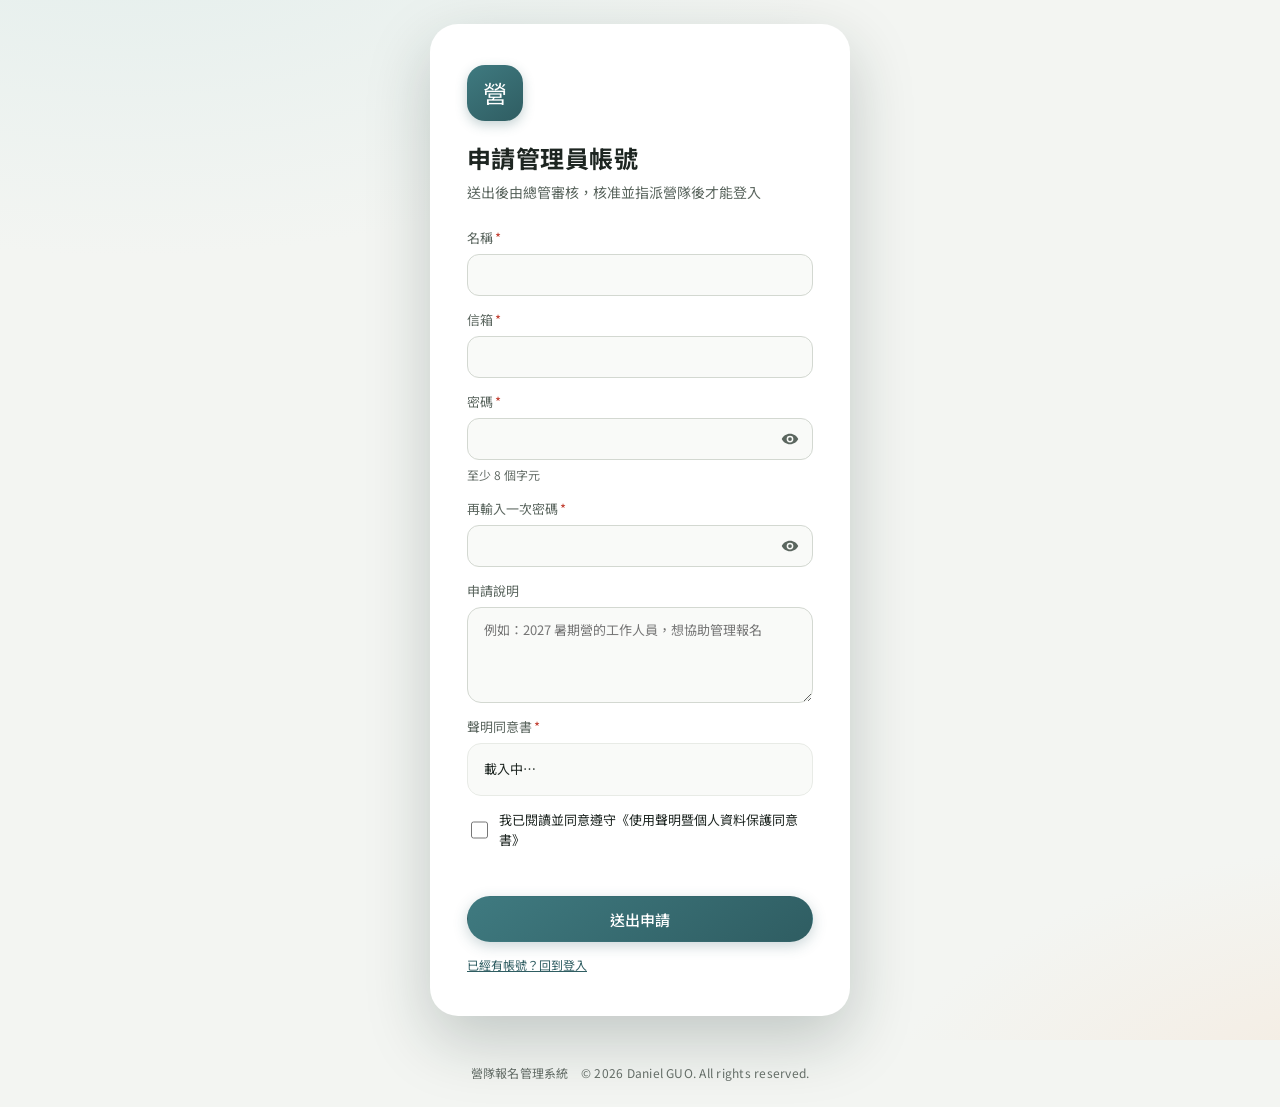
<file: register.html>
<!DOCTYPE html>
<!-- 營隊報名管理系統　© 2026 Daniel GUO. All rights reserved. -->
<html lang="zh-Hant">
<head>
  <meta charset="utf-8">
  <meta name="viewport" content="width=device-width, initial-scale=1">
  <meta name="theme-color" content="#2f5d62">
  <meta name="apple-mobile-web-app-capable" content="yes">
  <meta name="apple-mobile-web-app-title" content="營隊管理">
  <link rel="manifest" href="manifest.webmanifest">
  <link rel="icon" type="image/png" href="icon-192.png">
  <link rel="apple-touch-icon" href="icon-192.png">
  <title>註冊｜營隊報名管理</title>
  <link rel="preconnect" href="https://fonts.googleapis.com">
  <link href="https://fonts.googleapis.com/css2?family=Noto+Sans+TC:wght@400;500;700&display=swap" rel="stylesheet">
  <link rel="stylesheet" href="assets/style.css">
  <script src="assets/config.js"></script>
  <script src="assets/app.js"></script>
</head>
<body>
    <div class="login-wrap">
      <form class="card login-card" id="reg-form" autocomplete="on">
        <div class="brand-mark">營</div>
        <h1>申請管理員帳號</h1>
        <p class="muted" style="margin:6px 0 24px">送出後由總管審核，核准並指派營隊後才能登入</p>
        <div style="display:flex;flex-direction:column;gap:14px">
          <label class="field"><span>名稱<em>*</em></span><input class="input" name="name" autocomplete="name" required></label>
          <label class="field"><span>信箱<em>*</em></span><input class="input" name="email" type="email" autocomplete="username" required></label>
          <label class="field"><span>密碼<em>*</em></span><input class="input" name="password" type="password" autocomplete="new-password" minlength="8" required><span class="hint">至少 8 個字元</span></label>
          <label class="field"><span>再輸入一次密碼<em>*</em></span><input class="input" name="password2" type="password" autocomplete="new-password" minlength="8" required></label>
          <label class="field"><span>申請說明</span><textarea class="input" name="note" rows="3" maxlength="300" placeholder="例如：2027 暑期營的工作人員，想協助管理報名"></textarea></label>
          <div class="field"><span>聲明同意書<em>*</em></span><div class="terms-box" id="reg-terms" tabindex="0">載入中…</div></div>
          <label class="check"><input type="checkbox" name="agree"><span>我已閱讀並同意遵守《使用聲明暨個人資料保護同意書》</span></label>
          <div class="small" id="reg-error" style="color:var(--bad);min-height:18px"></div>
          <button class="btn primary" type="submit" style="height:42px">送出申請</button>
          <div class="small muted"><a href="index.html">已經有帳號？回到登入</a></div>
        </div>
      </form>
      <div class="card login-card hidden" id="reg-done">
        <div class="brand-mark">營</div>
        <h1>申請已送出</h1>
        <p class="muted" style="margin:10px 0 24px">總管會收到通知。核准後，用剛才的信箱與密碼登入即可。</p>
        <a class="btn primary" href="index.html" style="height:42px;display:grid;place-items:center">回到登入</a>
      </div>
    </div>

  <div id="modal-root"></div>
  <div id="toast-root"></div>
  <script>App.registerPage();</script>
</body>
</html>
</file>
<file: assets/style.css>
/* 營隊報名管理系統　© 2026 Daniel GUO. All rights reserved. */
  :root {
    --bg: #f3f5f2;
    --surface: #ffffff;
    --surface-2: #f9faf8;
    --line: #e8ebe6;
    --line-strong: #d3d8d1;
    --text: #1d2521;
    --text-2: #5b665f;
    --text-3: #646d67;   /* 白底與淺灰底都至少 4.5:1 */
    --brand: #2f5d62;
    --brand-2: #3f7a80;
    --brand-soft: #e6f0ef;
    --accent: #c8803a;
    --ok: #2e7d4f;   --ok-soft: #e5f3ea;
    --warn: #8a5a12; --warn-soft: #fbf1df;   /* 文字色在淺黃底上至少 4.5:1 */
    --bad: #c0392b;  --bad-soft: #fbe7e4;
    --info: #3563a8; --info-soft: #e7eef9;
    --mute: #7b847e; --mute-soft: #eef0ed;
    --radius-lg: 24px;
    --radius: 20px;
    --radius-md: 14px;
    --radius-sm: 12px;
    --pill: 999px;
    --shadow: 0 1px 2px rgba(20, 40, 35, .04), 0 6px 24px rgba(20, 40, 35, .06);
    --shadow-hover: 0 2px 4px rgba(20, 40, 35, .05), 0 14px 36px rgba(20, 40, 35, .12);
    --shadow-lg: 0 24px 64px rgba(20, 40, 35, .22);
    --focus: 0 0 0 2px var(--surface), 0 0 0 4px var(--brand);
  }
  * { box-sizing: border-box; }
  html, body { margin: 0; background: var(--bg); color: var(--text); }
  body { background: radial-gradient(1000px 520px at 0% -10%, #e6efed 0%, transparent 60%), radial-gradient(800px 480px at 100% 0%, #f6ede3 0%, transparent 55%), var(--bg); background-attachment: fixed; min-height: 100vh; }
  ::selection { background: var(--brand-soft); }
  body { font-family: 'Noto Sans TC', 'PingFang TC', 'Microsoft JhengHei', system-ui, sans-serif; font-size: 14px; line-height: 1.55; -webkit-font-smoothing: antialiased; }
  a { color: var(--brand); }
  h1, h2, h3 { margin: 0; font-weight: 700; letter-spacing: .01em; }
  h1 { font-size: 24px; letter-spacing: .02em; }
  h2 { font-size: 17px; }
  h3 { font-size: 15px; }
  .hidden { display: none !important; }
  .muted { color: var(--text-2); }
  .small { font-size: 12px; }
  .row { display: flex; gap: 12px; align-items: center; }
  .wrap { flex-wrap: wrap; }
  .grow { flex: 1; }
  .spacer { flex: 1; }

  /* 頂部列 */
  .topbar { position: sticky; top: 12px; z-index: 20; display: flex; align-items: center; gap: 16px; padding: 0 10px 0 14px; height: 60px; max-width: 1296px; margin: 12px auto 0; width: calc(100% - 24px); background: rgba(255, 255, 255, .82); backdrop-filter: saturate(1.4) blur(14px); -webkit-backdrop-filter: saturate(1.4) blur(14px); border: 1px solid rgba(255, 255, 255, .9); border-radius: var(--pill); box-shadow: var(--shadow); }
  .brand { display: flex; align-items: center; gap: 10px; font-weight: 700; color: var(--brand); cursor: pointer; user-select: none; }
  .brand-mark { width: 36px; height: 36px; border-radius: 12px; background: linear-gradient(145deg, var(--brand-2), var(--brand)); color: #fff; display: grid; place-items: center; font-size: 16px; box-shadow: 0 4px 12px rgba(47, 93, 98, .28); }
  .crumb { color: var(--text-2); font-size: 13px; padding: 6px 14px; border-radius: var(--pill); background: var(--surface-2); }
  .crumb:empty { display: none; }
  .crumb b { color: var(--text); font-weight: 500; }
  .user-chip { display: flex; align-items: center; gap: 8px; padding: 5px 5px 5px 14px; border: 1px solid var(--line); border-radius: var(--pill); cursor: pointer; background: var(--surface); transition: box-shadow .15s, border-color .15s; }
  .user-chip:hover { border-color: var(--line-strong); box-shadow: var(--shadow); }
  .user-chip .avatar { width: 34px; height: 34px; border-radius: 50%; background: var(--brand-soft); color: var(--brand); display: grid; place-items: center; font-weight: 700; font-size: 12px; }
  .role-tag { font-size: 11px; padding: 2px 10px; border-radius: 999px; background: var(--brand-soft); color: var(--brand); }
  .role-tag.root { background: linear-gradient(135deg, #f6d27a, #e0a43c); color: #5a3a00; font-weight: 700; box-shadow: 0 2px 6px rgba(200, 128, 58, .3); }
  .role-tag.owner { background: linear-gradient(135deg, #3b2f63, #6a4fb3); color: #fff; font-weight: 700; box-shadow: 0 2px 6px rgba(80, 60, 160, .3); }
  .user-chip .avatar.root { background: linear-gradient(135deg, #fbe3a6, #efc067); color: #6b4300; }
  /* 密碼顯示切換 */
  .pw-wrap { position: relative; display: block; }
  .pw-wrap > .input { width: 100%; padding-right: 46px; box-sizing: border-box; }
  .pw-eye { position: absolute; top: 50%; right: 6px; transform: translateY(-50%); width: 34px; height: 34px; border: 0; border-radius: 10px; background: transparent; color: var(--text-2); display: grid; place-items: center; cursor: pointer; }
  .pw-eye:hover { background: var(--surface-2); color: var(--text); }
  .pw-eye.on { color: var(--brand); }
  .pw-eye:focus-visible { outline: 2px solid var(--brand); outline-offset: 1px; }
  /* 聲明同意書 */
  .terms-box { max-height: 240px; overflow-y: auto; padding: 14px 16px; border: 1px solid var(--line); border-radius: 14px; background: var(--surface-2); font-size: 13px; line-height: 1.75; color: var(--text); }
  .terms-title { font-weight: 700; font-size: 14px; margin-bottom: 8px; display: flex; align-items: baseline; gap: 8px; flex-wrap: wrap; }
  .terms-ver { font-weight: 400; font-size: 11.5px; color: var(--text-2); }
  .terms-text { white-space: pre-wrap; }
  .modal .terms-box { max-height: min(50vh, 420px); }
  .terms-edit { font-size: 13px; line-height: 1.7; min-height: 280px; }
  .warn-text { color: var(--warn); }
  /* 通知鈴鐺 */
  .bell { position: relative; width: 40px; height: 40px; border-radius: 50%; border: 1px solid var(--line); background: var(--surface); color: var(--text-2); display: grid; place-items: center; cursor: pointer; flex: none; transition: border-color .15s, box-shadow .15s, color .15s; }
  .bell:hover { border-color: var(--line-strong); box-shadow: var(--shadow); color: var(--text); }
  .bell-badge { position: absolute; top: -4px; right: -4px; min-width: 18px; height: 18px; padding: 0 5px; border-radius: 999px; background: var(--bad); color: #fff; font-size: 10.5px; font-weight: 700; line-height: 18px; text-align: center; box-shadow: 0 0 0 2px var(--surface); }
  .bell-badge.hidden { display: none; }
  .bell-pop { position: fixed; z-index: 60; width: min(400px, calc(100vw - 16px)); max-height: min(560px, calc(100vh - 100px)); display: flex; flex-direction: column; background: var(--surface); border: 1px solid var(--line); border-radius: 18px; box-shadow: 0 18px 50px rgba(20, 40, 35, .18); overflow: hidden; }
  .bell-head { display: flex; align-items: center; gap: 4px; padding: 12px 10px 6px 16px; }
  .bell-head b { font-size: 15px; }
  .bell-tabs { display: flex; gap: 4px; padding: 0 12px 8px; border-bottom: 1px solid var(--line); }
  .bell-tabs button { border: 0; background: none; padding: 5px 12px; border-radius: 999px; font-size: 12.5px; color: var(--text-2); cursor: pointer; }
  .bell-tabs button.on { background: var(--brand-soft); color: var(--brand); font-weight: 700; }
  .bell-body { overflow-y: auto; overscroll-behavior: contain; }
  .bell-item { display: flex; gap: 10px; width: 100%; text-align: left; padding: 12px 16px 12px 12px; border: 0; border-bottom: 1px solid var(--line); background: none; cursor: pointer; color: var(--text); font: inherit; }
  .bell-item:hover { background: var(--surface-2); }
  .bell-item.unread { background: color-mix(in srgb, var(--brand-soft) 45%, transparent); }
  .bell-item.unread:hover { background: var(--brand-soft); }
  .bell-dot { width: 8px; height: 8px; border-radius: 50%; margin-top: 7px; flex: none; background: transparent; }
  .bell-item.unread .bell-dot { background: var(--brand); }
  .bell-main { display: flex; flex-direction: column; gap: 3px; min-width: 0; flex: 1; }
  .bell-top { display: flex; align-items: center; gap: 6px; font-size: 11.5px; color: var(--text-2); min-width: 0; }
  .bell-top .pill { font-size: 10.5px; padding: 1px 8px; flex: none; }
  .bell-proj { overflow: hidden; text-overflow: ellipsis; white-space: nowrap; min-width: 0; }
  .bell-time { margin-left: auto; white-space: nowrap; flex: none; }
  .bell-title { font-size: 13.5px; }
  .bell-item.unread .bell-title { font-weight: 700; }
  .bell-text { font-size: 12px; color: var(--text-2); overflow: hidden; text-overflow: ellipsis; white-space: nowrap; }
  .bell-empty { padding: 40px 16px; text-align: center; color: var(--text-2); font-size: 13px; }
  .bell-foot { padding: 10px 16px 12px; font-size: 11px; color: var(--text-3, var(--text-2)); text-align: center; }
  .notify-settings { display: flex; flex-direction: column; gap: 16px; }
  .notify-grid { display: grid; grid-template-columns: repeat(auto-fill, minmax(170px, 1fr)); gap: 8px 14px; margin-top: 8px; }
  .maint-pill { display: inline-flex; align-items: center; gap: 6px; height: 30px; padding: 0 14px; border-radius: var(--pill); background: var(--warn-soft); color: var(--warn); font-size: 12px; font-weight: 700; text-decoration: none; white-space: nowrap; }
  .maint-pill::before { content: ''; width: 8px; height: 8px; border-radius: 50%; background: currentColor; animation: blink 1.4s ease-in-out infinite; }
  /* 信件格式工具列與常用清單 */
  .fmt-bar { display: flex; flex-direction: column; gap: 8px; }
  .fmt-row { display: flex; flex-wrap: wrap; align-items: center; gap: 6px; padding: 6px; border-radius: 12px; background: var(--surface-2); }
  .fmt-btn { height: 30px; min-width: 30px; padding: 0 10px; border-radius: 8px; border: 1px solid var(--line); background: var(--surface); color: var(--text); font-size: 12px; cursor: pointer; }
  .fmt-btn:hover { border-color: var(--line-strong); }
  .fmt-swatch { width: 24px; height: 24px; border-radius: 50%; border: 2px solid var(--surface); box-shadow: 0 0 0 1px var(--line); cursor: pointer; padding: 0; color: #fff; font-size: 10px; font-weight: 700; line-height: 20px; }
  .fmt-swatch:hover { transform: scale(1.12); }
  .fmt-sep { width: 1px; height: 20px; background: var(--line); margin: 0 2px; }
  .fmt-hex { display: inline-flex; align-items: center; gap: 4px; height: 30px; padding: 0 4px 0 3px; border-radius: 8px; border: 1px solid var(--line); background: var(--surface); }
  .fmt-hex input[type=color] { width: 24px; height: 24px; border: 0; padding: 0; background: none; cursor: pointer; flex: none; }
  .fmt-hexin { width: 104px; min-width: 0; border: 0; background: transparent; color: var(--text); font: 12px/1 ui-monospace, SFMono-Regular, Menlo, monospace; outline: none; }
  .fmt-hexin.bad { color: var(--bad); }
  .fmt-link .fmt-hex { flex: 0 0 auto; height: 34px; }
  .fmt-bar > .fmt-err { color: var(--bad); padding: 0 6px; }
  .fmt-bar > .fmt-err:empty { display: none; }
  .fmt-var, .fmt-size { height: 30px; border-radius: 8px; border: 1px solid var(--line); background: var(--surface); color: var(--text); font-size: 12px; padding: 0 8px; }
  .fmt-link { display: flex; flex-wrap: wrap; align-items: center; gap: 8px; padding: 10px; border-radius: 12px; border: 1px dashed var(--line-strong); }
  .fmt-link.hidden { display: none; }
  .fmt-link .input { flex: 1 1 160px; min-width: 0; height: 34px; }
  .fmt-link .fmt-err { flex-basis: 100%; color: var(--bad); }
  .fmt-link .fmt-err:empty { display: none; }
  .fmt-ins .fmt-ins-title { flex-basis: 100%; font-size: 13px; }
  .fmt-ins .fmt-ins-tip { flex-basis: 100%; }
  .seg.sm span { height: 28px; padding: 0 10px; font-size: 12px; }
  .preset-chips { display: flex; flex-wrap: wrap; align-items: center; gap: 6px; }
  .preset-chip { max-width: 100%; height: 28px; padding: 0 12px; border-radius: 999px; border: 1px solid var(--line); background: var(--surface-2); color: var(--text); font-size: 12px; cursor: pointer; overflow: hidden; text-overflow: ellipsis; white-space: nowrap; }
  .preset-chip:hover { border-color: var(--brand); color: var(--brand); }
  .tpl-editor { display: grid; grid-template-columns: minmax(0, 1fr) minmax(0, 1fr); gap: 16px; }
  .tpl-editor textarea.input { height: 320px; min-height: 320px; resize: vertical; font-size: 13px; line-height: 1.7; }
  .tpl-editor .mail-frame { width: 100%; height: 100%; min-height: 380px; border: 1px solid var(--line); border-radius: 12px; background: #f4f5f7; }
  @media (max-width: 760px) { .tpl-editor { grid-template-columns: 1fr; } }
  .modal.xwide { width: min(1080px, 100%); }
  .preset-list { display: grid; grid-template-columns: repeat(auto-fill, minmax(260px, 1fr)); gap: 14px; padding: 16px; }
  .preset-list textarea { min-height: 130px; font-size: 13px; }
  .fmt-help { font-size: 12px; color: var(--text-2); line-height: 1.9; }
  .fmt-help code { background: var(--surface-2); border-radius: 6px; padding: 1px 6px; font-size: 11.5px; color: var(--text); }
  .multi-map { grid-column: 1 / -1; }
  .multi-q { display: grid; grid-template-columns: repeat(auto-fill, minmax(180px, 1fr)); gap: 8px 12px; padding: 12px; border: 1px solid var(--line); border-radius: 12px; max-height: 200px; overflow: auto; }
  .multi-q .check span { overflow: hidden; text-overflow: ellipsis; white-space: nowrap; }
  .tag.bad { background: var(--bad-soft, #fdecea); color: var(--bad); }
  .tpl-list { display: flex; flex-direction: column; gap: 8px; }
  .tpl-row { display: flex; align-items: center; gap: 12px; padding: 12px 14px; border: 1px solid var(--line); border-radius: 14px; }
  .tpl-row .grow { min-width: 0; }
  .tpl-row .tpl-name { font-weight: 600; font-size: 14px; }
  .tpl-row .tpl-subj { overflow: hidden; text-overflow: ellipsis; white-space: nowrap; }
  .sync-note { font-size: 12px; color: var(--text-2); white-space: nowrap; }
  /* 匯出 PDF 視窗 */
  .export-dlg { display: flex; flex-direction: column; gap: 16px; }
  .export-row { display: flex; gap: 14px; align-items: center; flex-wrap: wrap; }
  .export-row.top { align-items: flex-start; }
  .export-label { width: 64px; flex: none; font-size: 13px; color: var(--text-2); font-weight: 500; }
  .export-row .grow { min-width: 0; flex: 1; display: flex; flex-direction: column; gap: 12px; }
  .seg { display: inline-flex; flex-wrap: wrap; gap: 6px; padding: 4px; border-radius: 14px; background: var(--surface-2); }
  .seg label { cursor: pointer; }
  .seg input { position: absolute; opacity: 0; pointer-events: none; }
  .seg span { display: inline-flex; align-items: center; height: 32px; padding: 0 14px; border-radius: 10px; font-size: 13px; color: var(--text-2); }
  .seg input:checked + span { background: var(--surface); color: var(--brand); font-weight: 600; box-shadow: 0 1px 3px rgba(0,0,0,.08); }
  .seg input:focus-visible + span { outline: 2px solid var(--brand); }
  .export-group { border: 1px solid var(--line); border-radius: 14px; padding: 12px 14px; }
  .export-group-head { display: flex; align-items: center; gap: 10px; margin-bottom: 10px; font-size: 13px; }
  .export-group-head .link { border: 0; background: none; color: var(--brand); font-size: 12px; cursor: pointer; padding: 2px 4px; }
  .export-cols { display: grid; grid-template-columns: repeat(auto-fill, minmax(150px, 1fr)); gap: 8px 12px; max-height: 220px; overflow: auto; }
  .export-cols .check span { overflow: hidden; text-overflow: ellipsis; white-space: nowrap; }
  /* PDF 排版用（畫面外，固定白底黑字，不受深色模式影響） */
  .pdf-host { position: fixed; left: -30000px; top: 0; }
  .pdf-page { position: relative; box-sizing: border-box; background: #fff; color: #1d2621; font-family: 'Noto Sans TC', 'PingFang TC', 'Microsoft JhengHei', sans-serif; overflow: hidden; }
  .pdf-title h1 { font-size: 20px; margin: 0 0 6px; color: #2f5d62; font-weight: 700; }
  .pdf-meta { font-size: 11px; color: #5b665f; margin-bottom: 14px; }
  .pdf-cont { font-size: 12px; color: #5b665f; margin-bottom: 10px; font-weight: 500; }
  .pdf-table { width: 100%; border-collapse: collapse; font-size: 10.5px; line-height: 1.45; table-layout: auto; }
  .pdf-page.land .pdf-table { font-size: 11px; }
  .pdf-table th { background: #e8efed; color: #2f5d62; font-weight: 700; text-align: left; padding: calc(var(--cellpad, 6px)) calc(var(--cellpad, 6px) + 1px); border: 1px solid #cfd8d4; white-space: nowrap; }
  .pdf-table td { padding: calc(var(--cellpad, 6px) - 1px) calc(var(--cellpad, 6px) + 1px); border: 1px solid #dde3e0; vertical-align: top; overflow-wrap: break-word; }
  .pdf-table td.nw { white-space: nowrap; }
  .pdf-table tbody tr:nth-child(even) td { background: #f7f9f8; }
  .pdf-table tr.gone td { color: #8a948f; }
  .pdf-table th.tool { text-align: center; }
  .pdf-table td.tool-check { text-align: center; font-size: 1.35em; line-height: 1.1; color: #4b5650; }
  .pdf-table tr.tall td { height: 30px; vertical-align: middle; }
  .pdf-table tbody tr.squad-head td { background: #2f5d62; color: #fff; font-weight: 700; letter-spacing: .04em; border-color: #2f5d62; }
  .pdf-foot { position: absolute; display: flex; justify-content: space-between; font-size: 10px; color: #8a948f; }
  .maint-grid { display: grid; grid-template-columns: repeat(auto-fill, minmax(240px, 1fr)); gap: 10px; margin-top: 14px; }
  .maint-item { display: flex; gap: 10px; align-items: flex-start; padding: 12px 14px; border: 1px solid var(--line); border-radius: 14px; cursor: pointer; background: var(--surface); transition: border-color .15s, background .15s; }
  .maint-item:hover { border-color: var(--line-strong); }
  .maint-item input { width: 18px; height: 18px; margin-top: 2px; accent-color: var(--warn); flex: none; }
  .maint-item > span { display: flex; flex-direction: column; gap: 2px; min-width: 0; }
  .maint-item.paused { border-color: var(--warn); background: var(--warn-soft); }
  /* 權限 */
  .perm-form { display: grid; grid-template-columns: repeat(auto-fill, minmax(240px, 1fr)); gap: 10px; }
  .perm-form .maint-item input { accent-color: var(--brand); }
  .perm-form .maint-item:has(input:checked) { border-color: var(--brand); background: var(--brand-soft); }
  .perm-tags { display: flex; flex-wrap: wrap; gap: 4px; max-width: 260px; }
  .perm-tag { font-size: 11px; padding: 1px 8px; border-radius: 999px; background: var(--brand-soft); color: var(--brand); white-space: nowrap; }
  .perm-matrix th { font-size: 11.5px; white-space: nowrap; }
  .perm-matrix .perm-cell { text-align: center; }
  .perm-yes { color: var(--brand); font-size: 14px; }
  .approval-list { display: flex; flex-direction: column; }
  .approval-row { gap: 16px; padding: 12px 0; border-top: 1px solid var(--line); }
  .approval-row:first-child { border-top: 0; padding-top: 0; }
  .transfer-card { border: 1px solid var(--bad-soft); }
  @keyframes blink { 50% { opacity: .3; } }

  main { max-width: 1320px; margin: 0 auto; padding: 28px 24px 48px; }
  .page-head { display: flex; align-items: flex-end; gap: 16px; margin-bottom: 20px; flex-wrap: wrap; }
  .page-head .sub { color: var(--text-2); margin-top: 4px; }

  /* 卡片與區塊 */
  .card { background: var(--surface); border: 1px solid var(--line); border-radius: var(--radius); box-shadow: var(--shadow); overflow: hidden; }
  .card-pad { padding: 24px; }
  .section-title { font-size: 13px; color: var(--text-2); font-weight: 500; margin: 28px 0 12px; letter-spacing: .04em; }

  /* 按鈕 */
  .btn { display: inline-flex; align-items: center; justify-content: center; gap: 6px; height: 38px; padding: 0 18px; border-radius: var(--pill); border: 1px solid var(--line-strong); background: var(--surface); color: var(--text); font: inherit; font-weight: 500; cursor: pointer; transition: background .15s, border-color .15s, box-shadow .15s, transform .1s; white-space: nowrap; }
  .btn:active:not(:disabled) { transform: scale(.97); }
  .btn:focus-visible, .chip:focus-visible, .tabs button:focus-visible { outline: none; box-shadow: var(--focus); }
  .btn:hover { background: var(--surface-2); border-color: var(--text-3); }
  .btn:disabled { opacity: .45; cursor: not-allowed; }
  .btn.primary { background: linear-gradient(145deg, var(--brand-2), var(--brand)); border-color: transparent; color: #fff; box-shadow: 0 4px 14px rgba(47, 93, 98, .25); }
  .btn.primary:hover { background: var(--brand-2); box-shadow: 0 6px 18px rgba(47, 93, 98, .32); }
  .btn.danger { color: var(--bad); border-color: #efcdc7; background: #fffafa; }
  .btn.danger:hover { background: var(--bad-soft); }
  .btn.ghost { border-color: transparent; background: transparent; }
  .btn.ghost:hover { background: var(--mute-soft); }
  .btn.sm { height: 30px; padding: 0 14px; font-size: 12px; border-radius: var(--pill); }
  .btn.icon { width: 36px; padding: 0; border-radius: 50%; }
  .link-btn { display: inline-flex; align-items: center; gap: 4px; height: 28px; padding: 0 12px; border-radius: 999px; background: var(--info-soft); color: var(--info); font-size: 12px; font-weight: 500; text-decoration: none; border: 0; cursor: pointer; margin: 2px 4px 2px 0; }
  .link-btn:hover { filter: brightness(.96); }

  /* 表單元件 */
  label.field, div.field { display: flex; flex-direction: column; gap: 6px; font-size: 13px; color: var(--text-2); }
  label.field > span em, div.field > span em { color: var(--bad); font-style: normal; margin-left: 2px; }
  .input, select.input, textarea.input { height: 42px; padding: 0 16px; border-radius: var(--radius-sm); border: 1px solid var(--line-strong); background: var(--surface-2); color: var(--text); font: inherit; outline: none; transition: border-color .15s, box-shadow .15s; width: 100%; }
  textarea.input { height: auto; min-height: 96px; padding: 12px 16px; border-radius: var(--radius-md); resize: vertical; line-height: 1.6; }
  .input:hover { border-color: var(--text-3); }
  .input:focus { border-color: var(--brand); background: var(--surface); box-shadow: var(--focus); }
  select.input { appearance: none; -webkit-appearance: none; padding-right: 40px; background-image: url("data:image/svg+xml,%3Csvg xmlns='http://www.w3.org/2000/svg' width='12' height='8' viewBox='0 0 12 8'%3E%3Cpath d='M1 1.5l5 5 5-5' fill='none' stroke='%235b665f' stroke-width='1.6' stroke-linecap='round' stroke-linejoin='round'/%3E%3C/svg%3E"); background-repeat: no-repeat; background-position: right 16px center; }
  .hint { font-size: 12px; color: var(--text-3); }
  .grid-2 { display: grid; grid-template-columns: repeat(2, minmax(0, 1fr)); gap: 16px; }
  .grid-3 { display: grid; grid-template-columns: repeat(3, minmax(0, 1fr)); gap: 16px; }
  .grid-4 { display: grid; grid-template-columns: repeat(4, minmax(0, 1fr)); gap: 16px; }
  .check { display: inline-flex; align-items: center; gap: 8px; cursor: pointer; font-size: 13px; color: var(--text); }
  .check input { width: 18px; height: 18px; accent-color: var(--brand); border-radius: 6px; }
  .switch { position: relative; width: 44px; height: 26px; border-radius: 999px; background: var(--line-strong); cursor: pointer; transition: background .2s; border: 0; }
  .switch::after { content: ''; position: absolute; top: 3px; left: 3px; width: 20px; height: 20px; border-radius: 50%; background: #fff; transition: transform .2s; box-shadow: 0 1px 2px rgba(0,0,0,.2); }
  .switch.on { background: var(--brand); }
  .switch.on::after { transform: translateX(18px); }

  /* 狀態標籤 */
  .pill { display: inline-flex; align-items: center; gap: 6px; height: 26px; padding: 0 12px; border-radius: 999px; font-size: 12px; font-weight: 500; white-space: nowrap; }
  .pill::before { content: ''; width: 6px; height: 6px; border-radius: 50%; background: currentColor; }
  .pill.ok { background: var(--ok-soft); color: var(--ok); }
  .pill.warn { background: var(--warn-soft); color: var(--warn); }
  .pill.bad { background: var(--bad-soft); color: var(--bad); }
  .pill.info { background: var(--info-soft); color: var(--info); }
  .pill.brand { background: var(--brand-soft); color: var(--brand); }
  .pill.mute { background: var(--mute-soft); color: var(--mute); }
  .tag { display: inline-block; padding: 0 10px; height: 22px; line-height: 22px; border-radius: var(--pill); font-size: 11px; background: var(--mute-soft); color: var(--text-2); margin-left: 6px; white-space: nowrap; }
  .tag.group { background: #f3ebe0; color: #8a5a22; }
  .tag.early { background: #e4efe6; color: #2f6a45; }
  .tag.warn { background: var(--warn-soft); color: var(--warn); }

  /* 提示條 */
  .banner { display: flex; gap: 10px; align-items: center; padding: 14px 20px; border-radius: var(--radius-md); margin-bottom: 16px; font-size: 13px; }
  .banner.warn { background: var(--warn-soft); color: #7a5414; }
  .banner.bad { background: var(--bad-soft); color: #8e2a1f; }
  .banner.info { background: var(--info-soft); color: #274a80; }

  /* 統計 */
  .stats { display: grid; grid-template-columns: repeat(6, minmax(0, 1fr)); gap: 14px; margin-bottom: 22px; }
  .stat { position: relative; background: var(--surface); border: 1px solid var(--line); border-radius: var(--radius); padding: 18px 20px; box-shadow: var(--shadow); overflow: hidden; transition: transform .15s, box-shadow .15s; }
  .stat:hover { transform: translateY(-2px); box-shadow: var(--shadow-hover); }
  .stat::after { content: ''; position: absolute; right: -26px; top: -26px; width: 84px; height: 84px; border-radius: 50%; background: var(--brand-soft); opacity: .7; }
  .stat > * { position: relative; z-index: 1; }
  .stat .label { font-size: 12px; color: var(--text-2); }
  .stat .value { font-size: 28px; font-weight: 700; margin-top: 4px; font-variant-numeric: tabular-nums; }
  .stat .value small { font-size: 13px; color: var(--text-3); font-weight: 500; margin-left: 2px; }
  .stat .foot { font-size: 12px; color: var(--text-3); margin-top: 6px; }
  .bar { height: 8px; border-radius: 999px; background: var(--mute-soft); overflow: hidden; margin-top: 10px; }
  .bar > i { display: block; height: 100%; background: var(--brand); border-radius: 999px; }
  .bar.split { display: flex; }
  .bar.split > i { border-radius: 0; flex: none; }
  .bar.split > i:first-child { border-radius: 999px 0 0 999px; }
  .bar.split > i.rsv { background: repeating-linear-gradient(135deg, var(--brand) 0 3px, transparent 3px 6px); opacity: .55; border-radius: 0 999px 999px 0; }
  .export-checks-wrap { display: flex; flex-direction: column; gap: 6px; align-items: flex-start; }
  .export-checks { display: flex; flex-direction: column; gap: 6px; }
  .export-check-row { display: flex; gap: 6px; align-items: center; }
  .export-check-row .input { max-width: 200px; }
  .bank-grid { display: grid; grid-template-columns: repeat(auto-fit, minmax(150px, 1fr)); gap: 8px; }
  .plus-rsv { color: var(--text-3); font-weight: 600; }

  /* 名單表格 */
  .toolbar { display: flex; gap: 10px; align-items: center; padding: 16px 20px; border-bottom: 1px solid var(--line); flex-wrap: wrap; }
  .chips { display: flex; gap: 6px; flex-wrap: wrap; }
  .chip { height: 32px; padding: 0 14px; transition: background .15s, border-color .15s, color .15s; border-radius: 999px; border: 1px solid var(--line-strong); background: var(--surface); font: inherit; font-size: 12px; cursor: pointer; color: var(--text-2); }
  .chip:hover { border-color: var(--text-3); color: var(--text); }
  .chip.on { background: var(--brand); border-color: var(--brand); color: #fff; box-shadow: 0 3px 10px rgba(47, 93, 98, .22); }
  .chip.chip-bad:not(.on) { color: var(--bad); border-color: #efcdc7; background: #fffafa; }
  .chip.chip-bad.on { background: var(--bad); border-color: var(--bad); }
  .table-wrap { overflow-x: auto; padding: 4px 8px 8px; }
  table.list { width: 100%; border-collapse: separate; border-spacing: 0; }
  table.list th { position: sticky; top: 0; background: var(--surface-2); text-align: left; font-size: 12px; font-weight: 500; color: var(--text-2); padding: 11px 14px; white-space: nowrap; }
  table.list th:first-child, table.simple th:first-child { border-radius: var(--radius-sm) 0 0 var(--radius-sm); }
  table.list th:last-child, table.simple th:last-child { border-radius: 0 var(--radius-sm) var(--radius-sm) 0; }
  table.list td { padding: 13px 14px; border-bottom: 1px solid var(--line); vertical-align: top; font-size: 13px; }
  table.list tbody tr:last-child td { border-bottom: 0; }
  table.list tbody tr:hover td:first-child { border-radius: var(--radius-sm) 0 0 var(--radius-sm); }
  table.list tbody tr:hover td:last-child { border-radius: 0 var(--radius-sm) var(--radius-sm) 0; }
  table.list tbody tr { cursor: pointer; transition: background .12s; }
  table.list tbody tr:hover td { background: #f2f7f6; }
  table.list tr.faded td { opacity: .45; }
  table.list tr.group-start td { border-top: 2px solid #e6d7c3; border-top-color: color-mix(in srgb, var(--gc, #d9b98f) 70%, transparent); }
  table.list tr.in-group td:first-child { box-shadow: inset 5px 0 0 var(--gc, #d9b98f); }
  /* 「團報」標籤跟著這一組的色帶顏色（淡底、深一點的字） */
  table.list tr.in-group .tag.group { background: #efe7da; background: color-mix(in srgb, var(--gc, #d9b98f) 30%, #ffffff); color: #5b4a33; color: color-mix(in srgb, var(--gc, #d9b98f) 35%, #2b2b2b); }
  table.list td.cell-clip { max-width: 140px; overflow: hidden; text-overflow: ellipsis; white-space: nowrap; }
  table.list th.th-clip { max-width: 140px; overflow: hidden; text-overflow: ellipsis; }
  /* 姓名一律完整顯示（欄位跟著撐開），不截成… */
  table.list td.cell-name .clip-1 { max-width: none; overflow: visible; white-space: nowrap; }
  table.list td.cell-name { min-width: 120px; }
  table.list td.cell-name .tag { margin: 4px 4px 0 0; }
  .seg.seg-sm { padding: 3px; gap: 2px; }
  .seg.seg-sm span { height: 26px; padding: 0 10px; font-size: 12px; }
  /* 窄檢視：行距、欄寬縮小，標籤和姓名排同一行，期限與紀錄時間收進一行 */
  table.list.dense th { padding: 8px 10px; }
  table.list.dense td { padding: 6px 10px; font-size: 12.5px; vertical-align: middle; }
  table.list.dense .pill { height: 22px; padding: 0 9px; font-size: 11.5px; gap: 5px; }
  table.list.dense .deadline-note { margin-top: 2px !important; font-size: 11px; white-space: nowrap; }
  table.list.dense td.cell-clip, table.list.dense th.th-clip { max-width: 104px; }
  table.list.dense td.cell-name { min-width: 0; }
  /* 窄：姓名欄只留姓名，團報、早鳥、待退款等標籤收起來（切回預設就看得到） */
  table.list.dense td.cell-name .name-tags { display: none; }
  table.list.dense td.cell-name .clip-1 { max-width: none; }
  table.list.dense td.note-cell .last { max-width: 200px; overflow: hidden; text-overflow: ellipsis; white-space: nowrap; }
  table.list.dense td.note-cell .small { display: none; }
  table.list.dense .btn.icon { height: 28px; width: 28px; }
  td.note-cell { max-width: 260px; color: var(--text-2); font-size: 12px; }
  td.note-cell .last { display: -webkit-box; -webkit-line-clamp: 2; -webkit-box-orient: vertical; overflow: hidden; }
  .empty { padding: 56px; border-radius: var(--radius); text-align: center; color: var(--text-3); }

  /* 選單 */
  .menu-pop { position: fixed; z-index: 60; min-width: 230px; background: var(--surface); border: 1px solid var(--line); border-radius: var(--radius-md); box-shadow: var(--shadow-lg); padding: 8px; animation: pop .15s ease; }
  .menu-pop button { display: flex; width: 100%; align-items: center; gap: 8px; padding: 9px 12px; border: 0; background: none; font: inherit; font-size: 13px; color: var(--text); text-align: left; border-radius: 10px; cursor: pointer; }
  .menu-pop button:hover { background: var(--surface-2); }
  .menu-pop button.danger { color: var(--bad); }
  .menu-pop button.danger:hover { background: var(--bad-soft); }
  .menu-pop hr { border: 0; border-top: 1px solid var(--line); margin: 6px 4px; }
  .menu-pop .mail-tag { margin-left: auto; flex: none; font-size: 11px; line-height: 1; padding: 3px 6px; border-radius: 999px; background: var(--info-soft); color: var(--info); font-weight: 500; }
  .menu-pop .mail-tag.opt { background: var(--surface-2); color: var(--text-3); }
  .menu-pop .menu-label { font-size: 11px; color: var(--text-3); padding: 6px 12px 2px; }

  /* 功能選單卡片 */
  .tiles { display: grid; grid-template-columns: repeat(auto-fill, minmax(260px, 1fr)); gap: 18px; }
  .tile { background: var(--surface); border: 1px solid var(--line); border-radius: var(--radius-lg); padding: 22px 24px; cursor: pointer; transition: transform .15s, box-shadow .15s, border-color .15s; box-shadow: var(--shadow); display: flex; flex-direction: column; gap: 10px; min-height: 140px; }
  .tile:hover { transform: translateY(-3px); box-shadow: var(--shadow-hover); border-color: var(--line-strong); }
  .tile .tile-top { display: flex; align-items: center; justify-content: space-between; gap: 8px; }
  .tile .tile-name { font-size: 16px; font-weight: 700; }
  .tile .tile-meta { color: var(--text-2); font-size: 12px; }
  .tile.add { border: 2px dashed var(--line-strong); align-items: center; justify-content: center; color: var(--brand); background: rgba(255, 255, 255, .5); box-shadow: none; }
  .tile.add:hover { border-color: var(--brand-2); background: var(--surface); }
  .tile.add .plus { width: 48px; height: 48px; border-radius: 50%; background: var(--brand-soft); display: grid; place-items: center; font-size: 22px; }
  .tile.archived { opacity: .7; }

  /* 彈窗 */
  .overlay { position: fixed; inset: 0; z-index: 50; background: rgba(20, 28, 24, .38); backdrop-filter: blur(4px); -webkit-backdrop-filter: blur(4px); display: flex; align-items: center; justify-content: center; padding: 24px; animation: fade .15s ease; }
  .modal { width: min(560px, 100%); max-height: calc(100vh - 48px); overflow: auto; background: var(--surface); border-radius: var(--radius-lg); box-shadow: var(--shadow-lg); animation: pop .18s ease; }
  .modal.wide { width: min(760px, 100%); }
  .modal-head { padding: 26px 28px 8px; }
  .modal-head p { margin: 6px 0 0; color: var(--text-2); }
  .dlg-note { border: 1px solid var(--line); border-radius: var(--radius-md); padding: 10px 14px; background: var(--brand-soft); display: flex; flex-direction: column; gap: 6px; }
  .dlg-note .pc-title { font-size: 12px; color: var(--text-2); letter-spacing: .04em; }
  .dlg-note .pc-row { display: flex; flex-wrap: wrap; align-items: baseline; gap: 4px 10px; }
  .dlg-note .pc-row.old { opacity: .6; }
  .dlg-note .pc-l5 { font-size: 22px; font-variant-numeric: tabular-nums; letter-spacing: .12em; }
  .dlg-note .pc-row small { color: var(--text-2); width: 100%; }
  .dlg-note .pc-none { color: var(--text-2); font-size: 13px; }
  .modal-body { padding: 12px 28px; display: flex; flex-direction: column; gap: 14px; }
  .modal-foot { padding: 18px 28px 24px; display: flex; justify-content: flex-end; gap: 10px; }
  .kv { display: grid; grid-template-columns: 96px 1fr; gap: 8px 12px; font-size: 13px; }
  .kv dt { color: var(--text-2); }
  .kv dd { margin: 0; word-break: break-all; }
  .summary-list { margin: 0; padding: 14px 18px 14px 34px; background: var(--surface-2); border-radius: var(--radius-md); }
  .summary-list li { margin: 2px 0; }
  .mail-frame { width: 100%; height: 320px; border: 1px solid var(--line); border-radius: var(--radius-md); background: #f4f5f7; }
  .redirect-note { padding: 12px 16px; border-radius: var(--radius-sm); background: var(--warn-soft); color: #7a5414; font-size: 12px; }

  /* 側邊抽屜 */
  .drawer-overlay { position: fixed; inset: 0; z-index: 40; background: rgba(20, 28, 24, .28); backdrop-filter: blur(3px); -webkit-backdrop-filter: blur(3px); animation: fade .15s ease; }
  .drawer { position: fixed; top: 12px; right: 12px; bottom: 12px; z-index: 41; width: min(560px, calc(100% - 24px)); background: var(--surface); border-radius: var(--radius-lg); overflow: hidden; box-shadow: var(--shadow-lg); display: flex; flex-direction: column; animation: slide .2s ease; }
  .drawer-head { padding: 22px 26px; border-bottom: 1px solid var(--line); display: flex; gap: 12px; align-items: flex-start; }
  .drawer-body { padding: 22px 26px; overflow: auto; flex: 1; }
  .drawer-section { margin-bottom: 18px; padding: 18px 20px; background: var(--surface-2); border-radius: var(--radius); }
  .drawer-section h3 { margin-bottom: 10px; }
  .field-row { display: grid; grid-template-columns: 140px 1fr auto; gap: 10px; padding: 10px 0; border-bottom: 1px dashed var(--line); align-items: start; }
  .field-row .k { color: var(--text-2); font-size: 13px; }
  .field-row .v { word-break: break-word; white-space: pre-wrap; }
  .timeline { list-style: none; margin: 0; padding: 0; }
  .timeline li { position: relative; padding: 0 0 14px 18px; font-size: 13px; }
  .timeline li::before { content: ''; position: absolute; left: 3px; top: 7px; width: 7px; height: 7px; border-radius: 50%; background: var(--brand); }
  .timeline li::after { content: ''; position: absolute; left: 6px; top: 16px; bottom: 0; width: 1px; background: var(--line); }
  .timeline li:last-child::after { display: none; }
  .timeline .t { color: var(--text-3); font-size: 11px; }

  /* 分頁籤 */
  .tabs { display: inline-flex; gap: 4px; padding: 5px; background: var(--surface); border: 1px solid var(--line); border-radius: var(--pill); margin-bottom: 20px; box-shadow: var(--shadow); max-width: 100%; overflow-x: auto; }
  .tabs button { border: 0; background: none; font: inherit; padding: 8px 18px; color: var(--text-2); cursor: pointer; border-radius: var(--pill); white-space: nowrap; transition: background .15s, color .15s; }
  .tabs button:hover { color: var(--text); background: var(--surface-2); }
  .tabs button.on { color: #fff; background: var(--brand); font-weight: 500; box-shadow: 0 3px 10px rgba(47, 93, 98, .25); }

  table.simple { width: 100%; border-collapse: separate; border-spacing: 0; }
  table.simple th, table.simple td { text-align: left; padding: 12px 14px; border-bottom: 1px solid var(--line); font-size: 13px; vertical-align: middle; }
  table.simple th { color: var(--text-2); font-weight: 500; font-size: 12px; background: var(--surface-2); border-bottom: 0; }
  table.simple tbody tr:last-child td { border-bottom: 0; }
  table.simple tbody tr:hover td { background: #f7faf9; }

  /* 登入 */
  .login-wrap { min-height: 100vh; display: grid; place-items: center; padding: 24px; background: radial-gradient(1200px 600px at 10% -10%, #e3eeec 0%, transparent 60%), radial-gradient(900px 500px at 110% 110%, #f5e9dc 0%, transparent 60%), var(--bg); }
  .login-card { width: min(420px, 100%); padding: 40px 36px; border-radius: 28px; box-shadow: var(--shadow-lg); border-color: rgba(255, 255, 255, .9); }
  .login-card .brand-mark { width: 56px; height: 56px; border-radius: 18px; font-size: 24px; margin-bottom: 18px; }
  .login-card .btn.primary { height: 46px !important; font-size: 15px; }

  /* 提示訊息 */
  #toast-root { position: fixed; bottom: 24px; left: 50%; transform: translateX(-50%); z-index: 80; display: flex; flex-direction: column; gap: 8px; align-items: center; }
  .toast { background: #1f2a25; color: #fff; padding: 12px 22px; border-radius: var(--pill); box-shadow: var(--shadow-lg); font-size: 13px; animation: pop .18s ease; max-width: 520px; }
  .toast.bad { background: var(--bad); }
  .loading { display: flex; align-items: center; justify-content: center; gap: 10px; padding: 64px; color: var(--text-3); }
  .spinner { width: 20px; height: 20px; border-radius: 50%; border: 2px solid var(--line-strong); border-top-color: var(--brand); animation: spin .8s linear infinite; }
  .busy-veil { position: fixed; inset: 0; z-index: 90; background: rgba(255,255,255,.45); backdrop-filter: blur(2px); -webkit-backdrop-filter: blur(2px); display: grid; place-items: center; }
  .busy-veil .spinner { width: 44px; height: 44px; border-width: 3px; padding: 0; box-shadow: 0 0 0 10px var(--surface), var(--shadow-lg); background: var(--surface); }

  .stepper { display: flex; gap: 8px; margin-bottom: 20px; flex-wrap: wrap; }
  .step { display: flex; align-items: center; gap: 8px; color: var(--text-3); font-size: 13px; padding: 6px 14px 6px 6px; border-radius: var(--pill); background: var(--surface); border: 1px solid var(--line); }
  .step b { width: 26px; height: 26px; border-radius: 50%; display: grid; place-items: center; background: var(--mute-soft); font-size: 12px; }
  .step.on { color: var(--brand); border-color: var(--brand-soft); background: var(--brand-soft); font-weight: 500; }
  .step.on b { background: var(--brand); color: #fff; }
  /* 步驟之間的連接線改由間距表現 */

  @keyframes spin { to { transform: rotate(360deg); } }
  @keyframes fade { from { opacity: 0; } }
  @keyframes pop { from { opacity: 0; transform: translateY(6px) scale(.98); } }
  @keyframes slide { from { transform: translateX(24px); opacity: 0; } }

  @media (max-width: 1100px) { .stats { grid-template-columns: repeat(3, minmax(0, 1fr)); } }
  @media (max-width: 720px) {
    main { padding: 16px; }
    .topbar { top: 8px; margin-top: 8px; width: calc(100% - 16px); padding: 0 6px 0 10px; }
    .topbar .brand span { display: none; }
    .card-pad { padding: 18px; }
    .modal-head, .modal-body, .modal-foot { padding-left: 20px; padding-right: 20px; }
    .crumb { display: none; }
    .stats { grid-template-columns: repeat(2, minmax(0, 1fr)); }
    .grid-2, .grid-3, .grid-4 { grid-template-columns: 1fr; }
    .field-row { grid-template-columns: 1fr auto; }
    .field-row .k { grid-column: 1 / -1; }
    /* 手機：表格不擠成一字一行，改成左右滑動；上方列不透明，捲動時不會看到後面的字 */
    .topbar { background: rgba(255, 255, 255, .97); }
    table.simple th, table.simple td { white-space: nowrap; padding: 10px 12px; }
    table.simple td .pill, table.simple td .tag, table.simple td .badge { white-space: nowrap; }
    .table-wrap { -webkit-overflow-scrolling: touch; }
    .toolbar { flex-wrap: wrap; }
    table.list td.note-cell { min-width: 180px; }
    table.list td:first-child { white-space: nowrap; }
  }

  /* ---------- 變數方塊編輯器 ---------- */
  .chip-src { display: none !important; }
  .chip-editor { height: auto; padding-top: 10px; padding-bottom: 10px; position: relative; white-space: pre-wrap; overflow-wrap: anywhere; cursor: text; line-height: 1.95; min-height: 120px; outline: none; }
  .chip-editor.single { padding-top: 8px; padding-bottom: 8px; min-height: 0; white-space: nowrap; overflow-x: auto; overflow-y: hidden; line-height: 1.7; }
  .chip-editor.single::-webkit-scrollbar { display: none; }
  .chip-editor:focus { border-color: var(--brand); box-shadow: 0 0 0 3px var(--brand-soft); }
  .chip-editor.is-empty::before { content: attr(data-ph); color: var(--text-3); pointer-events: none; position: absolute; }
  .tpl-editor .chip-editor:not(.single) { height: 320px; min-height: 320px; overflow-y: auto; resize: vertical; font-size: 13px; }
  .var-chip { display: inline-block; padding: 0 7px; margin: 0 2px; border-radius: 6px; background: var(--brand-soft); color: var(--brand); border: 1px solid color-mix(in srgb, var(--brand) 28%, transparent); font-size: .9em; font-weight: 600; line-height: 1.55; vertical-align: baseline; white-space: nowrap; user-select: none; cursor: default; }
  .var-chip.unknown { background: #fdecea; color: #b3261e; border-color: #f3b8b2; }
  .fmt-help .var-chip { font-size: .85em; }
  .fmt-var.sm { font-size: 12px; padding: 4px 8px; border-radius: 8px; border: 1px solid var(--line); background: var(--surface); color: var(--text); }

  /* ---------- 名單：姓名欄、小隊 ---------- */
  .list .name-strong { font-weight: 700; color: var(--text); }
  .list th.th-name { min-width: 96px; }
  .list td.cell-squad { text-align: center; font-weight: 600; color: var(--brand); white-space: nowrap; }
  .input.squad-filter { width: auto; flex: none; min-width: 150px; }
  .squad-dlg { display: flex; flex-direction: column; gap: 12px; }
  .squad-sum { font-size: 13px; color: var(--text-2); background: var(--surface-2); border-radius: 10px; padding: 8px 12px; }
  .squad-list { display: flex; flex-direction: column; max-height: 52vh; overflow-y: auto; border: 1px solid var(--line); border-radius: 12px; }
  .squad-row { display: flex; align-items: center; gap: 10px; padding: 8px 12px; border-bottom: 1px solid var(--line); }
  .squad-row:last-child { border-bottom: 0; }
  .squad-row select { width: 120px; flex: none; }

  /* ---------- 匯出：功能欄 ---------- */
  .export-tools { display: flex; flex-direction: column; gap: 8px; }
  .export-tool { display: grid; grid-template-columns: 96px 140px minmax(0, 1fr); align-items: center; gap: 10px; }
  .export-tool .input.sm { padding: 6px 10px; font-size: 13px; }
  .export-break { margin-top: 6px; }
  @media (max-width: 560px) { .export-tool { grid-template-columns: 96px minmax(0, 1fr); } .export-tool > .small { grid-column: 1 / -1; } }
  .echo-pick { border: 1px solid var(--line); border-radius: 12px; padding: 10px 14px; background: var(--surface); }
  .echo-pick summary { cursor: pointer; font-weight: 600; font-size: 13px; color: var(--brand); }
  .echo-pick .multi-q { max-height: 180px; overflow-y: auto; }

/* 專案設定：聯絡人員（每位兩行：職稱／姓名、電話／信箱） */
.ct-list { display: flex; flex-direction: column; gap: 10px; }
.ct-row { display: grid; grid-template-columns: minmax(0, 2fr) minmax(0, 3fr) auto; gap: 6px; align-items: center; padding: 10px; border: 1px solid var(--line); border-radius: 10px; background: var(--surface); }
.ct-row .input { min-width: 0; }
.ct-row button { grid-column: 3; grid-row: 1 / span 4; }
.ct-row [data-k=phone], .ct-row [data-k=ig] { grid-column: 1; }
.ct-row [data-k=email], .ct-row [data-k=line] { grid-column: 2; }
.ct-row [data-k=link] { grid-column: 1 / span 2; }
@media (max-width: 520px) {
  .ct-row { grid-template-columns: minmax(0, 1fr) auto; }
  .ct-row .input { grid-column: 1 !important; grid-row: auto !important; }
  .ct-row button { grid-column: 2; grid-row: 1 / span 7; }
}
.fmt-btn.fmt-note { background: #fff8c5; color: #7a5b00; border-style: dashed; border-color: #d4a106; }
.fmt-btn.fmt-card { background: #f8e9e8; color: #b3261e; font-weight: 700; border-color: #ecc7c4; }
.fmt-btn.fmt-box { background: #e6dfd1; color: #4b3b2a; border-color: #d8cfbd; }
.fmt-btn.fmt-card-d { background: #b3261e; color: #fff; font-weight: 700; border-color: #b3261e; }

/* 範本編輯：報名資料表、這封信的結尾 */
.tpl-echo, .tpl-closing { border: 1px solid var(--line); border-radius: 10px; padding: 12px; display: flex; flex-direction: column; gap: 10px; }
.tpl-echo .var-chip { margin: 0 2px; }
.tpl-closing .input.sm { width: auto; flex: none; padding-block: 4px; }
.fmt-details summary { cursor: pointer; color: var(--text-2); }
.fmt-details[open] summary { margin-bottom: 6px; }

/* 範本清單：每種信的標頭顏色 */
.tpl-dot { display: inline-block; width: 10px; height: 10px; border-radius: 50%; margin-right: 8px; vertical-align: 1px; box-shadow: 0 0 0 1px rgba(0,0,0,.12); }

/* 統計卡點開的摘要 */
.stat.clickable { cursor: pointer; }
.stat.clickable:focus-visible { outline: 2px solid var(--brand); outline-offset: 2px; }
.stat-detail { display: flex; flex-direction: column; gap: 14px; }
.sd-rows { display: grid; grid-template-columns: max-content 1fr; gap: 6px 16px; margin: 0; font-size: 14px; }
.sd-rows dt { color: var(--text-2); }
.sd-rows dd { margin: 0; font-weight: 600; color: var(--text); min-width: 0; overflow-wrap: anywhere; }
.sd-list { display: flex; flex-direction: column; max-height: 45vh; overflow-y: auto; border-top: 1px solid var(--line); }
.sd-item { display: flex; gap: 12px; align-items: baseline; text-align: left; padding: 9px 4px; border: 0; border-bottom: 1px solid var(--line); background: none; color: var(--text); font: inherit; font-size: 13px; cursor: pointer; }
.sd-item:hover { background: var(--surface-2); }
.sd-item b { flex: none; min-width: 64px; }
.sd-cols { color: var(--text-2); min-width: 0; overflow-wrap: anywhere; }

/* 點開通知的內容 */
.notify-detail { display: flex; flex-direction: column; gap: 12px; }
.notify-detail .nd-body { white-space: pre-wrap; overflow-wrap: anywhere; font-size: 14px; line-height: 1.7; color: var(--text); background: var(--surface-2); border-radius: 10px; padding: 12px 14px; }
  /* 專案設定：預製表單 */
  .pf-set { display: flex; flex-wrap: wrap; align-items: center; gap: 8px; padding: 10px 0; border-bottom: 1px dashed var(--line); }
  .pf-set:last-child { border-bottom: 0; }
  .pf-set .grow { flex: 1 1 140px; min-width: 0; }
  .pf-mode { flex: 1 1 100%; display: flex; flex-wrap: wrap; align-items: center; gap: 6px 10px; padding-left: 30px; }
  .pf-mode select { max-width: 320px; }
  .pr-dlg { display: flex; flex-direction: column; gap: 12px; }
  .pr-list { display: flex; flex-direction: column; max-height: 55vh; overflow: auto; border: 1px solid var(--line); border-radius: var(--radius-md); }
  .pr-row { display: flex; align-items: center; gap: 10px; padding: 10px 12px; border-bottom: 1px solid var(--line); }
  .pr-row:last-child { border-bottom: 0; }
  .pr-row .grow { min-width: 0; }
  .pr-price { font-size: 13px; color: var(--text-2); margin-top: 2px; }
  .pr-price .tag { margin-left: 6px; }
  .pr-mail.muted { opacity: .45; }
  .consent-box { display: flex; flex-direction: column; gap: 6px; }
  .consent-files { display: flex; flex-wrap: wrap; gap: 6px; margin-top: 4px; }
  .consent-view { display: flex; flex-direction: column; gap: 12px; align-items: flex-start; }
  .consent-img { max-width: 100%; background: #fff; border: 1px solid var(--line); border-radius: 10px; }
  .consent-inline { display: grid; grid-template-columns: repeat(auto-fill, minmax(220px, 1fr)); gap: 10px; }
  .consent-fig { margin: 0; display: flex; flex-direction: column; gap: 6px; min-width: 0; }
  .consent-fig figcaption { font-size: 12.5px; color: var(--text-2); }
  .consent-fig .consent-img { cursor: zoom-in; width: 100%; }
  .consent-ph { padding: 18px; border: 1px dashed var(--line); border-radius: 10px; text-align: center; }
  .consent-more summary { cursor: pointer; font-size: 13px; color: var(--text-2); }
  .consent-more .consent-files { margin-top: 8px; }
  .consent-pdf { width: 100%; height: 70vh; border: 1px solid var(--line); border-radius: 10px; }
  .consent-txt { white-space: pre-wrap; font: 13px/1.7 inherit; max-height: 60vh; overflow: auto; background: var(--surface-2); padding: 12px; border-radius: 10px; width: 100%; box-sizing: border-box; }
  .check-list { display: flex; flex-direction: column; gap: 6px; max-height: 280px; overflow-y: auto; padding: 8px 10px; border: 1px solid var(--line); border-radius: 12px; }
  .check-list .check { align-items: flex-start; }
  .rf-list { display: flex; flex-direction: column; gap: 8px; }
  .rf-row { display: flex; align-items: center; gap: 8px; flex-wrap: wrap; }
  .rf-row input[type=date] { flex: 1 1 150px; min-width: 0; }
  .rf-row input[type=number] { width: 76px; }
  .ss-dlg { display: flex; flex-direction: column; gap: 14px; }
  .ss-list { display: flex; flex-direction: column; gap: 12px; max-height: 60vh; overflow-y: auto; }
  .ss-squad { border: 1px solid var(--line); border-radius: 12px; padding: 12px; display: flex; flex-direction: column; gap: 8px; }
  .ss-rows { display: flex; flex-direction: column; gap: 6px; }
  .ss-row { display: grid; grid-template-columns: 84px minmax(0, 1fr) minmax(0, 1.4fr) auto; gap: 6px; align-items: center; }
  @media (max-width: 560px) { .ss-row { grid-template-columns: 76px minmax(0, 1fr) auto; } .ss-row input:nth-of-type(2) { grid-column: 1 / -1; grid-row: 2; } }
  .ps-list { display: flex; flex-direction: column; gap: 12px; }
  .ps-block { border: 1px solid var(--line); border-radius: 12px; padding: 12px; display: flex; flex-direction: column; gap: 8px; }
  .ps-top { display: flex; gap: 6px; align-items: center; flex-wrap: wrap; }
  .ps-top input { flex: 1 1 120px; min-width: 0; }
  .ps-top select { width: 96px; }
  .ps-edit { display: flex; flex-direction: column; gap: 8px; }
  .ps-block.folded .ps-edit { display: none; }
  .ps-sys { background: var(--surface-2, #f4f5f3); padding: 10px 12px; }
  .ps-sys.off .ps-name { opacity: .5; }
  .ps-name { flex: 1 1 160px; min-width: 0; display: flex; flex-wrap: wrap; align-items: baseline; gap: 4px 8px; }
  .ps-name small { flex-basis: 100%; }
  .ps-tag { font-size: 11px; padding: 1px 8px; border-radius: 999px; background: var(--line); color: var(--text-2); }
  .ps-show { display: inline-flex; align-items: center; gap: 4px; font-size: 13px; white-space: nowrap; }

  /* 學員申請取消（已繳費）：退款帳戶卡片 */
  .rc-dlg { display: flex; flex-direction: column; gap: 14px; }
  .rc-calc { border: 1px solid var(--line); border-radius: 14px; padding: 12px 16px; display: flex; flex-direction: column; gap: 8px; background: var(--surface-2, #f4f5f3); }
  .rc-title { font-weight: 700; }
  .rc-items { display: flex; flex-direction: column; gap: 8px; }
  .rc-row { display: grid; grid-template-columns: minmax(0, 1fr) 18px 120px 20px 32px; align-items: center; gap: 8px; }
  .rc-l { min-width: 0; }
  .rc-op { text-align: center; color: var(--text-3); font-weight: 700; }
  .rc-item .rc-op { color: var(--bad); }
  .rc-n { text-align: right; font-variant-numeric: tabular-nums; }
  .rc-n[readonly] { background: transparent; border-color: transparent; }
  .rc-u { color: var(--text-3); font-size: 13px; }
  .rc-name { width: 100%; }
  .rc-add { align-self: flex-start; }
  .rc-total { border-top: 2px solid var(--text, #1f2937); padding-top: 8px; font-weight: 700; }
  .rc-total .rc-sum { text-align: right; font-size: 20px; font-variant-numeric: tabular-nums; padding-right: 12px; }
  .rc-total.bad .rc-sum { color: var(--bad); }
  @media (max-width: 520px) { .rc-row { grid-template-columns: minmax(0, 1fr) 14px 96px 18px 28px; gap: 6px; } }
  .rq-card { border: 1px solid var(--line); border-radius: 14px; padding: 14px 16px; display: flex; flex-direction: column; gap: 10px; background: var(--surface-2, #f4f5f3); }
  .rq-card.open { border-color: #efcdc7; background: #fffafa; }
  .rq-card.open .rq-head b { color: var(--bad); }
  .rq-head { display: flex; justify-content: space-between; gap: 8px; flex-wrap: wrap; align-items: baseline; }
  .rq-card .kv { margin: 0; }
  .rq-no { font-variant-numeric: tabular-nums; letter-spacing: .03em; user-select: all; }
  .rq-acts { display: flex; gap: 8px; flex-wrap: wrap; }

  /* 名單有更新時的提示（不自動刷新） */
  .upd-bar { position: fixed; left: 50%; transform: translateX(-50%); bottom: calc(20px + env(safe-area-inset-bottom, 0px)); z-index: 60; display: flex; align-items: center; gap: 10px; max-width: calc(100vw - 32px); padding: 10px 10px 10px 18px; border-radius: 999px; background: var(--text, #1f2a2c); color: var(--surface, #fff); box-shadow: 0 10px 30px rgba(0, 0, 0, .22); font-size: 14px; animation: upd-in .25s ease; }
  .upd-bar.hidden { display: none; }
  .upd-bar span { min-width: 0; }
  .upd-bar .btn.ghost { color: inherit; border-color: transparent; background: transparent; }
  @keyframes upd-in { from { opacity: 0; transform: translate(-50%, 12px); } to { opacity: 1; transform: translate(-50%, 0); } }
  @media (max-width: 520px) { .upd-bar { border-radius: 16px; flex-wrap: wrap; justify-content: flex-end; } .upd-bar span { flex-basis: 100%; } }

  /* 分房 */
  .room-dlg { display: flex; flex-direction: column; gap: 16px; }
  .room-sec { display: flex; flex-direction: column; gap: 8px; }
  .room-head, .room-row { display: grid; grid-template-columns: 90px 1.2fr 76px 76px 2fr auto; gap: 6px; align-items: center; }
  .room-head { font-size: 12px; color: var(--text-3); padding: 0 2px; }
  .room-list { display: flex; flex-direction: column; gap: 6px; max-height: 30vh; overflow-y: auto; }
  .room-row .input { min-width: 0; }
  .room-assign { max-height: 36vh; }
  .room-assign .squad-row select { width: 210px; max-width: 55%; }
  @media (max-width: 640px) {
    .room-head { display: none; }
    .room-row { grid-template-columns: 1fr 1fr 70px 70px; }
    .room-row [data-k=note] { grid-column: 1 / 4; }
  }

/* 名單強調顯示：淡淡的暖色底，看得出差別但不搶眼；匯出 PDF 同色 */
table.list td.hl { background: #f5eedf; box-shadow: inset 0 0 0 1px #ebdfc4; }
table.list tr:hover td.hl { background: #efe6d2; }
.pdf-table tbody tr td.hl, .pdf-table tbody tr:nth-child(even) td.hl { background: #f3ead6; }
.col-list { display: flex; flex-direction: column; border: 1px solid var(--line); border-radius: 12px; max-height: 60vh; overflow: auto; }
.col-row { display: flex; flex-direction: column; gap: 8px; padding: 10px 14px; border-bottom: 1px solid var(--line); }
.col-row:last-child { border-bottom: 0; }
.col-vals[hidden] { display: none; }
.col-main { display: flex; align-items: center; gap: 12px; min-width: 0; }
.col-main .check { min-width: 0; }
.col-main .check span { overflow: hidden; text-overflow: ellipsis; white-space: nowrap; }
.col-main .col-hl { width: 220px; flex: none; height: 34px; padding: 0 10px; font-size: 13px; }
.col-vals { display: flex; flex-direction: column; gap: 8px; padding: 10px 12px; border-radius: 10px; background: #f8f4ea; margin-left: 26px; }
.col-opts { display: flex; flex-wrap: wrap; gap: 6px 16px; }
.col-vals .col-extra { height: 34px; font-size: 13px; }
@media (max-width: 560px) { .col-main { flex-wrap: wrap; } .col-main .col-hl { width: 100%; } .col-vals { margin-left: 0; } }

/* 手機版：版面複雜的編輯功能只在電腦上出現 */
.phone-note { display: none; }
@media (max-width: 760px) {
  .desk-only { display: none !important; }
  .phone-note { display: block; margin: 10px 0 4px; padding: 10px 14px; border-radius: 12px; background: var(--surface-2); color: var(--text-2); font-size: 12.5px; line-height: 1.6; }
}

/* 版權標示 */
.copyright { text-align: center; color: var(--text-3); font-size: 12px; padding: 24px 16px calc(24px + env(safe-area-inset-bottom, 0px)); letter-spacing: .02em; }

.sd-progress { display: flex; flex-direction: column; gap: 6px; padding: 12px 14px; border-radius: 12px; background: var(--surface-2); margin-bottom: 12px; }
.sd-progress b { font-size: 22px; }
.sd-progress b small { font-size: 13px; font-weight: 500; margin-left: 2px; }
.sd-progress .bar { margin-top: 0; }

/* ---------- 公開頁面的載入動畫（assets/loading.js） ---------- */
.ld { display: flex; flex-direction: column; align-items: center; gap: 10px; padding: 36px 8px; text-align: center; color: var(--text-2); }
.ld-spin { width: 34px; height: 34px; border-radius: 50%; border: 3px solid var(--line); border-top-color: var(--brand); animation: ld-spin .8s linear infinite; }
.ld-msg { font-size: 15px; font-weight: 500; color: var(--text); }
.ld-sub { font-size: 13px; color: var(--text-3); min-height: 18px; line-height: 1.6; }
.btn.is-busy { position: relative; padding-left: 40px; opacity: .85; }
.btn.is-busy::before { content: ''; position: absolute; left: 16px; top: 50%; width: 14px; height: 14px; margin-top: -7px; border-radius: 50%; border: 2px solid currentColor; border-right-color: transparent; animation: ld-spin .7s linear infinite; }
.ld-note { flex: 1 1 100%; font-size: 12.5px; color: var(--text-3); margin-top: 8px; }
@keyframes ld-spin { to { transform: rotate(360deg); } }
@media (prefers-reduced-motion: reduce) { .ld-spin, .btn.is-busy::before { animation-duration: 2.4s; } }

/* ---------- A：頂列圖示按鈕、鍵盤操作、欄位錯誤 ---------- */
a.brand { text-decoration: none; border-radius: 14px; }
.brand:focus-visible, .user-chip:focus-visible, .bell:focus-visible, .tile:focus-visible, .name-btn:focus-visible { outline: 2px solid var(--brand); outline-offset: 2px; }
.user-chip { font: inherit; color: var(--text); }
.top-icon { margin-left: -8px; }
.sr-only { position: absolute; width: 1px; height: 1px; padding: 0; margin: -1px; overflow: hidden; clip: rect(0 0 0 0); white-space: nowrap; border: 0; }
.field-err { color: var(--bad); font-size: 12px; margin-top: 4px; line-height: 1.5; flex-basis: 100%; }
[aria-invalid="true"] { border-color: var(--bad) !important; box-shadow: 0 0 0 3px var(--bad-soft) !important; }
.modal-foot { align-items: center; flex-wrap: wrap; }
.modal-err { flex: 1 1 200px; color: var(--bad); font-size: 12.5px; line-height: 1.5; min-width: 0; }
.modal-err:empty { flex: 1 1 0; }
.modal:focus, .drawer:focus { outline: none; }
.btn.danger-ghost { color: var(--bad); border-color: #efcdc7; }
.btn.danger-ghost:hover { background: var(--bad-soft); }

/* 名單：勾選欄、姓名按鈕、備註標記 */
table.list th.th-check, table.list td.cell-check { width: 34px; padding-right: 0; }
table.list td.cell-check input, table.list th.th-check input { width: 17px; height: 17px; margin: 2px 0 0; cursor: pointer; accent-color: var(--brand); }
table.list tbody tr.picked td { background: color-mix(in srgb, var(--brand-soft) 70%, transparent); }
.name-btn { display: block; border: 0; background: none; padding: 0; margin: 0; font: inherit; text-align: left; cursor: pointer; color: var(--text); max-width: none; }
.name-btn:hover { text-decoration: underline; }
.tag.note { background: #ece7f6; color: #4e3a86; }
.name-line { display: flex; align-items: center; gap: 6px; min-width: 0; }
.note-stamp { flex: none; display: inline-flex; align-items: center; gap: 1px; height: 20px; padding: 0 5px; border: 1.5px solid #c0392b; border-radius: 5px; color: #c0392b; background: #fff5f3; font-size: 11px; font-weight: 700; line-height: 1; transform: rotate(-6deg); cursor: help; }
.note-stamp b { font-size: 10px; margin-left: 1px; }
.grp-stamp { flex: none; display: inline-flex; align-items: center; height: 20px; padding: 0 6px; border-radius: 999px; background: var(--gc, #d9b98f); color: #fff; font-size: 11px; font-weight: 700; line-height: 1; cursor: help; }
.chip.chip-note:not(.on) { color: #b03a2e; border-color: #efcdc7; }

/* 批次操作列 */
.batch-bar { position: sticky; top: 84px; z-index: 15; display: flex; flex-wrap: wrap; align-items: center; gap: 8px; margin: 0 0 12px; padding: 10px 14px; border-radius: 16px; background: var(--brand-soft); border: 1px solid color-mix(in srgb, var(--brand) 25%, transparent); box-shadow: var(--shadow); }
.batch-dlg { display: flex; flex-direction: column; gap: 12px; }
.batch-list { display: flex; flex-direction: column; max-height: 42vh; overflow-y: auto; border: 1px solid var(--line); border-radius: 12px; }
.batch-row { display: flex; flex-wrap: wrap; gap: 4px 12px; padding: 8px 12px; border-bottom: 1px solid var(--line); }
.batch-row:last-child { border-bottom: 0; }
.batch-row b { min-width: 9em; }
.batch-row.skip span { color: var(--bad); }
.batch-row.done b { color: var(--ok); }

/* 學員備註 */
.note-add { display: flex; flex-direction: column; gap: 8px; margin-bottom: 12px; }
.note-add textarea { min-height: 64px; }
.note-text { white-space: pre-wrap; overflow-wrap: anywhere; }
.note-list li { border-left-color: #b9a8e4; }

/* 確認繳款（兩步） */
.cp-dlg { display: flex; flex-direction: column; gap: 14px; }
.cp-preview summary { cursor: pointer; font-size: 13px; color: var(--brand); }
.cp-preview .mail-frame { margin-top: 8px; }

/* 群發：已排程 */
.bulk-sched:empty { display: none; }
.bulk-sched { display: flex; flex-direction: column; gap: 6px; padding: 10px 12px; border-radius: 12px; background: var(--info-soft); }
.sched-row { display: flex; align-items: center; gap: 8px; }

/* 報名趨勢圖（顏色經色盲檢查；兩條線另有圖例與表格） */
.trend-box { margin: -8px 0 18px; display: flex; flex-direction: column; gap: 10px; align-items: flex-start; }
.trend-card { width: 100%; --tr-reg: #1f9fb0; --tr-paid: #c76a12; }
.tr-head { gap: 14px; margin-bottom: 8px; }
.tr-key { display: inline-flex; align-items: center; gap: 6px; font-size: 12.5px; color: var(--text-2); }
.tr-sw { width: 14px; height: 3px; border-radius: 2px; display: inline-block; }
.tr-sw.reg { background: var(--tr-reg); } .tr-sw.paid { background: var(--tr-paid); }
.tr-wrap { position: relative; }
.tr-svg { width: 100%; height: auto; display: block; }
.tr-grid { stroke: var(--line); stroke-width: 1; }
.tr-cap { stroke: var(--text-3); stroke-width: 1; stroke-dasharray: 4 4; }
.tr-ax { fill: var(--text-3); font-size: 11px; }
.tr-line { fill: none; stroke-width: 2; stroke-linejoin: round; stroke-linecap: round; }
.tr-line.reg { stroke: var(--tr-reg); } .tr-line.paid { stroke: var(--tr-paid); }
.tr-dot { stroke: var(--surface); stroke-width: 2; } .tr-dot.reg { fill: var(--tr-reg); } .tr-dot.paid { fill: var(--tr-paid); }
.tr-cross { stroke: var(--text-3); stroke-width: 1; }
.tr-hit { fill: transparent; cursor: crosshair; }
.tr-svg .hidden { display: none; }
.tr-tip { position: absolute; top: -6px; padding: 4px 10px; border-radius: 8px; background: var(--text); color: #fff; font-size: 12px; white-space: nowrap; pointer-events: none; }
.tr-table { margin-top: 8px; }
.tr-table summary { cursor: pointer; color: var(--brand); }
@media (prefers-color-scheme: dark) { .trend-card { --tr-reg: #1f9fb0; --tr-paid: #d27a26; } }

/* 主選單：專案卡片的今日待辦 */
a.tile { text-decoration: none; color: inherit; display: block; }
.tile-todos { display: flex; flex-wrap: wrap; gap: 6px; margin-top: 2px; }
.todo-chip { display: inline-flex; align-items: center; gap: 4px; height: 26px; padding: 0 10px; border-radius: 999px; border: 1px solid var(--line-strong); background: var(--surface); color: var(--text); font: inherit; font-size: 12px; cursor: pointer; }
.todo-chip b { font-variant-numeric: tabular-nums; }
.todo-chip.bad { color: var(--bad); border-color: #efcdc7; background: #fffafa; }
.todo-chip:hover { border-color: var(--brand); }
.todo-chip:focus-visible { outline: 2px solid var(--brand); outline-offset: 1px; }
.todo-none { font-size: 12px; color: var(--text-3); }

/* 操作紀錄：看得懂的差異 */
.lg-diff { display: flex; flex-direction: column; gap: 2px; }
.lg-diff .k { color: var(--text-2); }
.lg-diff del { color: var(--bad); text-decoration: line-through; }
.lg-diff ins { color: var(--ok); text-decoration: none; font-weight: 500; }
.lg-raw summary { cursor: pointer; color: var(--text-3); font-size: 11.5px; }
.lg-raw pre { white-space: pre-wrap; word-break: break-all; font-size: 11.5px; background: var(--surface-2); padding: 8px; border-radius: 8px; margin: 4px 0 0; max-height: 240px; overflow: auto; }

/* 手機版：學員名單改成卡片（不用左右滑也看得到狀態、姓名、標籤和 ⋯） */
@media (max-width: 760px) {
  .topbar { gap: 10px; }
  .top-icon { margin-left: -4px; }
  .bell { width: 38px; height: 38px; }
  .user-chip #user-name, .user-chip .role-tag { display: none; }
  .user-chip { padding: 3px; }
  .batch-bar { top: 76px; }
  .table-wrap.cards { overflow: visible; }
  table.list.cards, table.list.cards tbody { display: block; }
  table.list.cards thead { display: block; }
  table.list.cards thead tr { display: flex; align-items: center; gap: 8px; padding: 0 4px 6px; }
  table.list.cards thead th { display: none; }
  table.list.cards thead th.th-check { display: block; background: none; padding: 4px; }
  table.list.cards thead th.th-check::after { content: '全選'; font-size: 12px; color: var(--text-2); margin-left: 6px; vertical-align: 3px; }
  table.list.cards tbody tr { display: grid; grid-template-columns: 30px minmax(0, 1fr) 40px; grid-template-areas: "chk name act" "chk status act"; align-items: start; column-gap: 6px; row-gap: 2px; padding: 10px 6px; border-bottom: 1px solid var(--line); }
  table.list.cards td { display: none; border: 0; padding: 0; background: none !important; }
  table.list.cards td.cell-check { display: block; grid-area: chk; padding-top: 2px; }
  table.list.cards td.cell-name { display: block; grid-area: name; min-width: 0; }
  table.list.cards td.cell-status { display: flex; flex-wrap: wrap; align-items: center; gap: 6px; grid-area: status; white-space: normal; }
  table.list.cards td.cell-status .deadline-note { margin-top: 0 !important; }
  table.list.cards td.cell-act { display: block; grid-area: act; }
  table.list.cards td[colspan] { display: block; grid-column: 1 / -1; }
  table.list.cards tbody tr:has(td[colspan]) { display: block; }
  table.list.cards .name-btn, table.list.cards td.cell-name .clip-1 { max-width: 100%; white-space: normal; overflow-wrap: anywhere; }
  table.list.cards td.cell-name .name-tags { display: flex; flex-wrap: wrap; }
  table.list.cards td:first-child { white-space: normal; }
  table.simple.lg-table thead { display: none; }
  table.simple.lg-table, table.simple.lg-table tbody, table.simple.lg-table tr, table.simple.lg-table td { display: block; }
  table.simple.lg-table tr { padding: 10px 4px; border-bottom: 1px solid var(--line); }
  table.simple.lg-table td { border: 0; padding: 1px 0; white-space: normal !important; max-width: none !important; }
  table.simple.lg-table td.lg-time { font-size: 12px; color: var(--text-2); }
}
a.tile-link { color: inherit; text-decoration: none; }
a.tile-link:hover { text-decoration: underline; }
/* 可複選的選單項目（名單篩選的同意書、小隊） */
.menu-pop button.menu-check { position: relative; padding-left: 30px; }
.menu-pop button.menu-check::before { content: ""; position: absolute; left: 10px; top: 50%; width: 14px; height: 14px; margin-top: -7px; border: 1.5px solid var(--text-3); border-radius: 3px; box-sizing: border-box; }
.menu-pop button.menu-check[aria-checked="true"]::before { background: var(--brand); border-color: var(--brand); }
.menu-pop button.menu-check[aria-checked="true"]::after { content: ""; position: absolute; left: 15px; top: 50%; width: 4px; height: 8px; margin-top: -6px; border: solid #fff; border-width: 0 2px 2px 0; transform: rotate(45deg); }
.active-filter { display: flex; flex-wrap: wrap; align-items: center; gap: 4px 6px; padding: 10px 20px; border-bottom: 1px solid var(--line); font-size: 13px; color: var(--text-2); }
.active-filter b { color: var(--text); font-weight: 600; }
.active-filter .btn { margin-left: 4px; }
.chip.on:hover { color: #fff; }
@media (max-width: 760px) { .active-filter { padding: 8px 14px; } }
</file>
